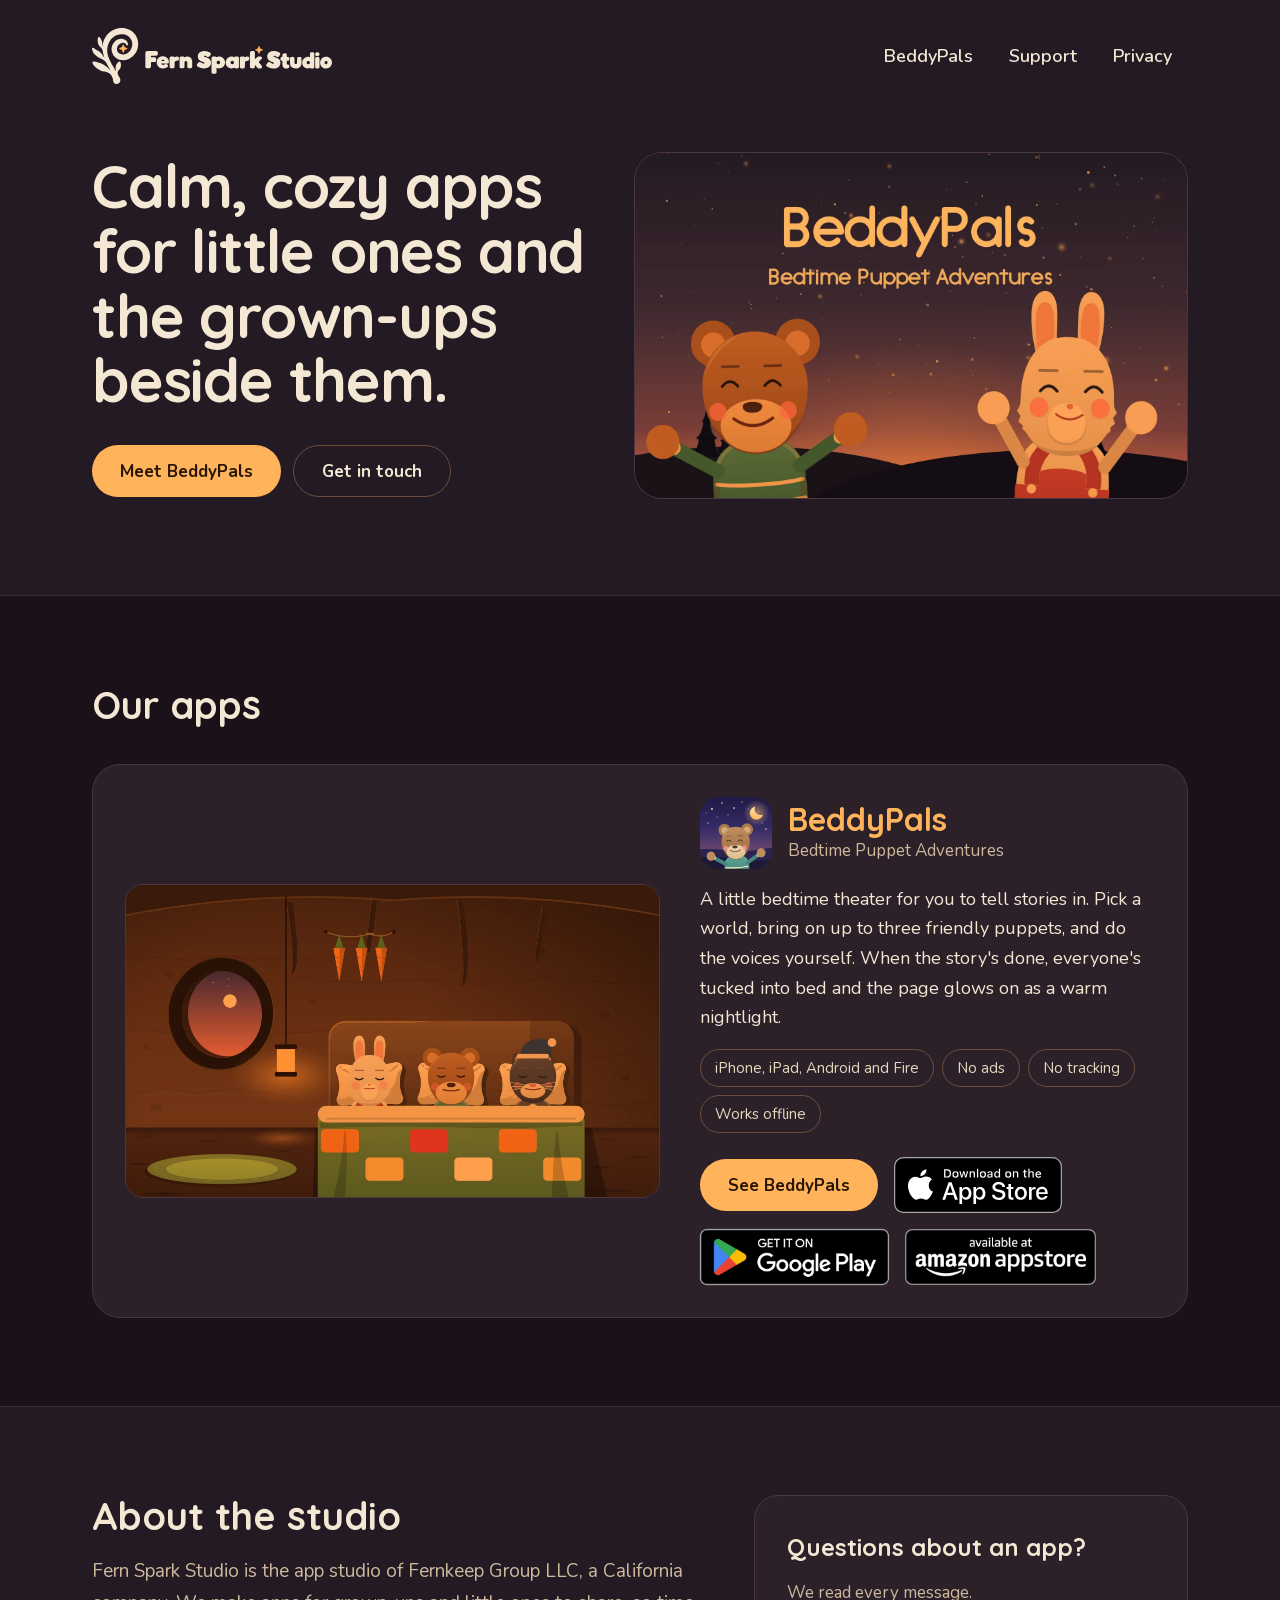
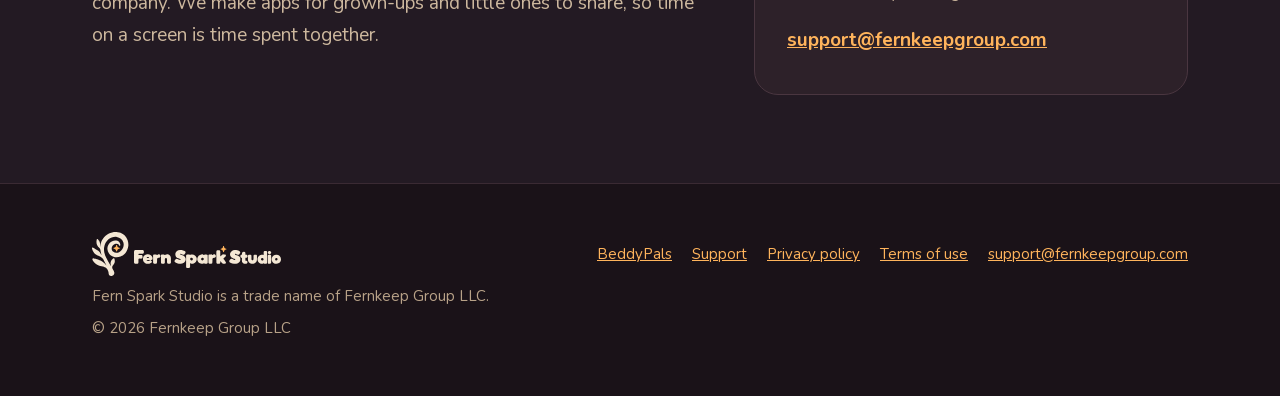
<file: index.html>
<!doctype html>
<html lang="en">
<head>
<meta charset="utf-8">
<meta name="viewport" content="width=device-width, initial-scale=1">
<title>Fern Spark Studio: Home</title>
<meta name="description" content="Fern Spark Studio makes calm, cozy apps for little ones and the grown-ups beside them.">
<meta property="og:type" content="website">
<meta property="og:site_name" content="Fern Spark Studio">
<meta property="og:title" content="Fern Spark Studio: Home">
<meta property="og:description" content="Fern Spark Studio makes calm, cozy apps for little ones and the grown-ups beside them.">
<meta property="og:url" content="https://fernkeepgroup.com/">
<meta property="og:image" content="https://fernkeepgroup.com/images/splash-art-2.png">
<meta property="og:image:width" content="1600">
<meta property="og:image:height" content="1000">
<meta property="og:image:alt" content="BeddyPals: the Sleepy Bear and Little Rabbit cheering under a starry sky">
<meta name="twitter:card" content="summary_large_image">
<meta name="twitter:title" content="Fern Spark Studio: Home">
<meta name="twitter:description" content="Fern Spark Studio makes calm, cozy apps for little ones and the grown-ups beside them.">
<meta name="twitter:image" content="https://fernkeepgroup.com/images/splash-art-2.png">
<link rel="icon" href="images/favicon-32.png" sizes="32x32" type="image/png">
<link rel="icon" href="images/favicon.svg" type="image/svg+xml">
<link rel="apple-touch-icon" href="images/apple-touch-icon.png">
<link rel="stylesheet" href="fonts/fonts.css">
<style>
body{margin:0;background:#231A23}
*,*::before,*::after{box-sizing:border-box}
a{color:#FFB45C}a:hover{color:#FFD39E}
@media (max-width:600px){h1,h2,h3{text-wrap:balance}p,li{text-wrap:pretty}.nw{white-space:nowrap}}
</style>
</head>
<body>
<div style="font-family: 'Nunito', 'Trebuchet MS', sans-serif; color: #F4E7D4; background: #231A23; font-size: 18px; line-height: 1.6">

<header style="max-width: 1160px; margin: 0 auto; padding: 28px 32px; display: flex; flex-wrap: wrap; align-items: center; justify-content: space-between; gap: 16px 32px">
<a href="index.html" style="font-family: 'Quicksand', 'Trebuchet MS', sans-serif; font-weight: 700; font-size: 26px; letter-spacing: -0.01em; color: #F4E7D4; text-decoration: none; min-height: 44px; display: flex; align-items: center"><img src="images/fernspark-dark-horizontal.svg" width="240" height="56" alt="Fern Spark Studio" style="display: block; height: 56px; width: auto"></a>
<nav aria-label="Main" style="display: flex; flex-wrap: wrap; gap: 4px">
<a href="beddypals.html" style="display: flex; align-items: center; min-height: 44px; padding: 0 16px; border-radius: 999px; color: #F4E7D4; text-decoration: none; font-weight: 600">BeddyPals</a>
<a href="support.html" style="display: flex; align-items: center; min-height: 44px; padding: 0 16px; border-radius: 999px; color: #F4E7D4; text-decoration: none; font-weight: 600">Support</a>
<a href="privacy.html" style="display: flex; align-items: center; min-height: 44px; padding: 0 16px; border-radius: 999px; color: #F4E7D4; text-decoration: none; font-weight: 600">Privacy</a>
</nav>
</header>

<section style="max-width: 1160px; margin: 0 auto; padding: 40px 32px 96px; display: flex; flex-wrap: wrap; align-items: center; gap: 48px">
<div style="flex: 1 1 420px; min-width: 0; display: flex; flex-direction: column; gap: 24px">
<h1 style="margin: 0; font-family: 'Quicksand', 'Trebuchet MS', sans-serif; font-weight: 700; font-size: clamp(34px, min(9.6vw, 40px) + max(0px, 5vw - 40px), 60px); line-height: 1.08; letter-spacing: -0.02em; color: #F4E7D4">Calm, cozy apps for little ones and the <span class="nw">grown-ups</span> beside them.</h1>
<div style="display: flex; flex-wrap: wrap; gap: 12px; padding-top: 8px">
<a href="beddypals.html" style="display: inline-flex; align-items: center; min-height: 52px; padding: 0 28px; border-radius: 999px; background: #FFB45C; color: #2A1606; font-weight: 700; font-size: 17px; text-decoration: none">Meet BeddyPals</a>
<a href="support.html" style="display: inline-flex; align-items: center; min-height: 52px; padding: 0 28px; border-radius: 999px; border: 1.5px solid #6B4E3A; color: #F4E7D4; font-weight: 700; font-size: 17px; text-decoration: none">Get in touch</a>
</div>
</div>
<div style="flex: 1 1 480px; min-width: 0">
<img src="images/splash-art.webp" width="1600" height="1000" alt="BeddyPals: the Sleepy Bear and Little Rabbit cheering under a starry sky" style="display: block; width: 100%; height: auto; border-radius: 28px; border: 1px solid #4A3640">
</div>
</section>

<section id="apps" style="background: #1A1218; border-top: 1px solid #3A2A33; border-bottom: 1px solid #3A2A33">
<div style="max-width: 1160px; margin: 0 auto; padding: 88px 32px; display: flex; flex-direction: column; gap: 36px">
<h2 style="margin: 0; font-family: 'Quicksand', 'Trebuchet MS', sans-serif; font-weight: 700; font-size: min(38px, max(30px, 8.6vw)); line-height: 1.15; color: #F4E7D4">Our apps</h2>
<article style="display: flex; flex-wrap: wrap; align-items: center; gap: 40px; padding: 32px; background: #2D2129; border: 1px solid #4A3640; border-radius: 28px">
<div style="flex: 1 1 440px; min-width: 0">
<img src="images/06-goodnight.webp" width="1024" height="600" alt="BeddyPals goodnight scene: the Little Rabbit, Little Kitten and Sleepy Bear tucked into bed under a patchwork blanket" style="display: block; width: 100%; height: auto; border-radius: 18px; border: 1px solid #4A3640">
</div>
<div style="flex: 1 1 360px; min-width: 0; display: flex; flex-direction: column; gap: 16px">
<div style="display: flex; align-items: center; gap: 16px">
<img src="images/beddypals-icon.webp" width="512" height="512" alt="BeddyPals app icon" style="display: block; width: 72px; height: 72px; border-radius: 18px">
<div style="display: flex; flex-direction: column">
<h3 style="margin: 0; font-family: 'Quicksand', 'Trebuchet MS', sans-serif; font-weight: 700; font-size: 32px; line-height: 1.15; color: #FFB45C">BeddyPals</h3>
<p style="margin: 0; font-size: 17px; color: #CDB89E">Bedtime Puppet Adventures</p>
</div>
</div>
<p style="margin: 0; font-size: 18px; line-height: 1.65; color: #F4E7D4">A little bedtime theater for you to tell stories in. Pick a world, bring on up to three friendly puppets, and do the voices yourself. When the story's done, everyone's tucked into bed and the page glows on as a warm nightlight.</p>
<div style="display: flex; flex-wrap: wrap; gap: 8px">
<span style="padding: 6px 14px; border-radius: 999px; border: 1px solid #6B4E3A; font-size: 15px; color: #E8D6BD">iPhone, iPad, Android and Fire</span>
<span style="padding: 6px 14px; border-radius: 999px; border: 1px solid #6B4E3A; font-size: 15px; color: #E8D6BD">No ads</span>
<span style="padding: 6px 14px; border-radius: 999px; border: 1px solid #6B4E3A; font-size: 15px; color: #E8D6BD">No tracking</span>
<span style="padding: 6px 14px; border-radius: 999px; border: 1px solid #6B4E3A; font-size: 15px; color: #E8D6BD">Works offline</span>
</div>
<div style="display: flex; flex-wrap: wrap; align-items: center; gap: 16px; padding-top: 8px">
<a href="beddypals.html" style="display: inline-flex; align-items: center; min-height: 52px; padding: 0 28px; border-radius: 999px; background: #FFB45C; color: #2A1606; font-weight: 700; font-size: 17px; text-decoration: none">See BeddyPals</a>
<!-- studio:stores-badges -->
<a href="https://apps.apple.com/us/app/beddypals/id6822966808" style="display: inline-flex; border-radius: 10px"><img src="images/app-store-badge.svg" width="168" height="56" alt="Download on the App Store" style="display: block; height: 56px; width: auto"></a>
<a href="https://play.google.com/store/apps/details?id=com.fernkeep.beddypals" style="display: inline-flex; border-radius: 10px"><img src="images/google-play-badge.png" width="216" height="84" alt="Get it on Google Play" style="display: block; height: 84px; width: auto; margin: -14px"></a>
<a href="https://www.amazon.com/dp/B0HN4PJKD9" style="display: inline-flex; border-radius: 10px"><img src="images/amazon-appstore-badge.png" width="191" height="56" alt="Available at Amazon Appstore" style="display: block; height: 56px; width: auto"></a>
<!-- /studio:stores-badges -->
</div>
</div>
</article>
</div>
</section>

<section style="max-width: 1160px; margin: 0 auto; padding: 88px 32px; display: flex; flex-wrap: wrap; gap: 48px; align-items: flex-start">
<div style="flex: 1 1 520px; min-width: 0; display: flex; flex-direction: column; gap: 16px">
<h2 style="margin: 0; font-family: 'Quicksand', 'Trebuchet MS', sans-serif; font-weight: 700; font-size: min(38px, max(30px, 8.6vw)); line-height: 1.15; color: #F4E7D4">About the studio</h2>
<p style="margin: 0; font-size: 19px; line-height: 1.7; color: #CDB89E">Fern Spark Studio is the app studio of Fernkeep Group LLC, a California company. We make apps for <span class="nw">grown-ups</span> and little ones to share, so time on a screen is time spent together.</p>
</div>
<div style="flex: 1 1 340px; min-width: 0; padding: 32px; background: #2D2129; border: 1px solid #4A3640; border-radius: 24px; display: flex; flex-direction: column; gap: 12px">
<h3 style="margin: 0; font-family: 'Quicksand', 'Trebuchet MS', sans-serif; font-weight: 700; font-size: 24px; color: #F4E7D4">Questions about an app?</h3>
<p style="margin: 0; font-size: 17px; color: #CDB89E">We read every message.</p>
<a href="mailto:support@fernkeepgroup.com" style="font-weight: 700; font-size: 19px; min-height: 44px; display: flex; align-items: center">support@fernkeepgroup.com</a>
</div>
</section>

<footer style="background: #1A1218; border-top: 1px solid #3A2A33">
<div style="max-width: 1160px; margin: 0 auto; padding: 48px 32px 56px; display: flex; flex-wrap: wrap; justify-content: space-between; gap: 32px">
<div style="display: flex; flex-direction: column; gap: 8px; max-width: 460px">
<img src="images/fernspark-dark-horizontal.svg" width="189" height="44" alt="Fern Spark Studio" style="display: block; height: 44px; width: auto; align-self: flex-start">
<p style="margin: 0; font-size: 15px; color: #B8A288">Fern Spark Studio is a trade name of Fernkeep Group LLC.</p>
<p style="margin: 0; font-size: 15px; color: #B8A288">© 2026 Fernkeep Group LLC</p>
</div>
<nav aria-label="Footer" style="display: flex; flex-wrap: wrap; gap: 4px 20px; align-items: flex-start">
<a href="beddypals.html" style="font-size: 15px; min-height: 44px; display: flex; align-items: center">BeddyPals</a>
<a href="support.html" style="font-size: 15px; min-height: 44px; display: flex; align-items: center">Support</a>
<a href="privacy.html" style="font-size: 15px; min-height: 44px; display: flex; align-items: center">Privacy policy</a>
<a href="terms.html" style="font-size: 15px; min-height: 44px; display: flex; align-items: center">Terms of use</a>
<a href="mailto:support@fernkeepgroup.com" style="font-size: 15px; min-height: 44px; display: flex; align-items: center">support@fernkeepgroup.com</a>
</nav>
</div>
</footer>

</div>
</body>
</html>
</file>
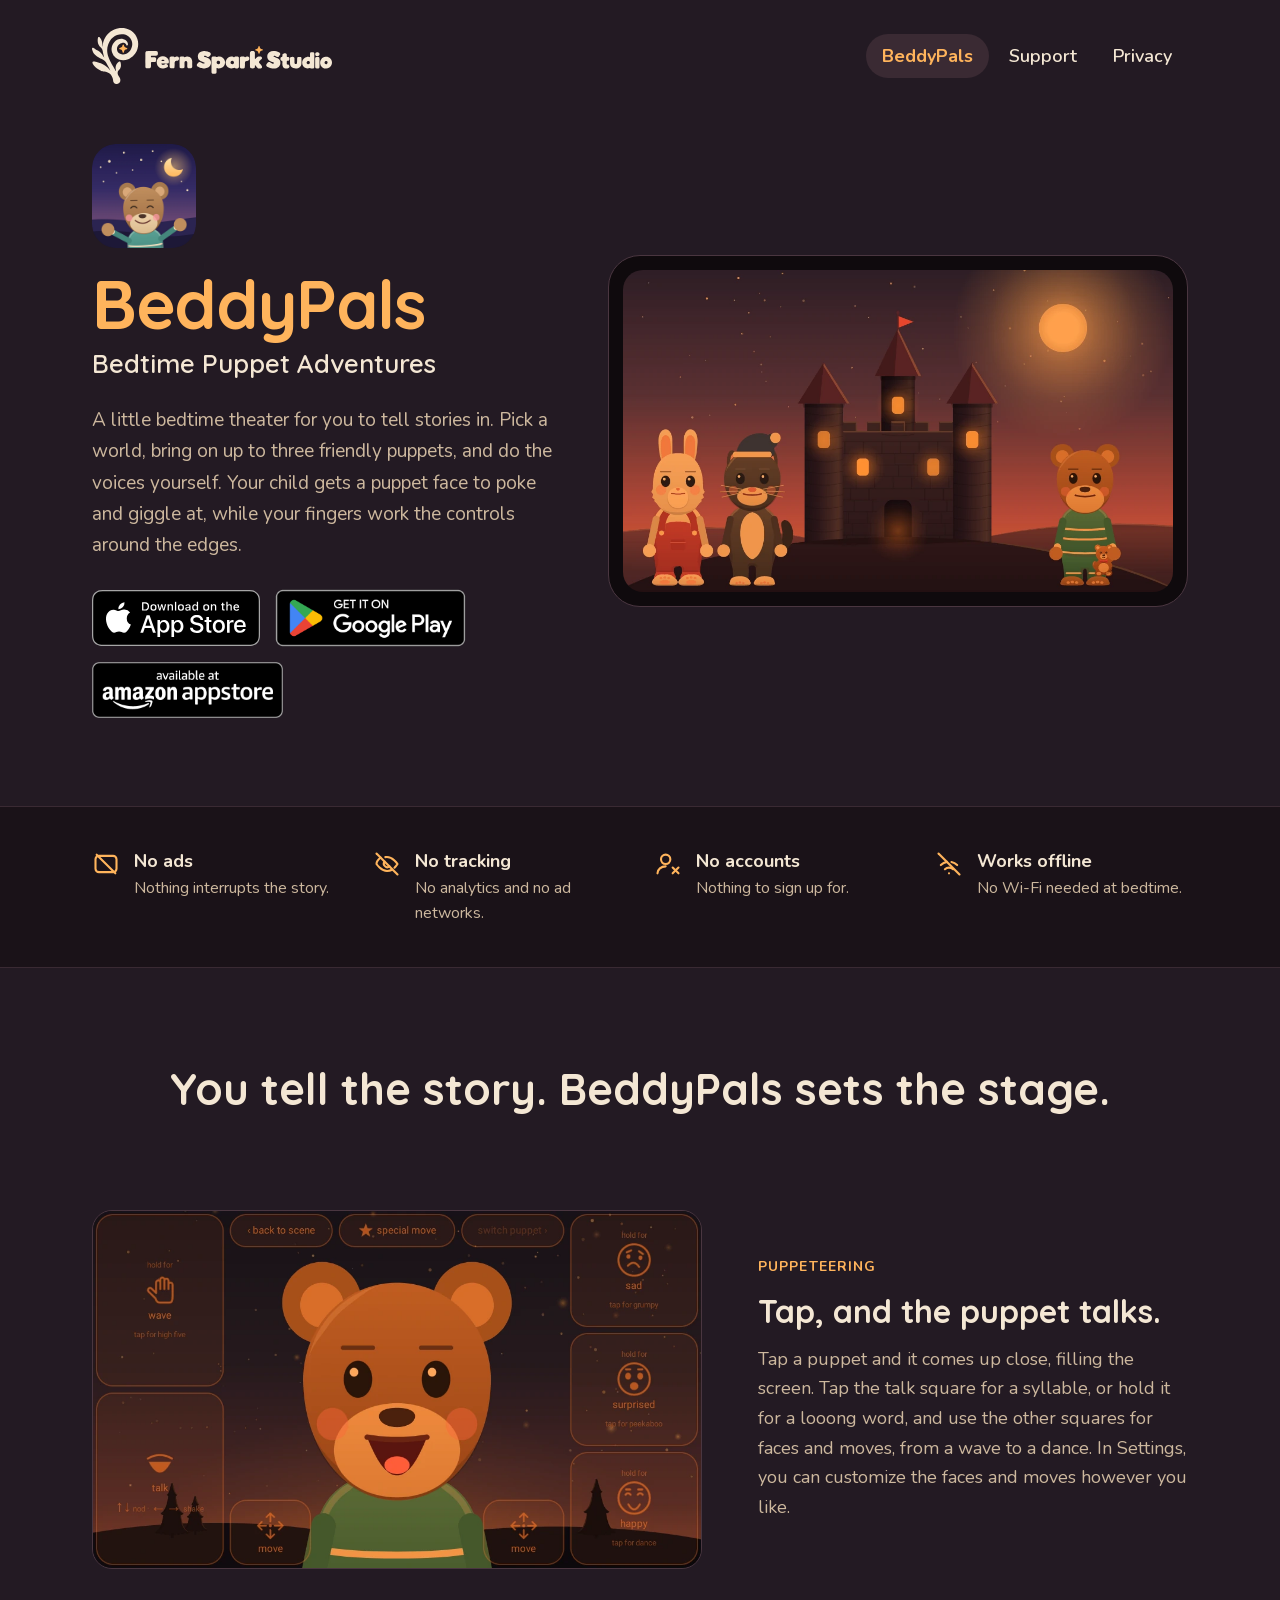
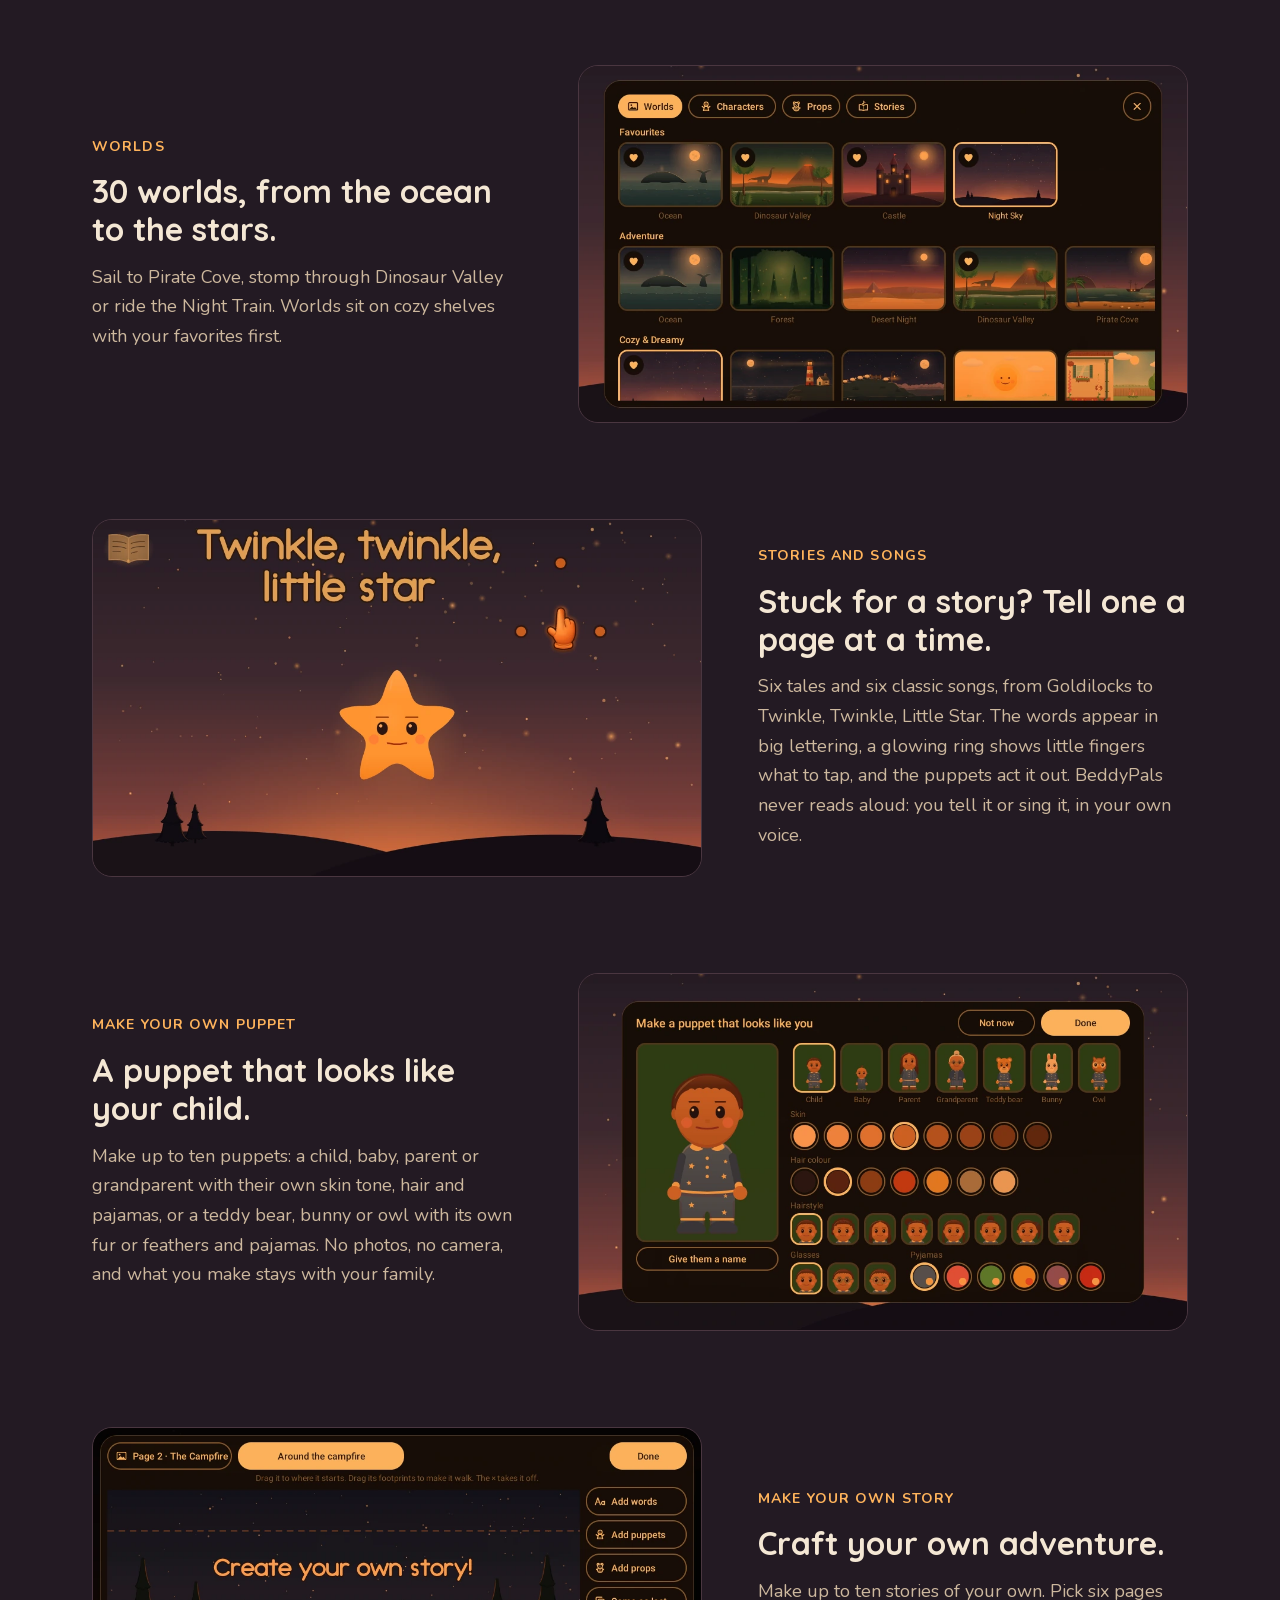
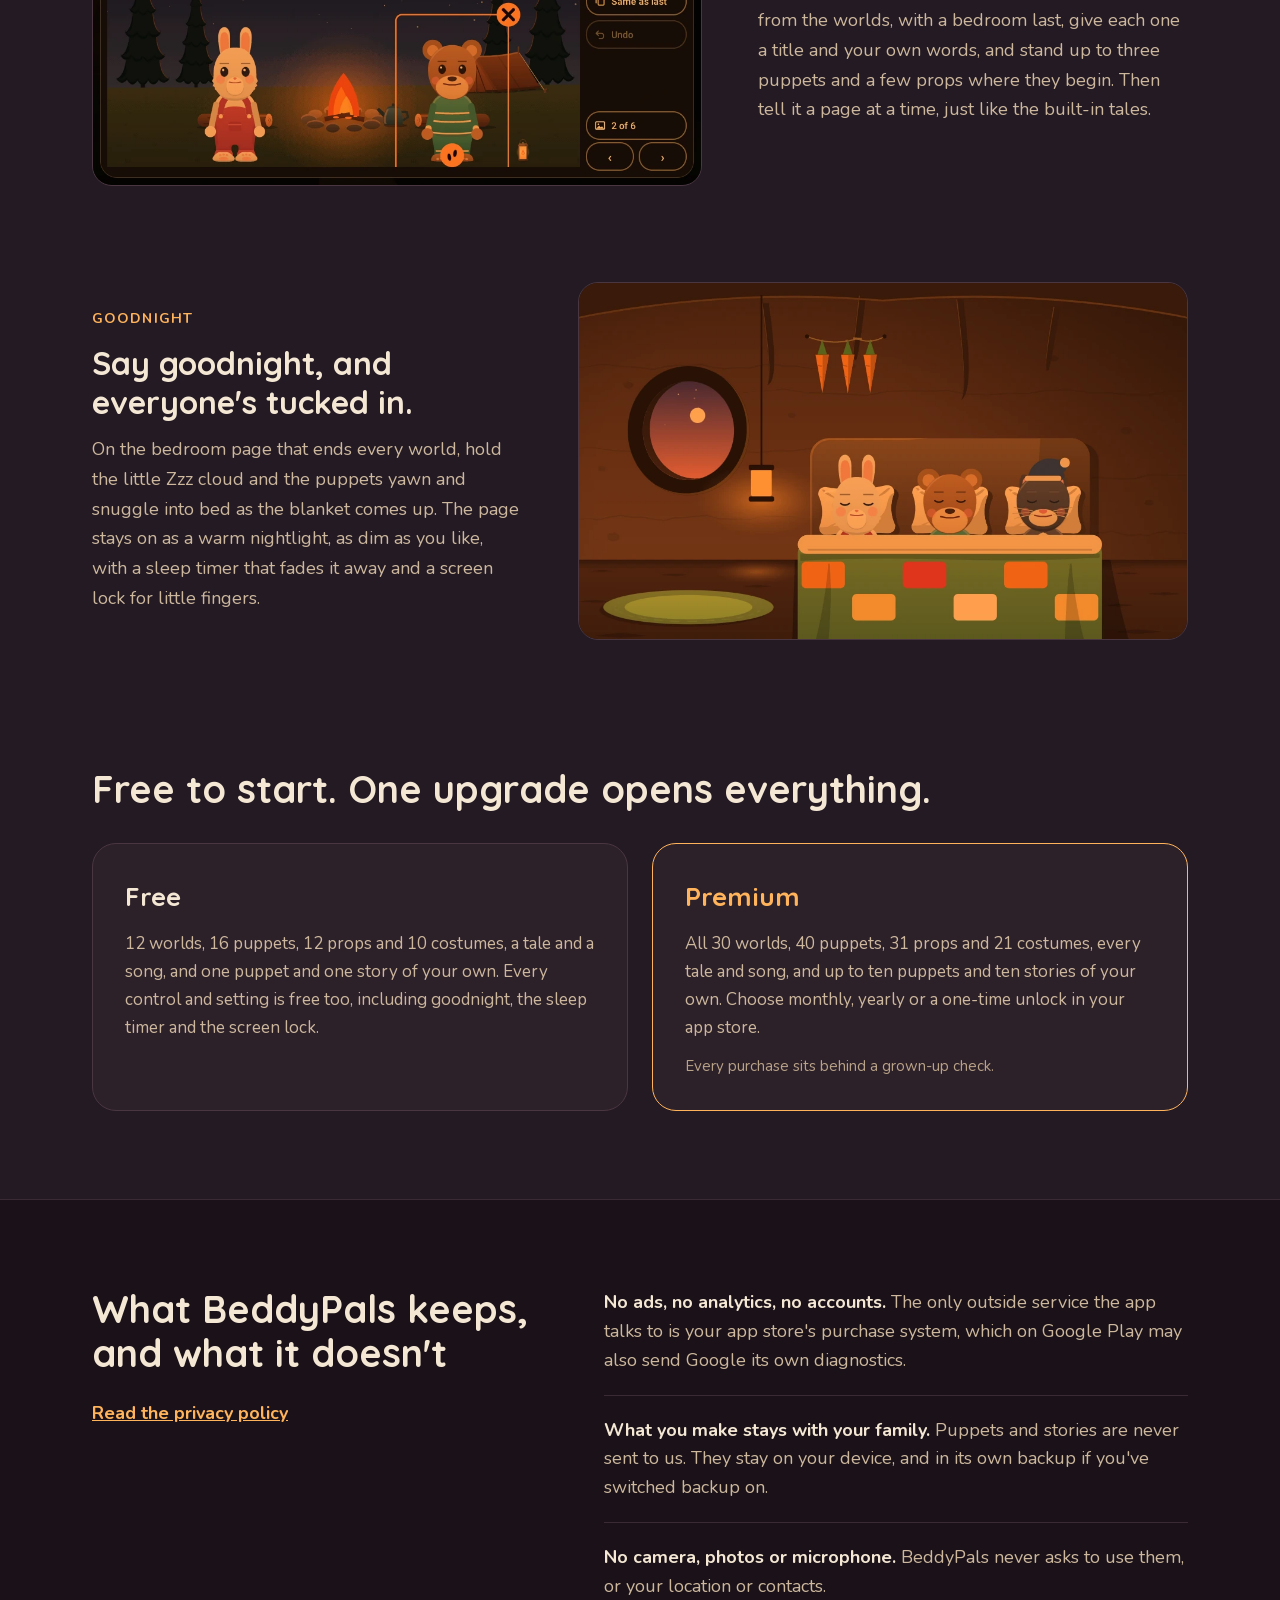
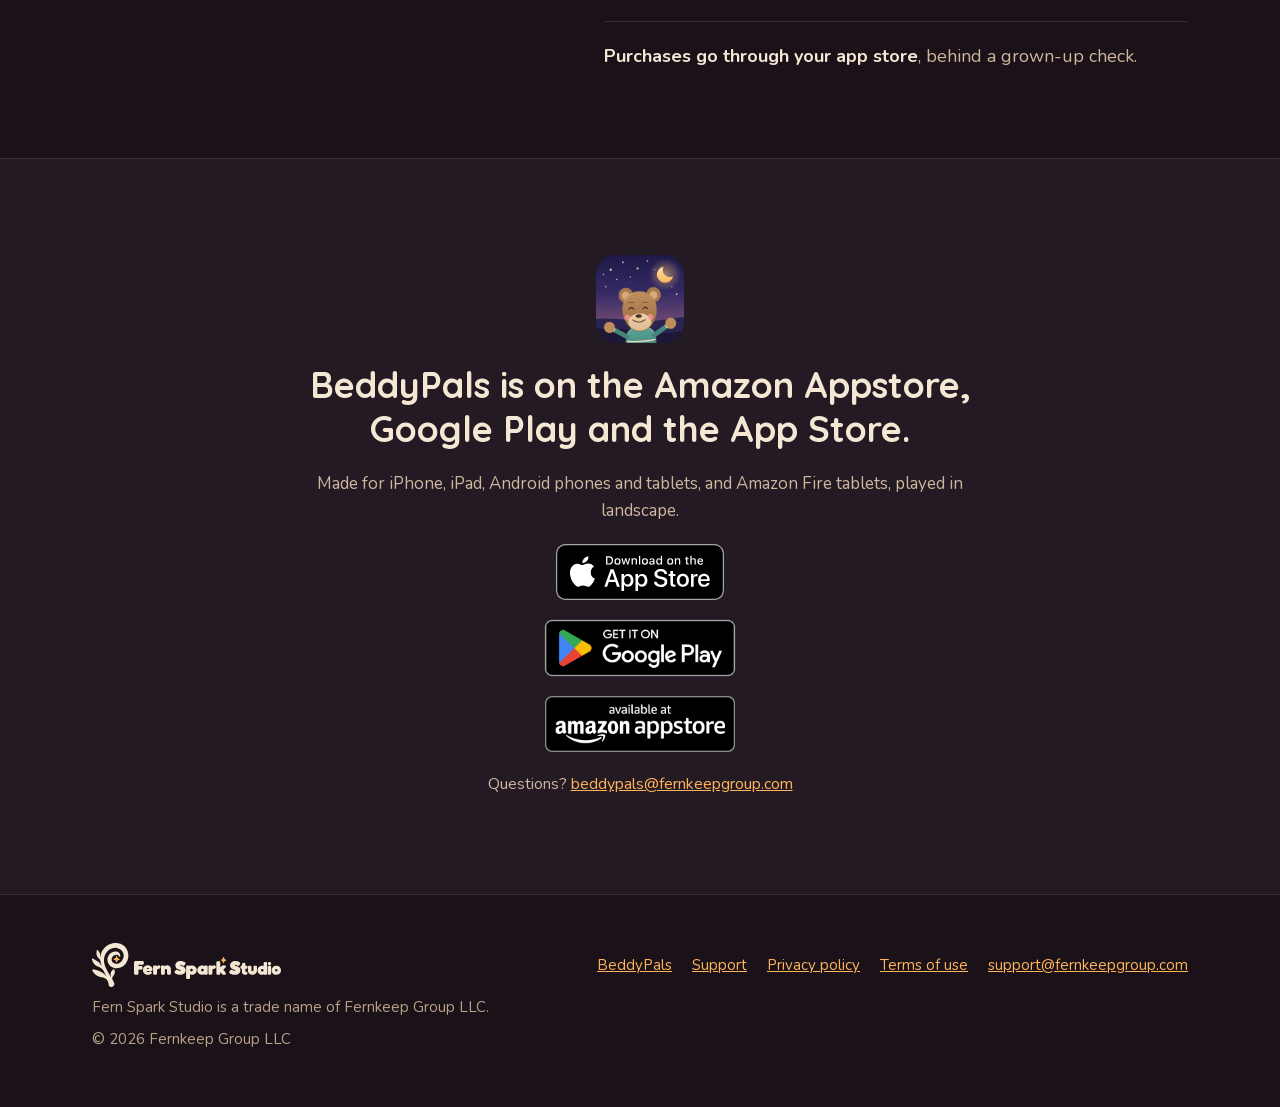
<file: beddypals/index.html>
<!doctype html>
<html lang="en">
<head>
<meta charset="utf-8">
<meta name="viewport" content="width=device-width, initial-scale=1">
<title>BeddyPals</title>
<!-- This address is used by the BeddyPals apps and store listings; the page itself lives at /beddypals.html. -->
<meta http-equiv="refresh" content="0; url=/beddypals.html">
<link rel="canonical" href="https://fernkeepgroup.com/beddypals.html">
<meta name="robots" content="noindex">
<style>body{margin:0;background:#231A23;color:#F4E7D4;font-family:'Nunito','Trebuchet MS',sans-serif}a{color:#FFB45C}</style>
</head>
<body>
<p style="padding: 32px; font-size: 18px">Taking you to <a href="/beddypals.html">BeddyPals</a>.</p>
<script>location.replace("/beddypals.html" + location.hash);</script>
</body>
</html>
</file>
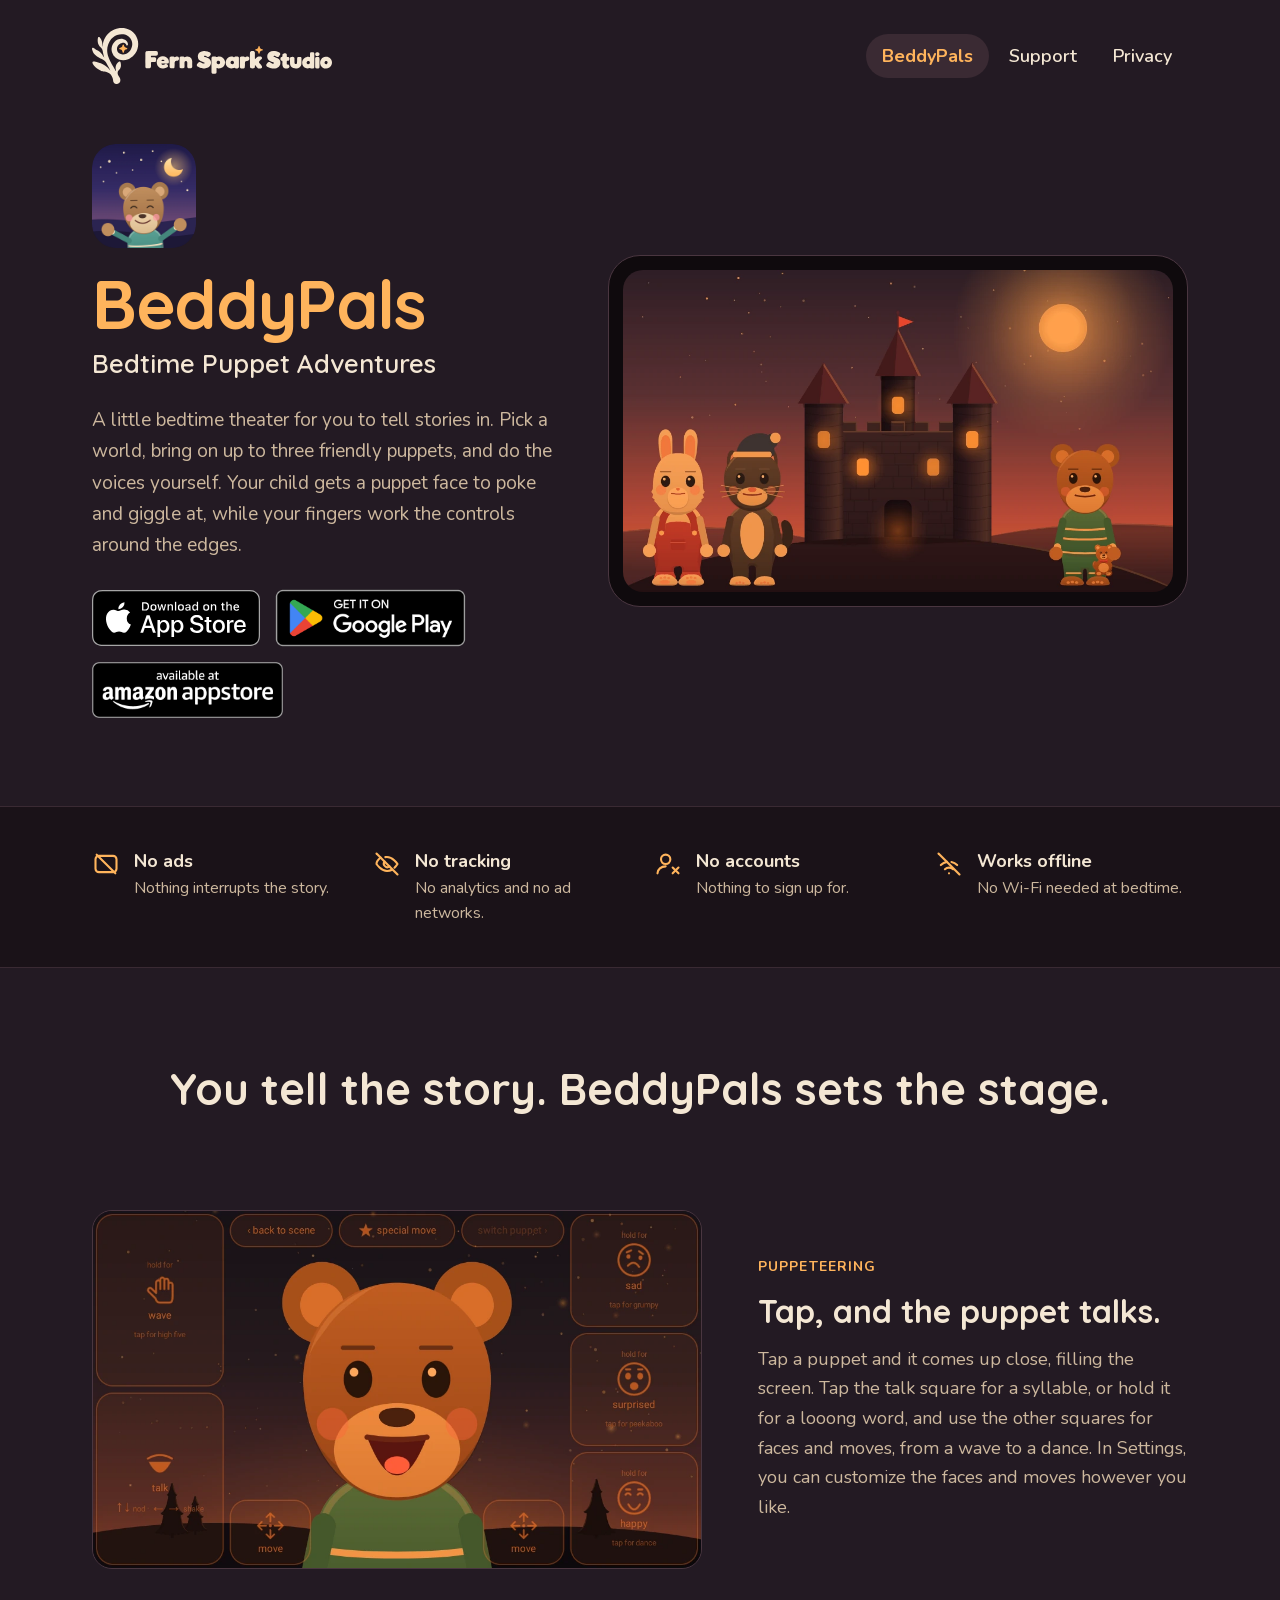
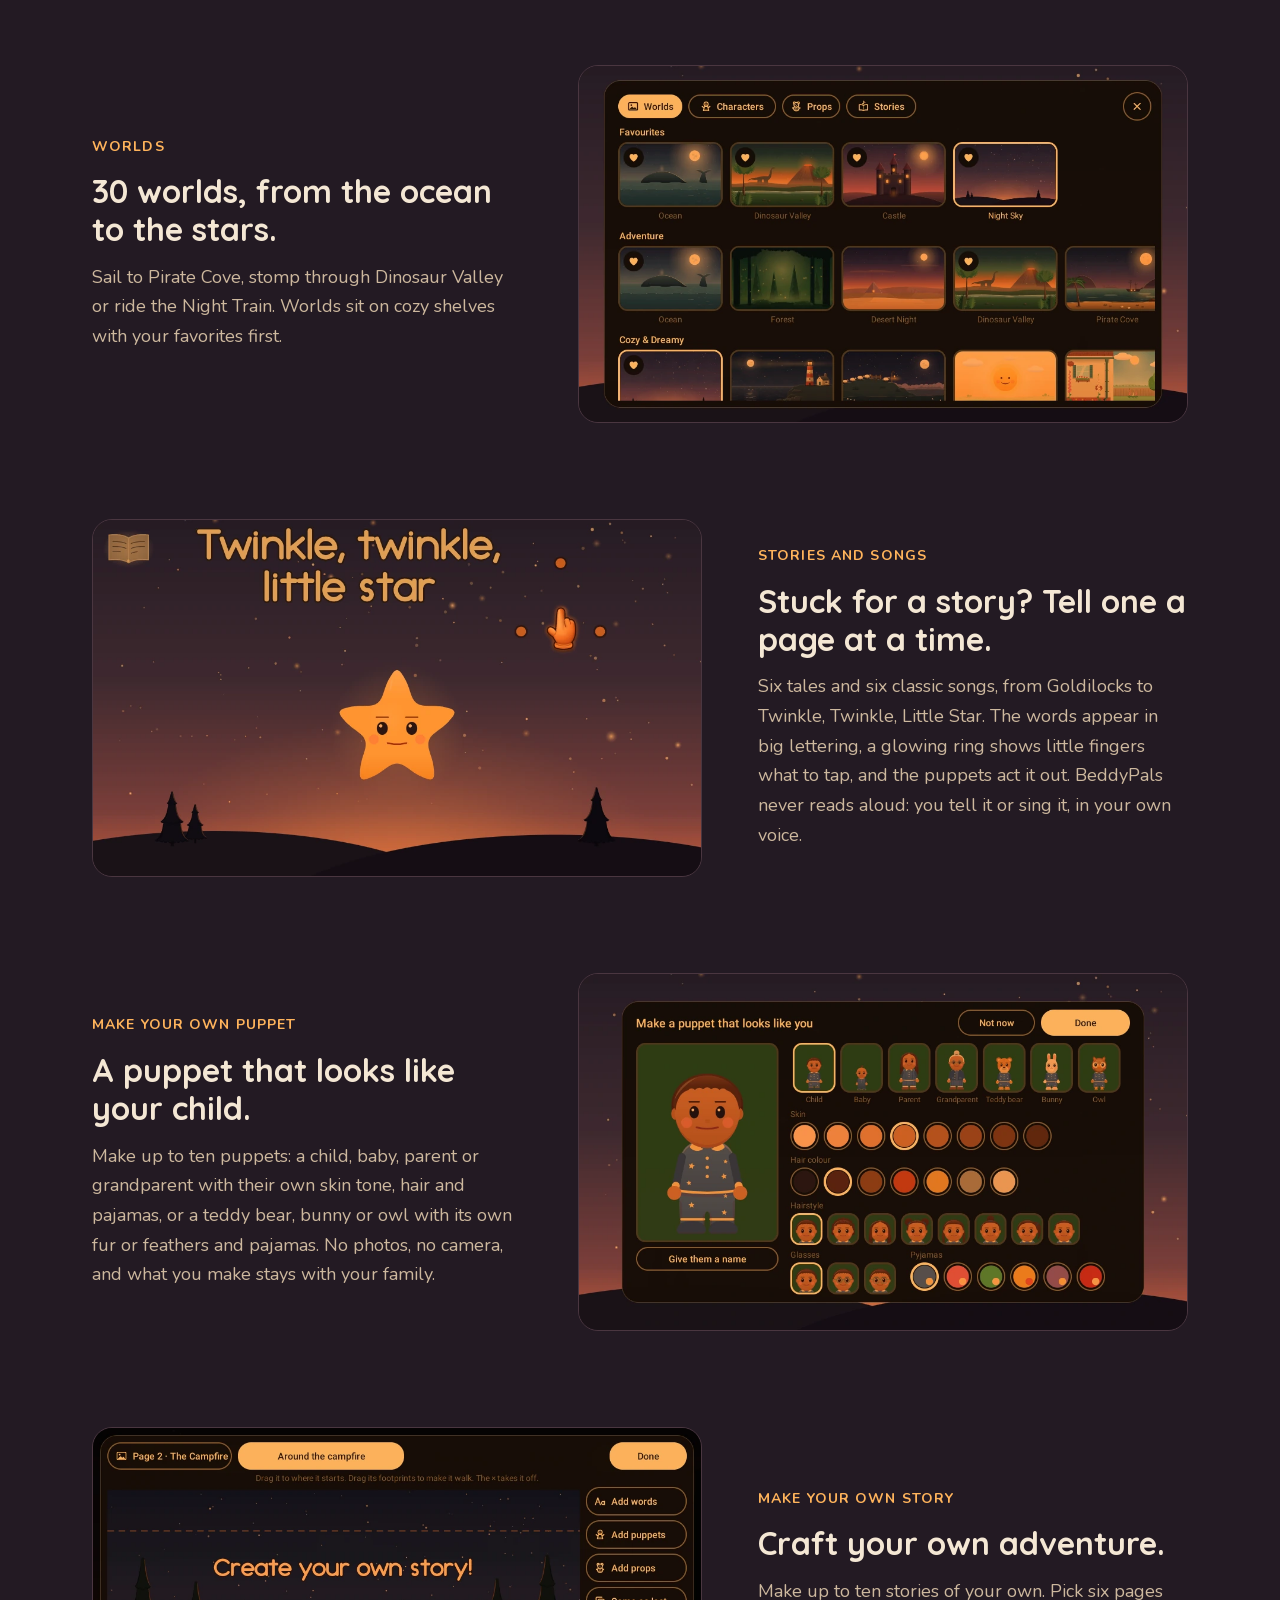
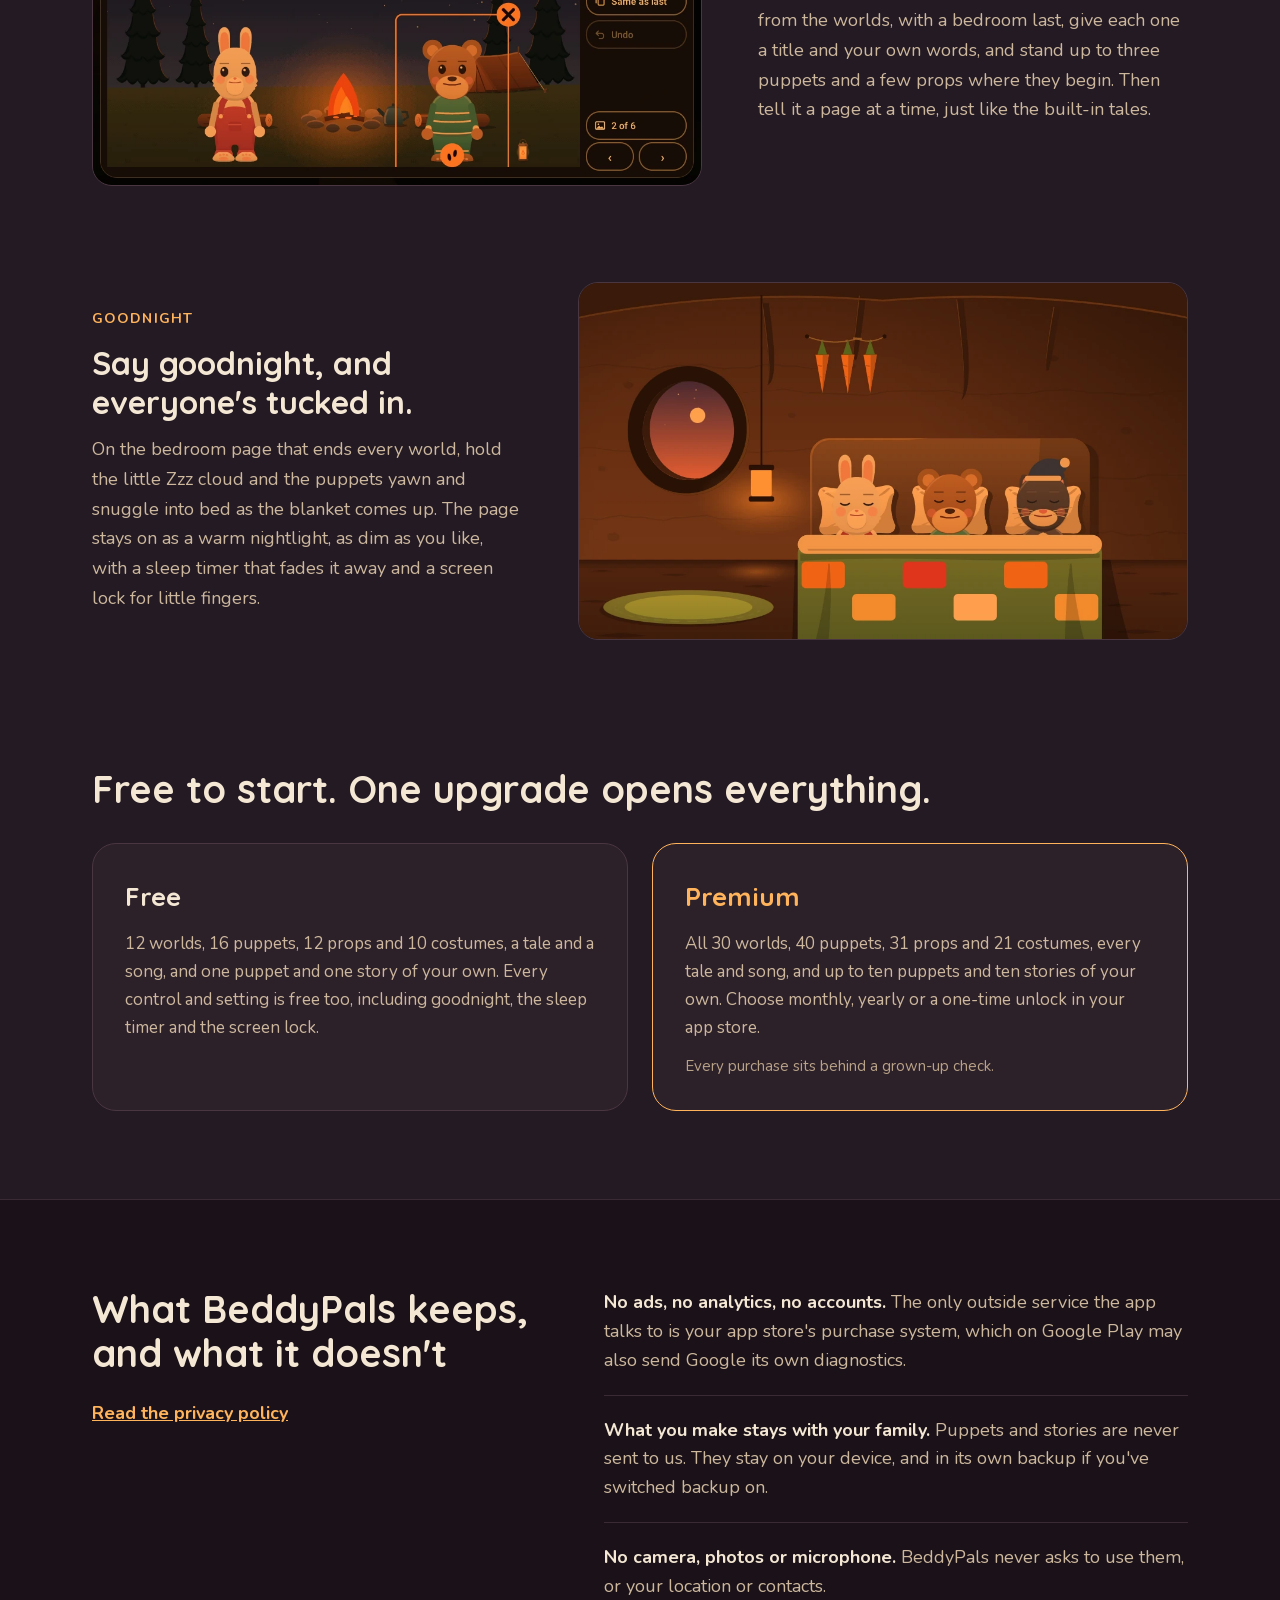
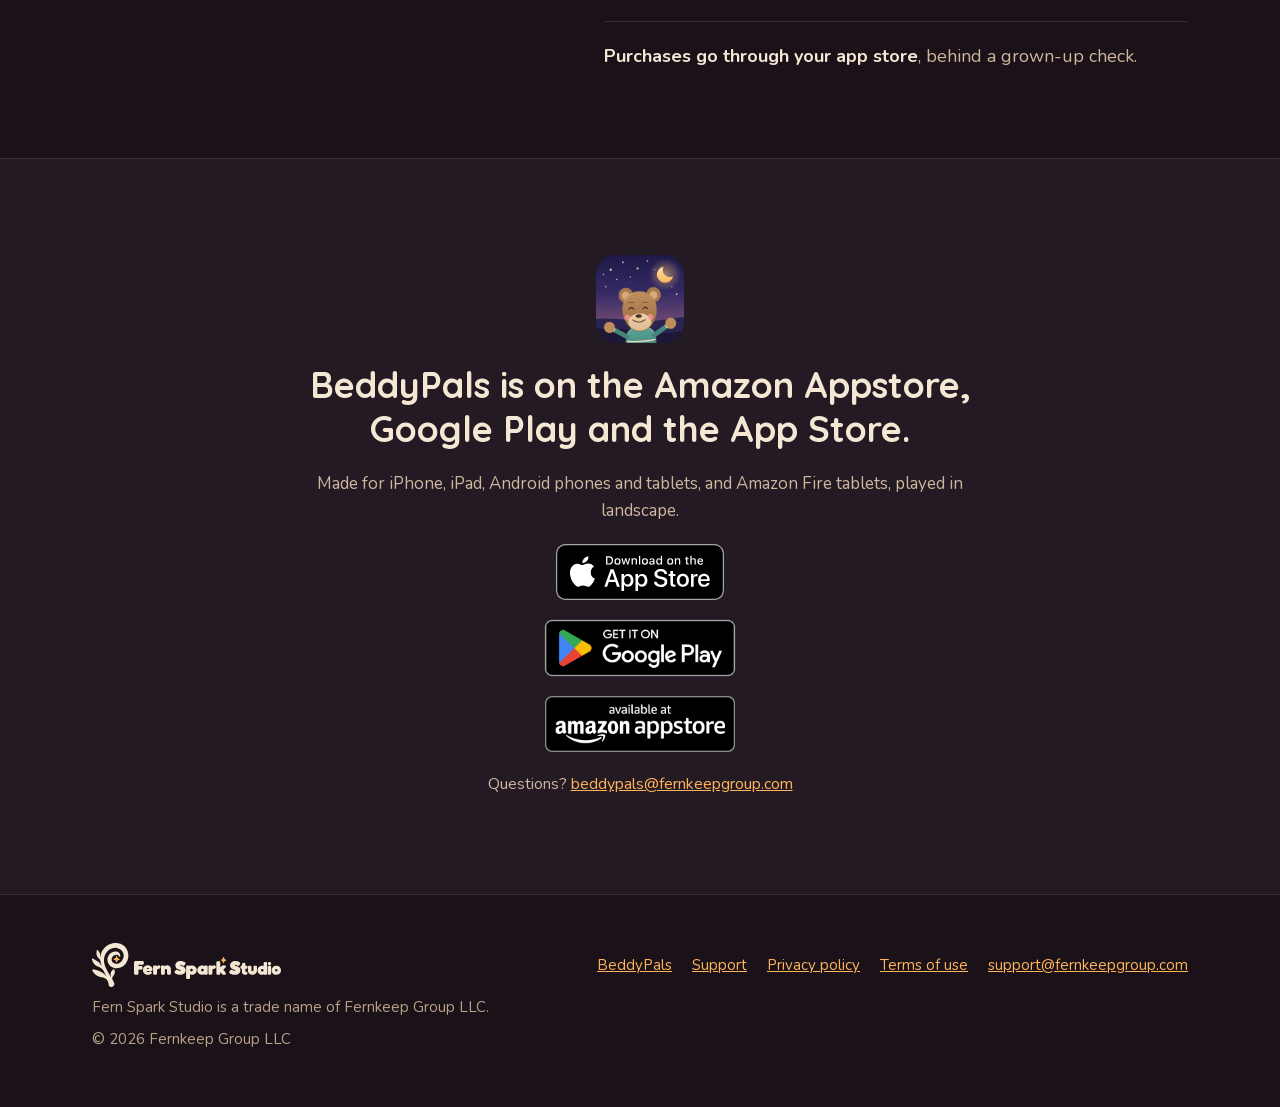
<file: beddypals.html>
<!doctype html>
<html lang="en">
<head>
<meta charset="utf-8">
<meta name="viewport" content="width=device-width, initial-scale=1">
<title>BeddyPals: Bedtime Puppet Adventures</title>
<meta name="description" content="A little bedtime theater for you to tell stories in. Pick a world, bring on up to three friendly puppets, and do the voices yourself.">
<meta property="og:type" content="website">
<meta property="og:site_name" content="Fern Spark Studio">
<meta property="og:title" content="BeddyPals: Bedtime Puppet Adventures">
<meta property="og:description" content="A little bedtime theater for you to tell stories in. Pick a world, bring on up to three friendly puppets, and do the voices yourself.">
<meta property="og:url" content="https://fernkeepgroup.com/beddypals.html">
<meta property="og:image" content="https://fernkeepgroup.com/images/splash-art-2.png">
<meta property="og:image:width" content="1600">
<meta property="og:image:height" content="1000">
<meta property="og:image:alt" content="BeddyPals: the Sleepy Bear and Little Rabbit cheering under a starry sky">
<meta name="twitter:card" content="summary_large_image">
<meta name="twitter:title" content="BeddyPals: Bedtime Puppet Adventures">
<meta name="twitter:description" content="A little bedtime theater for you to tell stories in. Pick a world, bring on up to three friendly puppets, and do the voices yourself.">
<meta name="twitter:image" content="https://fernkeepgroup.com/images/splash-art-2.png">
<link rel="icon" href="images/favicon-32.png" sizes="32x32" type="image/png">
<link rel="icon" href="images/favicon.svg" type="image/svg+xml">
<link rel="apple-touch-icon" href="images/apple-touch-icon.png">
<link rel="stylesheet" href="fonts/fonts.css">
<style>
body{margin:0;background:#231A23}
*,*::before,*::after{box-sizing:border-box}
a{color:#FFB45C}a:hover{color:#FFD39E}
@media (max-width:600px){h1,h2,h3{text-wrap:balance}p,li{text-wrap:pretty}.nw{white-space:nowrap}.s{display:inline-block}.badges{justify-content:center}}
</style>
</head>
<body>
<div style="font-family: 'Nunito', 'Trebuchet MS', sans-serif; color: #F4E7D4; background: #231A23; font-size: 18px; line-height: 1.6">

<header style="max-width: 1160px; margin: 0 auto; padding: 28px 32px; display: flex; flex-wrap: wrap; align-items: center; justify-content: space-between; gap: 16px 32px">
<a href="index.html" style="font-family: 'Quicksand', 'Trebuchet MS', sans-serif; font-weight: 700; font-size: 26px; letter-spacing: -0.01em; color: #F4E7D4; text-decoration: none; min-height: 44px; display: flex; align-items: center"><img src="images/fernspark-dark-horizontal.svg" width="240" height="56" alt="Fern Spark Studio" style="display: block; height: 56px; width: auto"></a>
<nav aria-label="Main" style="display: flex; flex-wrap: wrap; gap: 4px">
<a href="beddypals.html" aria-current="page" style="display: flex; align-items: center; min-height: 44px; padding: 0 16px; border-radius: 999px; background: #3A2A33; color: #FFB45C; text-decoration: none; font-weight: 700">BeddyPals</a>
<a href="support.html" style="display: flex; align-items: center; min-height: 44px; padding: 0 16px; border-radius: 999px; color: #F4E7D4; text-decoration: none; font-weight: 600">Support</a>
<a href="privacy.html" style="display: flex; align-items: center; min-height: 44px; padding: 0 16px; border-radius: 999px; color: #F4E7D4; text-decoration: none; font-weight: 600">Privacy</a>
</nav>
</header>

<section style="max-width: 1160px; margin: 0 auto; padding: 32px 32px 88px; display: flex; flex-wrap: wrap; align-items: center; gap: 56px">
<div style="flex: 1 1 400px; min-width: 0; display: flex; flex-direction: column; gap: 20px">
<img src="images/beddypals-icon.webp" width="512" height="512" alt="BeddyPals app icon: the Sleepy Bear under a crescent moon" style="display: block; width: 104px; height: 104px; border-radius: 24px">
<div style="display: flex; flex-direction: column; gap: 4px">
<h1 style="margin: 0; font-family: 'Quicksand', 'Trebuchet MS', sans-serif; font-weight: 700; font-size: clamp(48px, 6vw, 68px); line-height: 1.05; letter-spacing: -0.02em; color: #FFB45C">BeddyPals</h1>
<p style="margin: 0; font-family: 'Quicksand', 'Trebuchet MS', sans-serif; font-weight: 600; font-size: 26px; color: #F4E7D4">Bedtime Puppet Adventures</p>
</div>
<p style="margin: 0; font-size: 19px; line-height: 1.65; color: #CDB89E; max-width: 520px">A little bedtime theater for you to tell stories in. Pick a world, bring on up to three friendly puppets, and do the voices yourself. Your child gets a puppet face to poke and giggle at, while your fingers work the controls around the edges.</p>
<div class="badges" style="display: flex; flex-wrap: wrap; align-items: center; gap: 16px; padding-top: 8px">
<!-- studio:stores-badges -->
<a href="https://apps.apple.com/us/app/beddypals/id6822966808" style="display: inline-flex; border-radius: 10px"><img src="images/app-store-badge.svg" width="168" height="56" alt="Download on the App Store" style="display: block; height: 56px; width: auto"></a>
<a href="https://play.google.com/store/apps/details?id=com.fernkeep.beddypals" style="display: inline-flex; border-radius: 10px"><img src="images/google-play-badge.png" width="216" height="84" alt="Get it on Google Play" style="display: block; height: 84px; width: auto; margin: -14px"></a>
<a href="https://www.amazon.com/dp/B0HN4PJKD9" style="display: inline-flex; border-radius: 10px"><img src="images/amazon-appstore-badge.png" width="191" height="56" alt="Available at Amazon Appstore" style="display: block; height: 56px; width: auto"></a>
<!-- /studio:stores-badges -->
</div>
</div>
<div style="flex: 1 1 520px; min-width: 0">
<div style="padding: 14px; background: #0F0A0D; border: 1px solid #4A3640; border-radius: 32px">
<img src="images/01-home.webp" width="1024" height="600" alt="BeddyPals on a tablet: the Little Rabbit, the Little Kitten in a nightcap and the Sleepy Bear with a teddy in front of the Castle at dusk" style="display: block; width: 100%; height: auto; border-radius: 20px">
</div>
</div>
</section>

<section aria-label="At a glance" style="background: #1A1218; border-top: 1px solid #3A2A33; border-bottom: 1px solid #3A2A33">
<div style="max-width: 1160px; margin: 0 auto; padding: 40px 32px; display: grid; grid-template-columns: repeat(auto-fit, minmax(220px, 1fr)); gap: 28px">
<div style="display: flex; gap: 14px; align-items: flex-start">
<svg width="28" height="28" viewBox="0 0 24 24" fill="none" stroke="#FFB45C" stroke-width="1.8" stroke-linecap="round" stroke-linejoin="round" aria-hidden="true" style="flex: none; margin-top: 3px"><rect x="3" y="5" width="18" height="14" rx="3"></rect><path d="M4 4l16 16"></path></svg>
<div><p style="margin: 0; font-weight: 700; font-size: 18px; color: #F4E7D4">No ads</p><p style="margin: 0; font-size: 16px; color: #CDB89E">Nothing interrupts the story.</p></div>
</div>
<div style="display: flex; gap: 14px; align-items: flex-start">
<svg width="28" height="28" viewBox="0 0 24 24" fill="none" stroke="#FFB45C" stroke-width="1.8" stroke-linecap="round" stroke-linejoin="round" aria-hidden="true" style="flex: none; margin-top: 3px"><path d="M3 3l18 18"></path><path d="M10.6 6.1A9.6 9.6 0 0 1 12 6c5 0 9 6 9 6a16 16 0 0 1-2.6 3.2"></path><path d="M6.6 6.6C4.4 8.1 3 10.5 3 12c0 0 4 6 9 6a9 9 0 0 0 4.4-1.1"></path><path d="M9.9 9.9a3 3 0 0 0 4.2 4.2"></path></svg>
<div><p style="margin: 0; font-weight: 700; font-size: 18px; color: #F4E7D4">No tracking</p><p style="margin: 0; font-size: 16px; color: #CDB89E">No analytics and no ad networks.</p></div>
</div>
<div style="display: flex; gap: 14px; align-items: flex-start">
<svg width="28" height="28" viewBox="0 0 24 24" fill="none" stroke="#FFB45C" stroke-width="1.8" stroke-linecap="round" stroke-linejoin="round" aria-hidden="true" style="flex: none; margin-top: 3px"><circle cx="10" cy="8" r="4"></circle><path d="M3 20c0-3.3 3.1-6 7-6"></path><path d="M16 15l5 5"></path><path d="M21 15l-5 5"></path></svg>
<div><p style="margin: 0; font-weight: 700; font-size: 18px; color: #F4E7D4">No accounts</p><p style="margin: 0; font-size: 16px; color: #CDB89E">Nothing to sign up for.</p></div>
</div>
<div style="display: flex; gap: 14px; align-items: flex-start">
<svg width="28" height="28" viewBox="0 0 24 24" fill="none" stroke="#FFB45C" stroke-width="1.8" stroke-linecap="round" stroke-linejoin="round" aria-hidden="true" style="flex: none; margin-top: 3px"><path d="M3 3l18 18"></path><path d="M8.5 16.5a5 5 0 0 1 7 0"></path><path d="M5 12.9a10 10 0 0 1 5.2-2.7"></path><path d="M14.1 10.3A10 10 0 0 1 19 12.9"></path><path d="M12 20h.01"></path></svg>
<div><p style="margin: 0; font-weight: 700; font-size: 18px; color: #F4E7D4">Works offline</p><p style="margin: 0; font-size: 16px; color: #CDB89E">No Wi-Fi needed at bedtime.</p></div>
</div>
</div>
</section>

<section style="max-width: 1160px; margin: 0 auto; padding: 96px 32px 40px; display: flex; flex-direction: column; gap: 96px">
<h2 style="margin: 0; font-family: 'Quicksand', 'Trebuchet MS', sans-serif; font-weight: 700; font-size: clamp(32px, 4vw, 44px); line-height: 1.15; color: #F4E7D4; text-align: center"><span class="s">You tell the story.</span> <span class="s">BeddyPals sets the stage.</span></h2>

<div style="display: flex; flex-wrap: wrap; align-items: center; gap: 40px 56px">
<figure style="margin: 0; flex: 1 1 520px; min-width: 0"><img src="images/02-closeup.webp" width="1024" height="600" alt="Close-up of the Sleepy Bear puppet mid-word under a starry sky, with helper squares for the edge controls: wave, talk, sad, surprised and happy" style="display: block; width: 100%; height: auto; border-radius: 20px; border: 1px solid #4A3640"></figure>
<div style="flex: 1 1 340px; min-width: 0; display: flex; flex-direction: column; gap: 14px">
<p style="margin: 0; font-size: 14px; font-weight: 700; letter-spacing: 0.08em; text-transform: uppercase; color: #FFB45C">Puppeteering</p>
<h3 style="margin: 0; font-family: 'Quicksand', 'Trebuchet MS', sans-serif; font-weight: 700; font-size: 32px; line-height: 1.2; color: #F4E7D4">Tap, and the puppet talks.</h3>
<p style="margin: 0; font-size: 18px; line-height: 1.65; color: #CDB89E">Tap a puppet and it comes up close, filling the screen. Tap the talk square for a syllable, or hold it for a looong word, and use the other squares for faces and moves, from a wave to a dance. In Settings, you can customize the faces and moves however you like.</p>
</div>
</div>

<div style="display: flex; flex-direction: row-reverse; flex-wrap: wrap; align-items: center; gap: 40px 56px">
<figure style="margin: 0; flex: 1 1 520px; min-width: 0"><img src="images/03-worlds.webp" width="1024" height="600" alt="The worlds library: Ocean, Dinosaur Valley, Castle and Night Sky on the favorites shelf, with more adventure worlds below" style="display: block; width: 100%; height: auto; border-radius: 20px; border: 1px solid #4A3640"></figure>
<div style="flex: 1 1 340px; min-width: 0; display: flex; flex-direction: column; gap: 14px">
<p style="margin: 0; font-size: 14px; font-weight: 700; letter-spacing: 0.08em; text-transform: uppercase; color: #FFB45C">Worlds</p>
<h3 style="margin: 0; font-family: 'Quicksand', 'Trebuchet MS', sans-serif; font-weight: 700; font-size: 32px; line-height: 1.2; color: #F4E7D4">30 worlds, from the ocean to the stars.</h3>
<p style="margin: 0; font-size: 18px; line-height: 1.65; color: #CDB89E">Sail to Pirate Cove, stomp through Dinosaur Valley or ride the Night Train. Worlds sit on cozy shelves with your favorites first.</p>
</div>
</div>

<div style="display: flex; flex-wrap: wrap; align-items: center; gap: 40px 56px">
<figure style="margin: 0; flex: 1 1 520px; min-width: 0"><img src="images/05-story.webp" width="1024" height="600" alt="A song page: Twinkle, twinkle, little star in big lettering above a smiling star, with a hand showing what to tap" style="display: block; width: 100%; height: auto; border-radius: 20px; border: 1px solid #4A3640"></figure>
<div style="flex: 1 1 340px; min-width: 0; display: flex; flex-direction: column; gap: 14px">
<p style="margin: 0; font-size: 14px; font-weight: 700; letter-spacing: 0.08em; text-transform: uppercase; color: #FFB45C">Stories and songs</p>
<h3 style="margin: 0; font-family: 'Quicksand', 'Trebuchet MS', sans-serif; font-weight: 700; font-size: 32px; line-height: 1.2; color: #F4E7D4"><span class="s">Stuck for a story?</span> <span class="s">Tell one a page at a time.</span></h3>
<p style="margin: 0; font-size: 18px; line-height: 1.65; color: #CDB89E">Six tales and six classic songs, from Goldilocks to Twinkle, Twinkle, Little Star. The words appear in big lettering, a glowing ring shows little fingers what to tap, and the puppets act it out. BeddyPals never reads aloud: you tell it or sing it, in your own voice.</p>
</div>
</div>

<div style="display: flex; flex-direction: row-reverse; flex-wrap: wrap; align-items: center; gap: 40px 56px">
<figure style="margin: 0; flex: 1 1 520px; min-width: 0"><img src="images/04-make-a-puppet.webp" width="1024" height="600" alt="The puppet maker: choose a child, baby, parent, grandparent, teddy bear, bunny or owl, then skin tone, hair, glasses and pajamas" style="display: block; width: 100%; height: auto; border-radius: 20px; border: 1px solid #4A3640"></figure>
<div style="flex: 1 1 340px; min-width: 0; display: flex; flex-direction: column; gap: 14px">
<p style="margin: 0; font-size: 14px; font-weight: 700; letter-spacing: 0.08em; text-transform: uppercase; color: #FFB45C">Make your own puppet</p>
<h3 style="margin: 0; font-family: 'Quicksand', 'Trebuchet MS', sans-serif; font-weight: 700; font-size: 32px; line-height: 1.2; color: #F4E7D4">A puppet that looks like your child.</h3>
<p style="margin: 0; font-size: 18px; line-height: 1.65; color: #CDB89E">Make up to ten puppets: a child, baby, parent or grandparent with their own skin tone, hair and pajamas, or a teddy bear, bunny or owl with its own fur or feathers and pajamas. No photos, no camera, and what you make stays with your family.</p>
</div>
</div>

<div style="display: flex; flex-wrap: wrap; align-items: center; gap: 40px 56px">
<figure style="margin: 0; flex: 1 1 520px; min-width: 0"><img src="images/07-make-a-story.webp" width="1024" height="600" alt="The story maker on page 2 of 6, around the campfire: “Create your own story!” in big lettering above the Little Rabbit and Sleepy Bear, with buttons to add words, puppets and props" style="display: block; width: 100%; height: auto; border-radius: 20px; border: 1px solid #4A3640"></figure>
<div style="flex: 1 1 340px; min-width: 0; display: flex; flex-direction: column; gap: 14px">
<p style="margin: 0; font-size: 14px; font-weight: 700; letter-spacing: 0.08em; text-transform: uppercase; color: #FFB45C">Make your own story</p>
<h3 style="margin: 0; font-family: 'Quicksand', 'Trebuchet MS', sans-serif; font-weight: 700; font-size: 32px; line-height: 1.2; color: #F4E7D4">Craft your own adventure.</h3>
<p style="margin: 0; font-size: 18px; line-height: 1.65; color: #CDB89E">Make up to ten stories of your own. Pick six pages from the worlds, with a bedroom last, give each one a title and your own words, and stand up to three puppets and a few props where they begin. Then tell it a page at a time, just like the built-in tales.</p>
</div>
</div>

<div style="display: flex; flex-direction: row-reverse; flex-wrap: wrap; align-items: center; gap: 40px 56px">
<figure style="margin: 0; flex: 1 1 520px; min-width: 0"><img src="images/06-goodnight.webp" width="1024" height="600" alt="Goodnight: the Little Rabbit, Little Kitten and Sleepy Bear tucked into bed in a cozy burrow by lantern light" style="display: block; width: 100%; height: auto; border-radius: 20px; border: 1px solid #4A3640"></figure>
<div style="flex: 1 1 340px; min-width: 0; display: flex; flex-direction: column; gap: 14px">
<p style="margin: 0; font-size: 14px; font-weight: 700; letter-spacing: 0.08em; text-transform: uppercase; color: #FFB45C">Goodnight</p>
<h3 style="margin: 0; font-family: 'Quicksand', 'Trebuchet MS', sans-serif; font-weight: 700; font-size: 32px; line-height: 1.2; color: #F4E7D4">Say goodnight, and everyone's tucked in.</h3>
<p style="margin: 0; font-size: 18px; line-height: 1.65; color: #CDB89E">On the bedroom page that ends every world, hold the little Zzz cloud and the puppets yawn and snuggle into bed as the blanket comes up. The page stays on as a warm nightlight, as dim as you like, with a sleep timer that fades it away and a screen lock for little fingers.</p>
</div>
</div>
</section>

<section style="max-width: 1160px; margin: 0 auto; padding: 88px 32px; display: flex; flex-direction: column; gap: 32px">
<h2 style="margin: 0; font-family: 'Quicksand', 'Trebuchet MS', sans-serif; font-weight: 700; font-size: min(38px, max(30px, 8.6vw)); line-height: 1.15; color: #F4E7D4">Free to start. One upgrade opens everything.</h2>
<div style="display: grid; grid-template-columns: repeat(auto-fit, minmax(300px, 1fr)); gap: 24px">
<div style="padding: 32px; background: #2D2129; border: 1px solid #4A3640; border-radius: 24px; display: flex; flex-direction: column; gap: 12px">
<h3 style="margin: 0; font-family: 'Quicksand', 'Trebuchet MS', sans-serif; font-weight: 700; font-size: 26px; color: #F4E7D4">Free</h3>
<p style="margin: 0; font-size: 17px; line-height: 1.65; color: #CDB89E">12 worlds, 16 puppets, 12 props and 10 costumes, a tale and a song, and one puppet and one story of your own. Every control and setting is free too, including goodnight, the sleep timer and the screen lock.</p>
</div>
<div style="padding: 32px; background: #2D2129; border: 1.5px solid #FFB45C; border-radius: 24px; display: flex; flex-direction: column; gap: 12px">
<h3 style="margin: 0; font-family: 'Quicksand', 'Trebuchet MS', sans-serif; font-weight: 700; font-size: 26px; color: #FFB45C">Premium</h3>
<p style="margin: 0; font-size: 17px; line-height: 1.65; color: #CDB89E">All 30 worlds, 40 puppets, 31 props and 21 costumes, every tale and song, and up to ten puppets and ten stories of your own. Choose monthly, yearly or a one-time unlock in your app store.</p>
<p style="margin: 0; font-size: 15px; color: #B8A288">Every purchase sits behind a <span class="nw">grown-up</span> check.</p>
</div>
</div>
</section>

<section style="background: #1A1218; border-top: 1px solid #3A2A33; border-bottom: 1px solid #3A2A33">
<div style="max-width: 1160px; margin: 0 auto; padding: 88px 32px; display: flex; flex-wrap: wrap; gap: 48px">
<div style="flex: 1 1 360px; min-width: 0; display: flex; flex-direction: column; gap: 16px">
<h2 style="margin: 0; font-family: 'Quicksand', 'Trebuchet MS', sans-serif; font-weight: 700; font-size: min(38px, max(30px, 8.6vw)); line-height: 1.15; color: #F4E7D4">What BeddyPals keeps, and what it doesn't</h2>
<a href="privacy.html" style="font-weight: 700; font-size: 18px; min-height: 44px; display: flex; align-items: center">Read the privacy policy</a>
</div>
<ul style="flex: 1 1 480px; min-width: 0; margin: 0; padding: 0; list-style: none; display: flex; flex-direction: column; gap: 20px">
<li style="padding-bottom: 20px; border-bottom: 1px solid #3A2A33; font-size: 18px; line-height: 1.6; color: #CDB89E"><strong style="color: #F4E7D4">No ads, no analytics, no accounts.</strong> The only outside service the app talks to is your app store's purchase system, which on Google Play may also send Google its own diagnostics.</li>
<li style="padding-bottom: 20px; border-bottom: 1px solid #3A2A33; font-size: 18px; line-height: 1.6; color: #CDB89E"><strong style="color: #F4E7D4">What you make stays with your family.</strong> Puppets and stories are never sent to us. They stay on your device, and in its own backup if you've switched backup on.</li>
<li style="padding-bottom: 20px; border-bottom: 1px solid #3A2A33; font-size: 18px; line-height: 1.6; color: #CDB89E"><strong style="color: #F4E7D4">No camera, photos or microphone.</strong> BeddyPals never asks to use them, or your location or contacts.</li>
<li style="font-size: 18px; line-height: 1.6; color: #CDB89E"><strong style="color: #F4E7D4">Purchases go through your app store</strong>, behind a <span class="nw">grown-up</span> check.</li>
</ul>
</div>
</section>

<section id="get" style="max-width: 760px; margin: 0 auto; padding: 96px 32px; display: flex; flex-direction: column; align-items: center; gap: 20px; text-align: center">
<img src="images/beddypals-icon.webp" width="512" height="512" alt="BeddyPals app icon" style="display: block; width: 88px; height: 88px; border-radius: 20px">
<!-- studio:stores-heading -->
<h2 style="margin: 0; font-family: 'Quicksand', 'Trebuchet MS', sans-serif; font-weight: 700; font-size: clamp(28px, 7.4vw, 36px); line-height: 1.2; color: #F4E7D4">BeddyPals is on the Amazon&nbsp;Appstore, Google&nbsp;Play and the App&nbsp;Store.</h2>
<!-- /studio:stores-heading -->
<p style="margin: 0; font-size: 17px; color: #CDB89E">Made for iPhone, iPad, Android phones and tablets, and Amazon Fire tablets, played in landscape.</p>
<!-- studio:stores-badges-only -->
<a href="https://apps.apple.com/us/app/beddypals/id6822966808" style="display: inline-flex; border-radius: 10px"><img src="images/app-store-badge.svg" width="168" height="56" alt="Download on the App Store" style="display: block; height: 56px; width: auto"></a>
<a href="https://play.google.com/store/apps/details?id=com.fernkeep.beddypals" style="display: inline-flex; border-radius: 10px"><img src="images/google-play-badge.png" width="216" height="84" alt="Get it on Google Play" style="display: block; height: 84px; width: auto; margin: -14px"></a>
<a href="https://www.amazon.com/dp/B0HN4PJKD9" style="display: inline-flex; border-radius: 10px"><img src="images/amazon-appstore-badge.png" width="191" height="56" alt="Available at Amazon Appstore" style="display: block; height: 56px; width: auto"></a>
<!-- /studio:stores-badges-only -->
<p style="margin: 0; font-size: 16px; color: #CDB89E">Questions? <a href="mailto:beddypals@fernkeepgroup.com">beddypals@fernkeepgroup.com</a></p>
</section>

<footer style="background: #1A1218; border-top: 1px solid #3A2A33">
<div style="max-width: 1160px; margin: 0 auto; padding: 48px 32px 56px; display: flex; flex-wrap: wrap; justify-content: space-between; gap: 32px">
<div style="display: flex; flex-direction: column; gap: 8px; max-width: 460px">
<img src="images/fernspark-dark-horizontal.svg" width="189" height="44" alt="Fern Spark Studio" style="display: block; height: 44px; width: auto; align-self: flex-start">
<p style="margin: 0; font-size: 15px; color: #B8A288">Fern Spark Studio is a trade name of Fernkeep Group LLC.</p>
<p style="margin: 0; font-size: 15px; color: #B8A288">© 2026 Fernkeep Group LLC</p>
</div>
<nav aria-label="Footer" style="display: flex; flex-wrap: wrap; gap: 4px 20px; align-items: flex-start">
<a href="beddypals.html" style="font-size: 15px; min-height: 44px; display: flex; align-items: center">BeddyPals</a>
<a href="support.html" style="font-size: 15px; min-height: 44px; display: flex; align-items: center">Support</a>
<a href="privacy.html" style="font-size: 15px; min-height: 44px; display: flex; align-items: center">Privacy policy</a>
<a href="terms.html" style="font-size: 15px; min-height: 44px; display: flex; align-items: center">Terms of use</a>
<a href="mailto:support@fernkeepgroup.com" style="font-size: 15px; min-height: 44px; display: flex; align-items: center">support@fernkeepgroup.com</a>
</nav>
</div>
</footer>

</div>
</body>
</html>
</file>
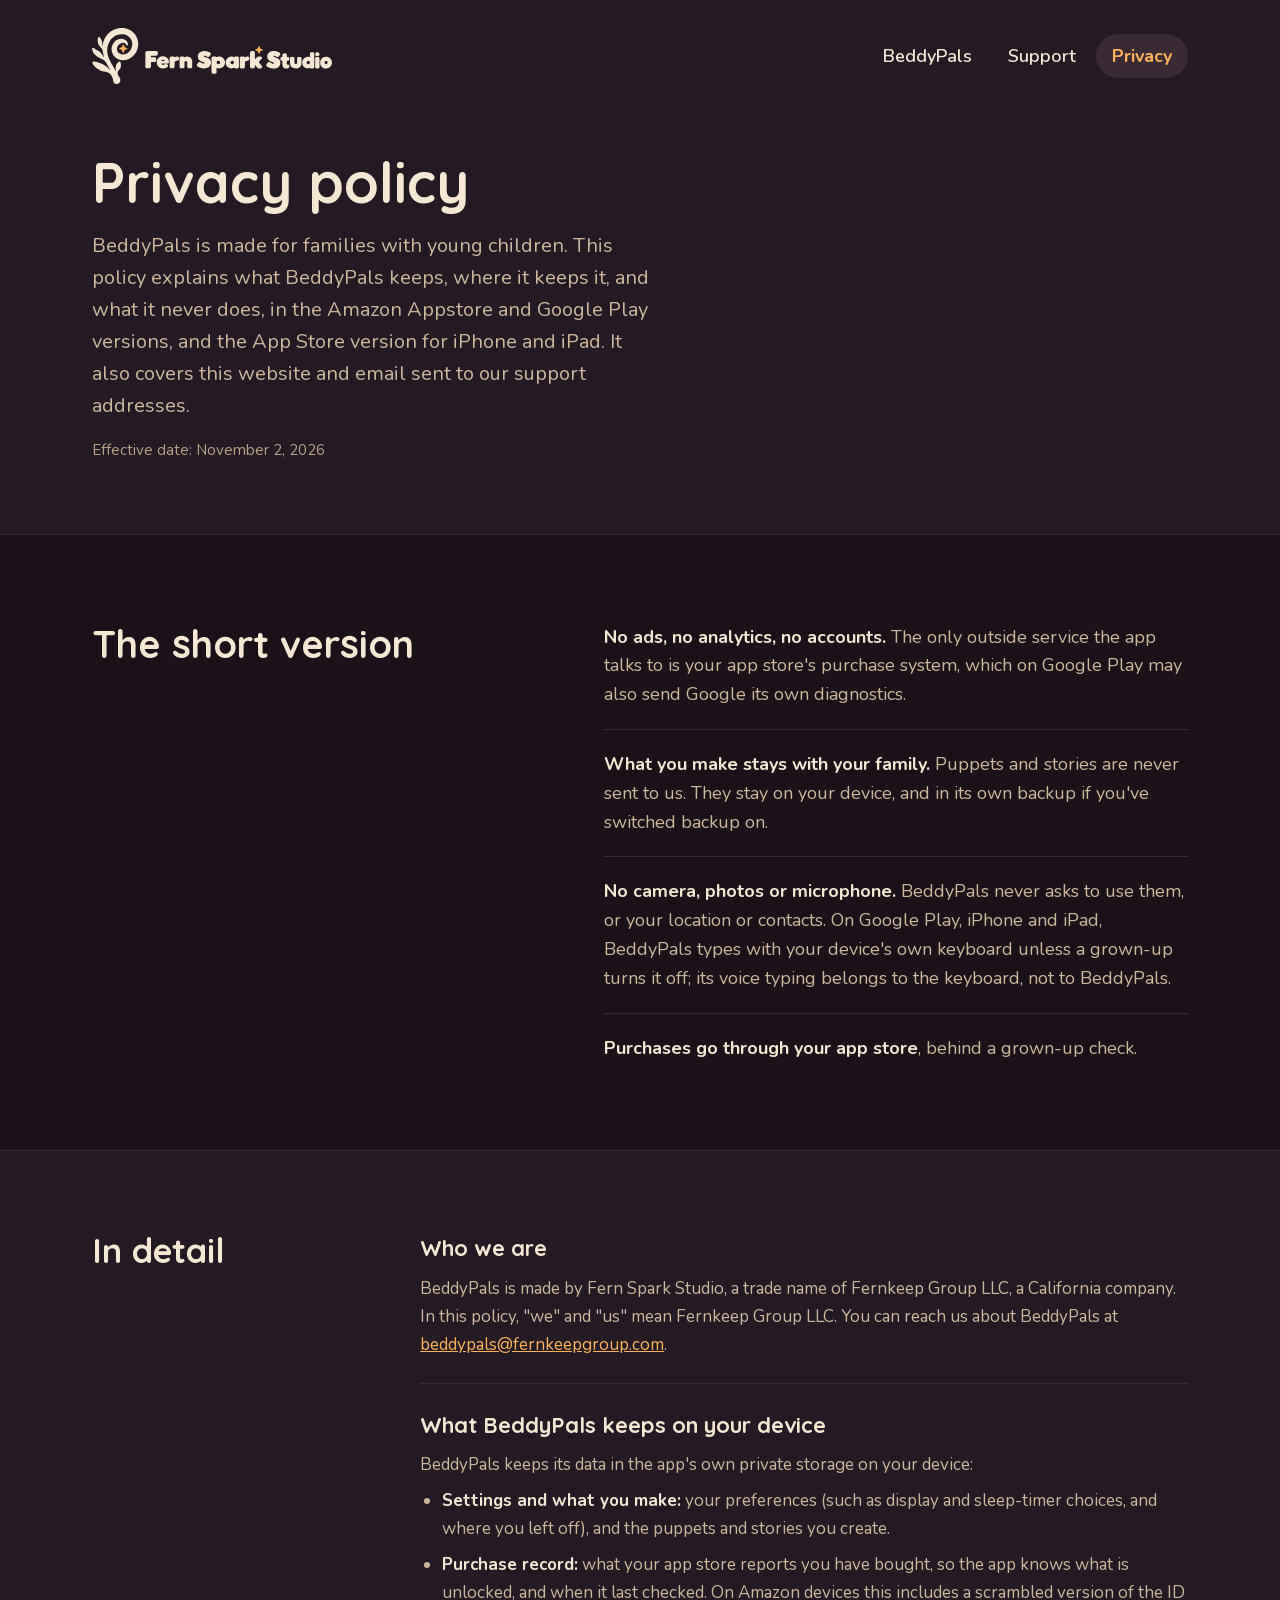
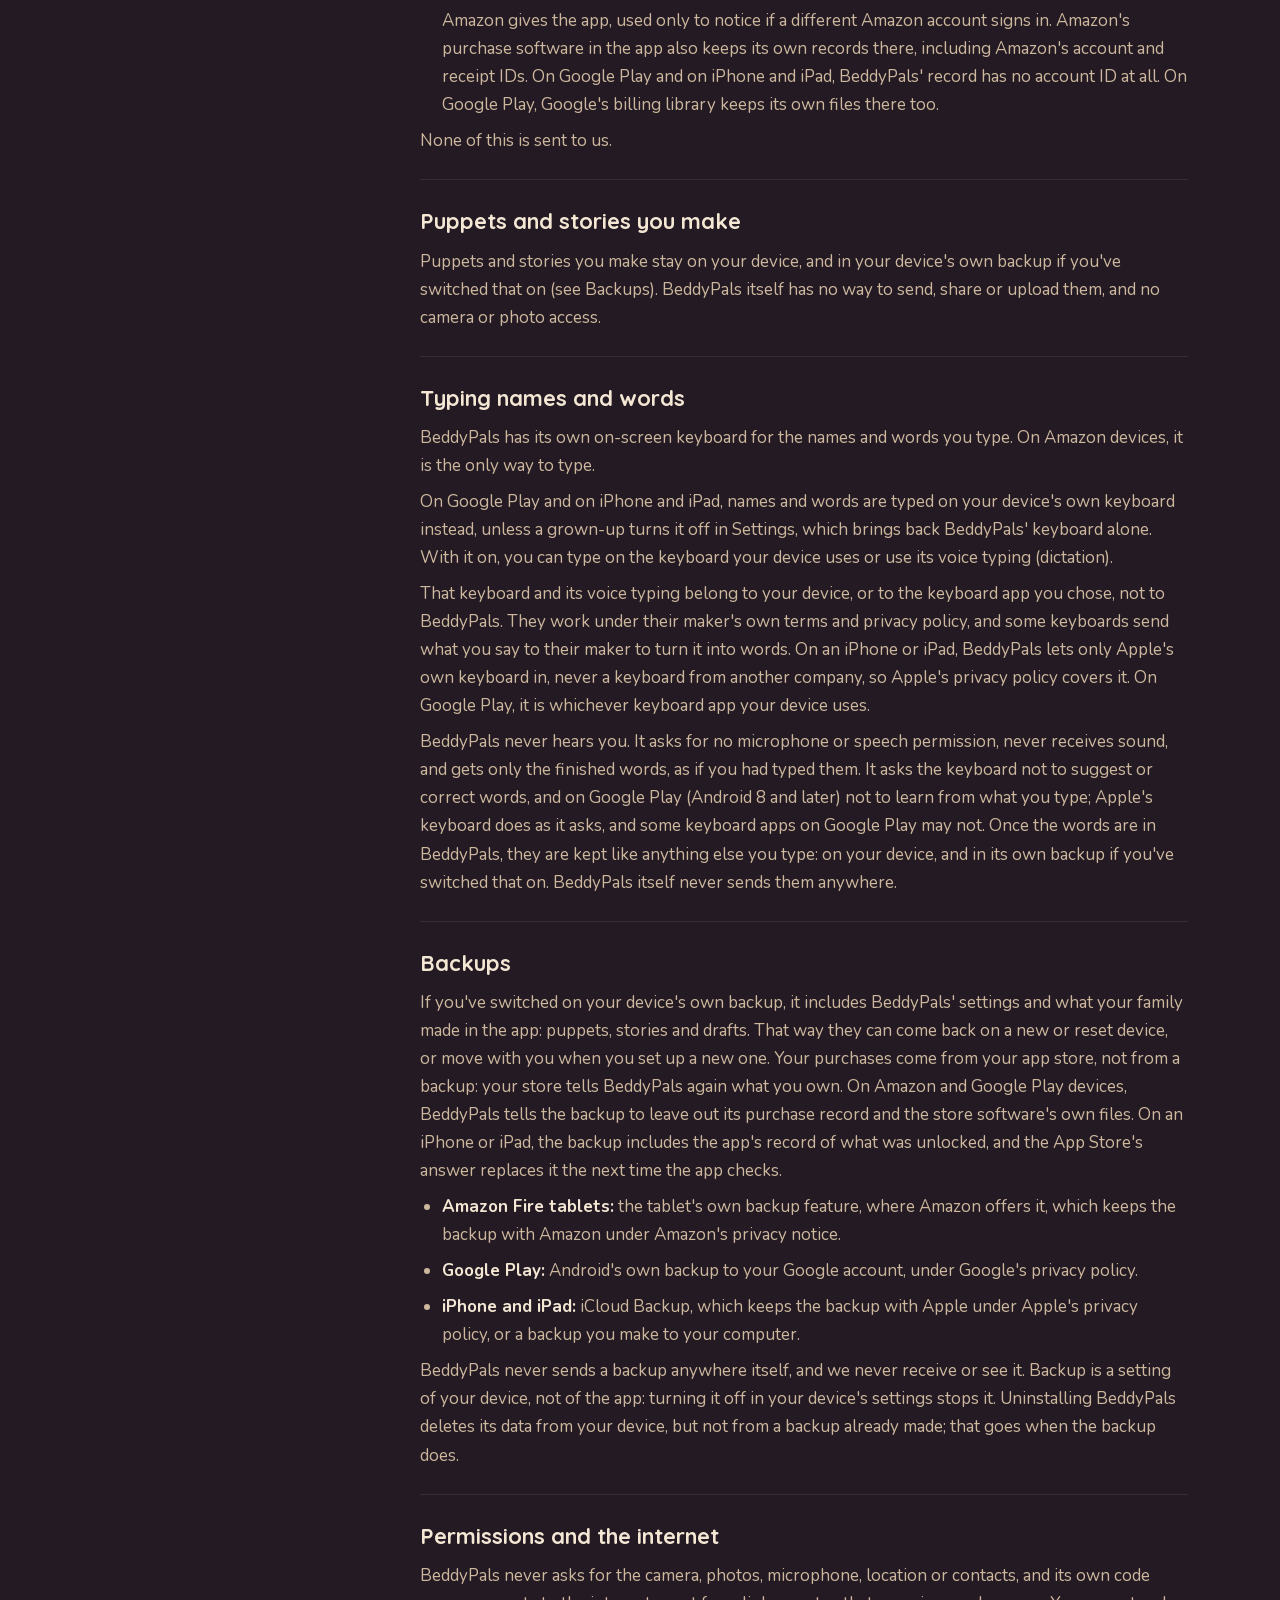
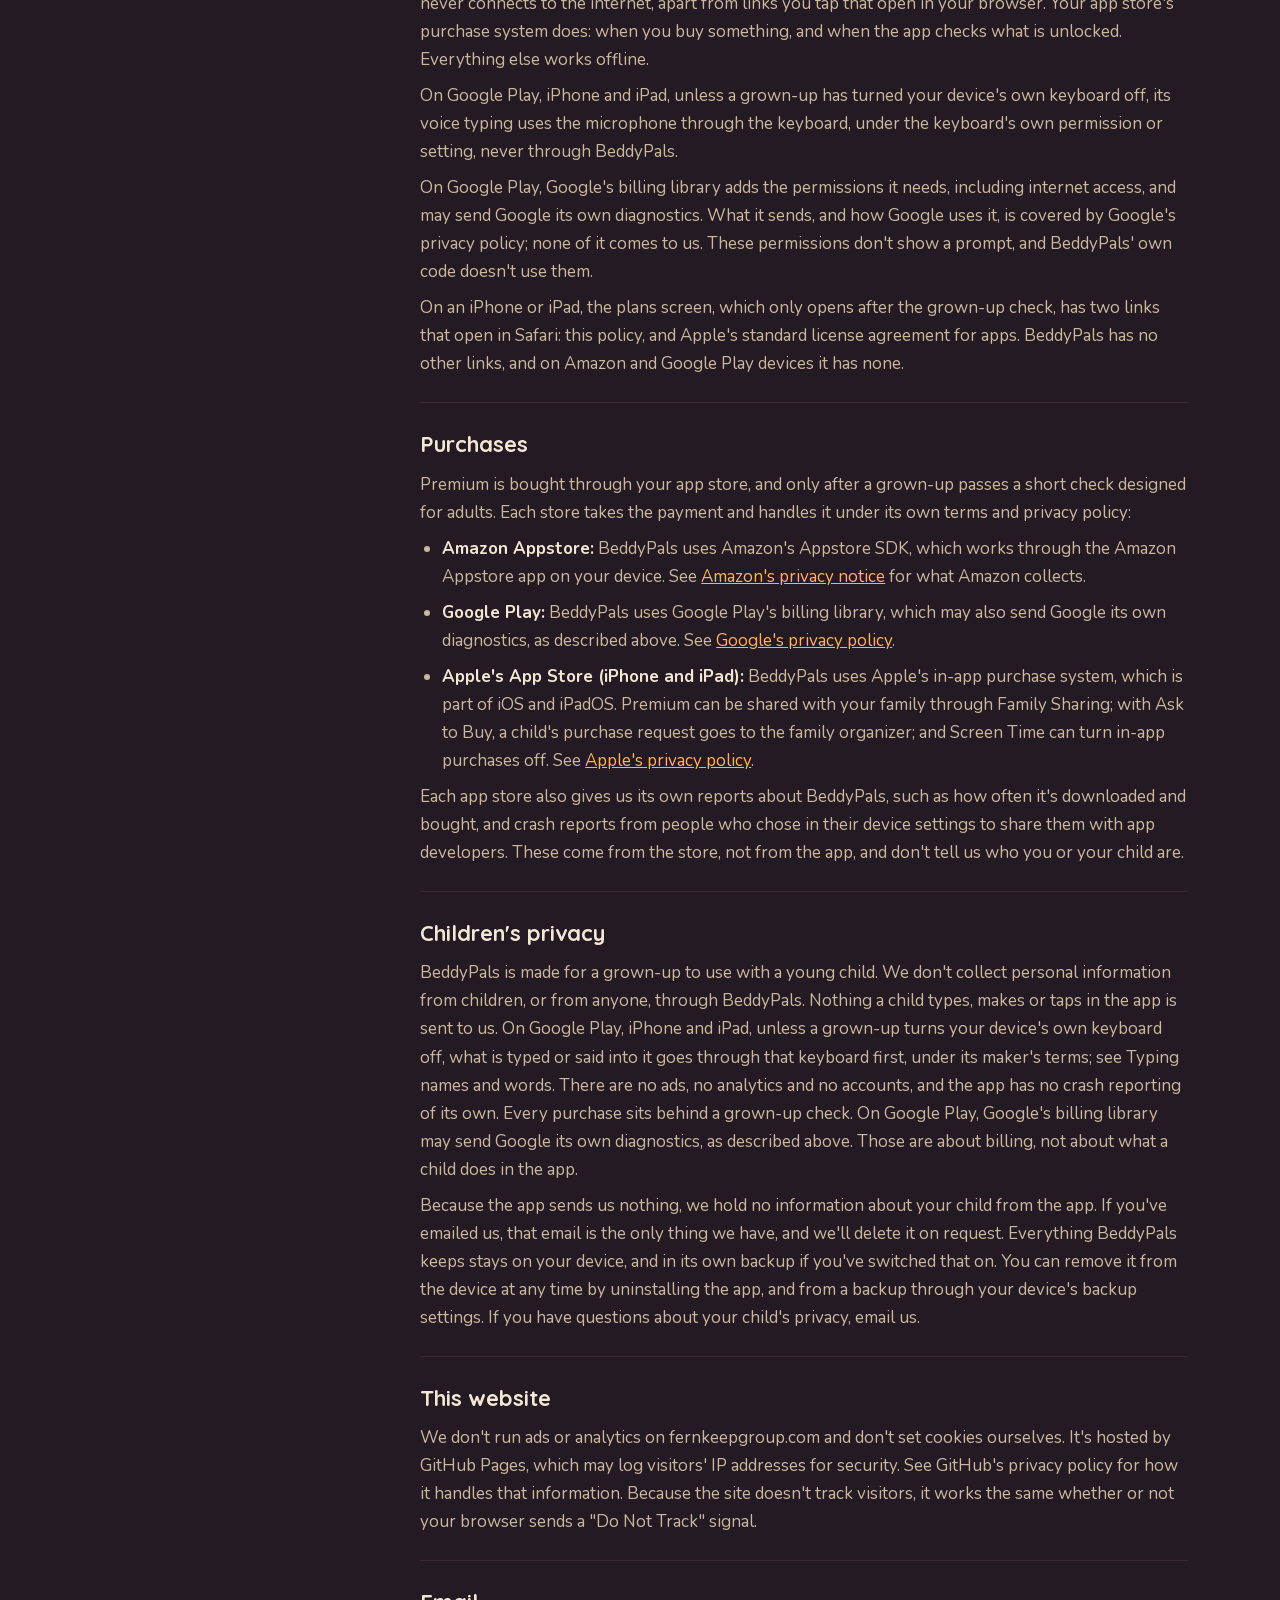
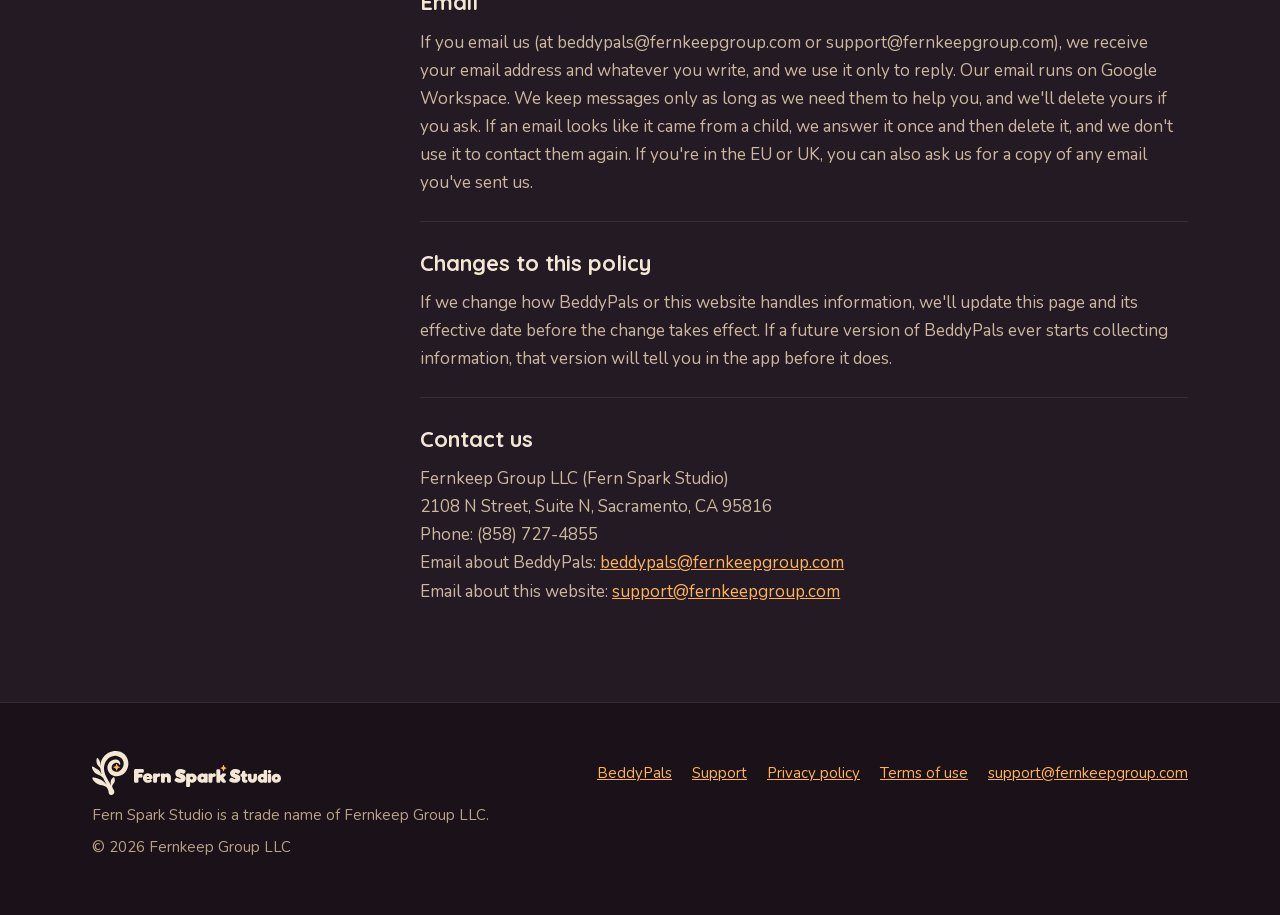
<file: privacy.html>
<!doctype html>
<html lang="en">
<head>
<meta charset="utf-8">
<meta name="viewport" content="width=device-width, initial-scale=1">
<title>Fern Spark Studio: Privacy policy</title>
<meta name="description" content="BeddyPals has no ads, no analytics and no accounts, never asks for the camera, microphone or location, and keeps what you make on your device.">
<meta property="og:type" content="website">
<meta property="og:site_name" content="Fern Spark Studio">
<meta property="og:title" content="Fern Spark Studio: Privacy policy">
<meta property="og:description" content="BeddyPals has no ads, no analytics and no accounts, never asks for the camera, microphone or location, and keeps what you make on your device.">
<meta property="og:url" content="https://fernkeepgroup.com/privacy.html">
<meta property="og:image" content="https://fernkeepgroup.com/images/splash-art-2.png">
<meta property="og:image:width" content="1600">
<meta property="og:image:height" content="1000">
<meta property="og:image:alt" content="BeddyPals: the Sleepy Bear and Little Rabbit cheering under a starry sky">
<meta name="twitter:card" content="summary_large_image">
<meta name="twitter:title" content="Fern Spark Studio: Privacy policy">
<meta name="twitter:description" content="BeddyPals has no ads, no analytics and no accounts, never asks for the camera, microphone or location, and keeps what you make on your device.">
<meta name="twitter:image" content="https://fernkeepgroup.com/images/splash-art-2.png">
<link rel="icon" href="images/favicon-32.png" sizes="32x32" type="image/png">
<link rel="icon" href="images/favicon.svg" type="image/svg+xml">
<link rel="apple-touch-icon" href="images/apple-touch-icon.png">
<link rel="stylesheet" href="fonts/fonts.css">
<style>
body{margin:0;background:#231A23}
*,*::before,*::after{box-sizing:border-box}
a{color:#FFB45C}a:hover{color:#FFD39E}
@media (max-width:600px){h1,h2,h3{text-wrap:balance}p,li{text-wrap:pretty}.nw{white-space:nowrap}}
</style>
</head>
<body>
<div style="font-family: 'Nunito', 'Trebuchet MS', sans-serif; color: #F4E7D4; background: #231A23; font-size: 18px; line-height: 1.6">

<header style="max-width: 1160px; margin: 0 auto; padding: 28px 32px; display: flex; flex-wrap: wrap; align-items: center; justify-content: space-between; gap: 16px 32px">
<a href="index.html" style="font-family: 'Quicksand', 'Trebuchet MS', sans-serif; font-weight: 700; font-size: 26px; letter-spacing: -0.01em; color: #F4E7D4; text-decoration: none; min-height: 44px; display: flex; align-items: center"><img src="images/fernspark-dark-horizontal.svg" width="240" height="56" alt="Fern Spark Studio" style="display: block; height: 56px; width: auto"></a>
<nav aria-label="Main" style="display: flex; flex-wrap: wrap; gap: 4px">
<a href="beddypals.html" style="display: flex; align-items: center; min-height: 44px; padding: 0 16px; border-radius: 999px; color: #F4E7D4; text-decoration: none; font-weight: 600">BeddyPals</a>
<a href="support.html" style="display: flex; align-items: center; min-height: 44px; padding: 0 16px; border-radius: 999px; color: #F4E7D4; text-decoration: none; font-weight: 600">Support</a>
<a href="privacy.html" aria-current="page" style="display: flex; align-items: center; min-height: 44px; padding: 0 16px; border-radius: 999px; background: #3A2A33; color: #FFB45C; text-decoration: none; font-weight: 700">Privacy</a>
</nav>
</header>

<section style="max-width: 1160px; margin: 0 auto; padding: 40px 32px 72px; display: flex; flex-direction: column; gap: 16px">
<h1 style="margin: 0; font-family: 'Quicksand', 'Trebuchet MS', sans-serif; font-weight: 700; font-size: clamp(40px, 5vw, 56px); line-height: 1.1; color: #F4E7D4">Privacy policy</h1>
<p style="margin: 0; font-size: 20px; line-height: 1.6; color: #CDB89E; max-width: 560px">BeddyPals is made for families with young children. This policy explains what BeddyPals keeps, where it keeps it, and what it never does, in the Amazon&nbsp;Appstore and Google&nbsp;Play versions, and the App&nbsp;Store version for iPhone and iPad. It also covers this website and email sent to our support addresses.</p>
<p style="margin: 0; font-size: 15px; color: #B8A288">Effective date: November 2, 2026</p>
</section>

<section style="background: #1A1218; border-top: 1px solid #3A2A33; border-bottom: 1px solid #3A2A33">
<div style="max-width: 1160px; margin: 0 auto; padding: 88px 32px; display: flex; flex-wrap: wrap; gap: 48px">
<div style="flex: 1 1 360px; min-width: 0; display: flex; flex-direction: column; gap: 16px">
<h2 style="margin: 0; font-family: 'Quicksand', 'Trebuchet MS', sans-serif; font-weight: 700; font-size: min(38px, max(30px, 8.6vw)); line-height: 1.15; color: #F4E7D4">The short version</h2>
</div>
<ul style="flex: 1 1 480px; min-width: 0; margin: 0; padding: 0; list-style: none; display: flex; flex-direction: column; gap: 20px">
<li style="padding-bottom: 20px; border-bottom: 1px solid #3A2A33; font-size: 18px; line-height: 1.6; color: #CDB89E"><strong style="color: #F4E7D4">No ads, no analytics, no accounts.</strong> The only outside service the app talks to is your app store's purchase system, which on Google Play may also send Google its own diagnostics.</li>
<li style="padding-bottom: 20px; border-bottom: 1px solid #3A2A33; font-size: 18px; line-height: 1.6; color: #CDB89E"><strong style="color: #F4E7D4">What you make stays with your family.</strong> Puppets and stories are never sent to us. They stay on your device, and in its own backup if you've switched backup on.</li>
<li style="padding-bottom: 20px; border-bottom: 1px solid #3A2A33; font-size: 18px; line-height: 1.6; color: #CDB89E"><strong style="color: #F4E7D4">No camera, photos or microphone.</strong> BeddyPals never asks to use them, or your location or contacts. On Google Play, iPhone and iPad, BeddyPals types with your device's own keyboard unless a <span class="nw">grown-up</span> turns it off; its voice typing belongs to the keyboard, not to BeddyPals.</li>
<li style="font-size: 18px; line-height: 1.6; color: #CDB89E"><strong style="color: #F4E7D4">Purchases go through your app store</strong>, behind a <span class="nw">grown-up</span> check.</li>
</ul>
</div>
</section>

<section style="max-width: 1160px; margin: 0 auto; padding: 80px 32px 96px; display: flex; flex-wrap: wrap; gap: 48px">
<div style="flex: 1 1 280px; min-width: 0">
<h2 style="margin: 0; font-family: 'Quicksand', 'Trebuchet MS', sans-serif; font-weight: 700; font-size: 34px; line-height: 1.2; color: #F4E7D4">In detail</h2>
</div>
<div style="flex: 999 1 560px; min-width: 0; display: flex; flex-direction: column">

<div style="padding: 0 0 24px; border-bottom: 1px solid #3A2A33; display: flex; flex-direction: column; gap: 8px">
<h3 style="margin: 0; font-family: 'Quicksand', 'Trebuchet MS', sans-serif; font-weight: 700; font-size: 22px; color: #F4E7D4">Who we are</h3>
<p style="margin: 0; font-size: 17px; line-height: 1.65; color: #CDB89E">BeddyPals is made by Fern Spark Studio, a trade name of Fernkeep Group LLC, a California company. In this policy, "we" and "us" mean Fernkeep Group LLC. You can reach us about BeddyPals at <a href="mailto:beddypals@fernkeepgroup.com">beddypals@fernkeepgroup.com</a>.</p>
</div>
<div style="padding: 24px 0; border-bottom: 1px solid #3A2A33; display: flex; flex-direction: column; gap: 8px">
<h3 style="margin: 0; font-family: 'Quicksand', 'Trebuchet MS', sans-serif; font-weight: 700; font-size: 22px; color: #F4E7D4">What BeddyPals keeps on your device</h3>
<p style="margin: 0; font-size: 17px; line-height: 1.65; color: #CDB89E">BeddyPals keeps its data in the app's own private storage on your device:</p>
<ul style="margin: 0; padding-left: 22px; display: flex; flex-direction: column; gap: 8px; font-size: 17px; line-height: 1.65; color: #CDB89E">
<li><strong style="color: #F4E7D4">Settings and what you make:</strong> your preferences (such as display and sleep-timer choices, and where you left off), and the puppets and stories you create.</li>
<li><strong style="color: #F4E7D4">Purchase record:</strong> what your app store reports you have bought, so the app knows what is unlocked, and when it last checked. On Amazon devices this includes a scrambled version of the ID Amazon gives the app, used only to notice if a different Amazon account signs in. Amazon's purchase software in the app also keeps its own records there, including Amazon's account and receipt IDs. On Google Play and on iPhone and iPad, BeddyPals' record has no account ID at all. On Google Play, Google's billing library keeps its own files there too.</li>
</ul>
<p style="margin: 0; font-size: 17px; line-height: 1.65; color: #CDB89E">None of this is sent to us.</p>
</div>
<div style="padding: 24px 0; border-bottom: 1px solid #3A2A33; display: flex; flex-direction: column; gap: 8px">
<h3 style="margin: 0; font-family: 'Quicksand', 'Trebuchet MS', sans-serif; font-weight: 700; font-size: 22px; color: #F4E7D4">Puppets and stories you make</h3>
<p style="margin: 0; font-size: 17px; line-height: 1.65; color: #CDB89E">Puppets and stories you make stay on your device, and in your device's own backup if you've switched that on (see Backups). BeddyPals itself has no way to send, share or upload them, and no camera or photo access.</p>
</div>
<div style="padding: 24px 0; border-bottom: 1px solid #3A2A33; display: flex; flex-direction: column; gap: 8px">
<h3 style="margin: 0; font-family: 'Quicksand', 'Trebuchet MS', sans-serif; font-weight: 700; font-size: 22px; color: #F4E7D4">Typing names and words</h3>
<p style="margin: 0; font-size: 17px; line-height: 1.65; color: #CDB89E">BeddyPals has its own on-screen keyboard for the names and words you type. On Amazon devices, it is the only way to type.</p>
<p style="margin: 0; font-size: 17px; line-height: 1.65; color: #CDB89E">On Google Play and on iPhone and iPad, names and words are typed on your device's own keyboard instead, unless a <span class="nw">grown-up</span> turns it off in Settings, which brings back BeddyPals' keyboard alone. With it on, you can type on the keyboard your device uses or use its voice typing (dictation).</p>
<p style="margin: 0; font-size: 17px; line-height: 1.65; color: #CDB89E">That keyboard and its voice typing belong to your device, or to the keyboard app you chose, not to BeddyPals. They work under their maker's own terms and privacy policy, and some keyboards send what you say to their maker to turn it into words. On an iPhone or iPad, BeddyPals lets only Apple's own keyboard in, never a keyboard from another company, so Apple's privacy policy covers it. On Google Play, it is whichever keyboard app your device uses.</p>
<p style="margin: 0; font-size: 17px; line-height: 1.65; color: #CDB89E">BeddyPals never hears you. It asks for no microphone or speech permission, never receives sound, and gets only the finished words, as if you had typed them. It asks the keyboard not to suggest or correct words, and on Google Play (Android 8 and later) not to learn from what you type; Apple's keyboard does as it asks, and some keyboard apps on Google Play may not. Once the words are in BeddyPals, they are kept like anything else you type: on your device, and in its own backup if you've switched that on. BeddyPals itself never sends them anywhere.</p>
</div>
<div style="padding: 24px 0; border-bottom: 1px solid #3A2A33; display: flex; flex-direction: column; gap: 8px">
<h3 style="margin: 0; font-family: 'Quicksand', 'Trebuchet MS', sans-serif; font-weight: 700; font-size: 22px; color: #F4E7D4">Backups</h3>
<p style="margin: 0; font-size: 17px; line-height: 1.65; color: #CDB89E">If you've switched on your device's own backup, it includes BeddyPals' settings and what your family made in the app: puppets, stories and drafts. That way they can come back on a new or reset device, or move with you when you set up a new one. Your purchases come from your app store, not from a backup: your store tells BeddyPals again what you own. On Amazon and Google Play devices, BeddyPals tells the backup to leave out its purchase record and the store software's own files. On an iPhone or iPad, the backup includes the app's record of what was unlocked, and the App&nbsp;Store's answer replaces it the next time the app checks.</p>
<ul style="margin: 0; padding-left: 22px; display: flex; flex-direction: column; gap: 8px; font-size: 17px; line-height: 1.65; color: #CDB89E">
<li><strong style="color: #F4E7D4">Amazon Fire tablets:</strong> the tablet's own backup feature, where Amazon offers it, which keeps the backup with Amazon under Amazon's privacy notice.</li>
<li><strong style="color: #F4E7D4">Google Play:</strong> Android's own backup to your Google account, under Google's privacy policy.</li>
<li><strong style="color: #F4E7D4">iPhone and iPad:</strong> iCloud Backup, which keeps the backup with Apple under Apple's privacy policy, or a backup you make to your computer.</li>
</ul>
<p style="margin: 0; font-size: 17px; line-height: 1.65; color: #CDB89E">BeddyPals never sends a backup anywhere itself, and we never receive or see it. Backup is a setting of your device, not of the app: turning it off in your device's settings stops it. Uninstalling BeddyPals deletes its data from your device, but not from a backup already made; that goes when the backup does.</p>
</div>
<div style="padding: 24px 0; border-bottom: 1px solid #3A2A33; display: flex; flex-direction: column; gap: 8px">
<h3 style="margin: 0; font-family: 'Quicksand', 'Trebuchet MS', sans-serif; font-weight: 700; font-size: 22px; color: #F4E7D4">Permissions and the internet</h3>
<p style="margin: 0; font-size: 17px; line-height: 1.65; color: #CDB89E">BeddyPals never asks for the camera, photos, microphone, location or contacts, and its own code never connects to the internet, apart from links you tap that open in your browser. Your app store's purchase system does: when you buy something, and when the app checks what is unlocked. Everything else works offline.</p>
<p style="margin: 0; font-size: 17px; line-height: 1.65; color: #CDB89E">On Google Play, iPhone and iPad, unless a <span class="nw">grown-up</span> has turned your device's own keyboard off, its voice typing uses the microphone through the keyboard, under the keyboard's own permission or setting, never through BeddyPals.</p>
<p style="margin: 0; font-size: 17px; line-height: 1.65; color: #CDB89E">On Google Play, Google's billing library adds the permissions it needs, including internet access, and may send Google its own diagnostics. What it sends, and how Google uses it, is covered by Google's privacy policy; none of it comes to us. These permissions don't show a prompt, and BeddyPals' own code doesn't use them.</p>
<p style="margin: 0; font-size: 17px; line-height: 1.65; color: #CDB89E">On an iPhone or iPad, the plans screen, which only opens after the <span class="nw">grown-up</span> check, has two links that open in Safari: this policy, and Apple's standard license agreement for apps. BeddyPals has no other links, and on Amazon and Google Play devices it has none.</p>
</div>
<div style="padding: 24px 0; border-bottom: 1px solid #3A2A33; display: flex; flex-direction: column; gap: 8px">
<h3 style="margin: 0; font-family: 'Quicksand', 'Trebuchet MS', sans-serif; font-weight: 700; font-size: 22px; color: #F4E7D4">Purchases</h3>
<p style="margin: 0; font-size: 17px; line-height: 1.65; color: #CDB89E">Premium is bought through your app store, and only after a <span class="nw">grown-up</span> passes a short check designed for adults. Each store takes the payment and handles it under its own terms and privacy policy:</p>
<ul style="margin: 0; padding-left: 22px; display: flex; flex-direction: column; gap: 8px; font-size: 17px; line-height: 1.65; color: #CDB89E">
<li><strong style="color: #F4E7D4">Amazon Appstore:</strong> BeddyPals uses Amazon's Appstore SDK, which works through the Amazon Appstore app on your device. See <a href="https://www.amazon.com/privacy">Amazon's privacy notice</a> for what Amazon collects.</li>
<li><strong style="color: #F4E7D4">Google Play:</strong> BeddyPals uses Google Play's billing library, which may also send Google its own diagnostics, as described above. See <a href="https://policies.google.com/privacy">Google's privacy policy</a>.</li>
<li><strong style="color: #F4E7D4">Apple's App&nbsp;Store (iPhone and iPad):</strong> BeddyPals uses Apple's in-app purchase system, which is part of iOS and iPadOS. Premium can be shared with your family through Family Sharing; with Ask to Buy, a child's purchase request goes to the family organizer; and Screen Time can turn in-app purchases off. See <a href="https://www.apple.com/legal/privacy/">Apple's privacy policy</a>.</li>
</ul>
<p style="margin: 0; font-size: 17px; line-height: 1.65; color: #CDB89E">Each app store also gives us its own reports about BeddyPals, such as how often it's downloaded and bought, and crash reports from people who chose in their device settings to share them with app developers. These come from the store, not from the app, and don't tell us who you or your child are.</p>
</div>
<div style="padding: 24px 0; border-bottom: 1px solid #3A2A33; display: flex; flex-direction: column; gap: 8px">
<h3 style="margin: 0; font-family: 'Quicksand', 'Trebuchet MS', sans-serif; font-weight: 700; font-size: 22px; color: #F4E7D4">Children's privacy</h3>
<p style="margin: 0; font-size: 17px; line-height: 1.65; color: #CDB89E">BeddyPals is made for a <span class="nw">grown-up</span> to use with a young child. We don't collect personal information from children, or from anyone, through BeddyPals. Nothing a child types, makes or taps in the app is sent to us. On Google Play, iPhone and iPad, unless a <span class="nw">grown-up</span> turns your device's own keyboard off, what is typed or said into it goes through that keyboard first, under its maker's terms; see Typing names and words. There are no ads, no analytics and no accounts, and the app has no crash reporting of its own. Every purchase sits behind a <span class="nw">grown-up</span> check. On Google Play, Google's billing library may send Google its own diagnostics, as described above. Those are about billing, not about what a child does in the app.</p>
<p style="margin: 0; font-size: 17px; line-height: 1.65; color: #CDB89E">Because the app sends us nothing, we hold no information about your child from the app. If you've emailed us, that email is the only thing we have, and we'll delete it on request. Everything BeddyPals keeps stays on your device, and in its own backup if you've switched that on. You can remove it from the device at any time by uninstalling the app, and from a backup through your device's backup settings. If you have questions about your child's privacy, email us.</p>
</div>
<div style="padding: 24px 0; border-bottom: 1px solid #3A2A33; display: flex; flex-direction: column; gap: 8px">
<h3 style="margin: 0; font-family: 'Quicksand', 'Trebuchet MS', sans-serif; font-weight: 700; font-size: 22px; color: #F4E7D4">This website</h3>
<p style="margin: 0; font-size: 17px; line-height: 1.65; color: #CDB89E">We don't run ads or analytics on fernkeepgroup.com and don't set cookies ourselves. It's hosted by GitHub Pages, which may log visitors' IP addresses for security. See GitHub's privacy policy for how it handles that information. Because the site doesn't track visitors, it works the same whether or not your browser sends a "Do Not Track" signal.</p>
</div>
<div style="padding: 24px 0; border-bottom: 1px solid #3A2A33; display: flex; flex-direction: column; gap: 8px">
<h3 style="margin: 0; font-family: 'Quicksand', 'Trebuchet MS', sans-serif; font-weight: 700; font-size: 22px; color: #F4E7D4">Email</h3>
<p style="margin: 0; font-size: 17px; line-height: 1.65; color: #CDB89E">If you email us (at beddypals@fernkeepgroup.com or support@fernkeepgroup.com), we receive your email address and whatever you write, and we use it only to reply. Our email runs on Google Workspace. We keep messages only as long as we need them to help you, and we'll delete yours if you ask. If an email looks like it came from a child, we answer it once and then delete it, and we don't use it to contact them again. If you're in the EU or UK, you can also ask us for a copy of any email you've sent us.</p>
</div>
<div style="padding: 24px 0; border-bottom: 1px solid #3A2A33; display: flex; flex-direction: column; gap: 8px">
<h3 style="margin: 0; font-family: 'Quicksand', 'Trebuchet MS', sans-serif; font-weight: 700; font-size: 22px; color: #F4E7D4">Changes to this policy</h3>
<p style="margin: 0; font-size: 17px; line-height: 1.65; color: #CDB89E">If we change how BeddyPals or this website handles information, we'll update this page and its effective date before the change takes effect. If a future version of BeddyPals ever starts collecting information, that version will tell you in the app before it does.</p>
</div>
<div style="padding: 24px 0 0; display: flex; flex-direction: column; gap: 8px">
<h3 style="margin: 0; font-family: 'Quicksand', 'Trebuchet MS', sans-serif; font-weight: 700; font-size: 22px; color: #F4E7D4">Contact us</h3>
<p style="margin: 0; font-size: 17px; line-height: 1.65; color: #CDB89E">Fernkeep Group LLC (Fern Spark Studio)<br>2108 N Street, Suite N, Sacramento, CA 95816<br>Phone: (858) 727-4855<br>Email about BeddyPals: <a href="mailto:beddypals@fernkeepgroup.com">beddypals@fernkeepgroup.com</a><br>Email about this website: <a href="mailto:support@fernkeepgroup.com">support@fernkeepgroup.com</a></p>
</div>

</div>
</section>

<footer style="background: #1A1218; border-top: 1px solid #3A2A33">
<div style="max-width: 1160px; margin: 0 auto; padding: 48px 32px 56px; display: flex; flex-wrap: wrap; justify-content: space-between; gap: 32px">
<div style="display: flex; flex-direction: column; gap: 8px; max-width: 460px">
<img src="images/fernspark-dark-horizontal.svg" width="189" height="44" alt="Fern Spark Studio" style="display: block; height: 44px; width: auto; align-self: flex-start">
<p style="margin: 0; font-size: 15px; color: #B8A288">Fern Spark Studio is a trade name of Fernkeep Group LLC.</p>
<p style="margin: 0; font-size: 15px; color: #B8A288">© 2026 Fernkeep Group LLC</p>
</div>
<nav aria-label="Footer" style="display: flex; flex-wrap: wrap; gap: 4px 20px; align-items: flex-start">
<a href="beddypals.html" style="font-size: 15px; min-height: 44px; display: flex; align-items: center">BeddyPals</a>
<a href="support.html" style="font-size: 15px; min-height: 44px; display: flex; align-items: center">Support</a>
<a href="privacy.html" style="font-size: 15px; min-height: 44px; display: flex; align-items: center">Privacy policy</a>
<a href="terms.html" style="font-size: 15px; min-height: 44px; display: flex; align-items: center">Terms of use</a>
<a href="mailto:support@fernkeepgroup.com" style="font-size: 15px; min-height: 44px; display: flex; align-items: center">support@fernkeepgroup.com</a>
</nav>
</div>
</footer>

</div>
</body>
</html>
</file>
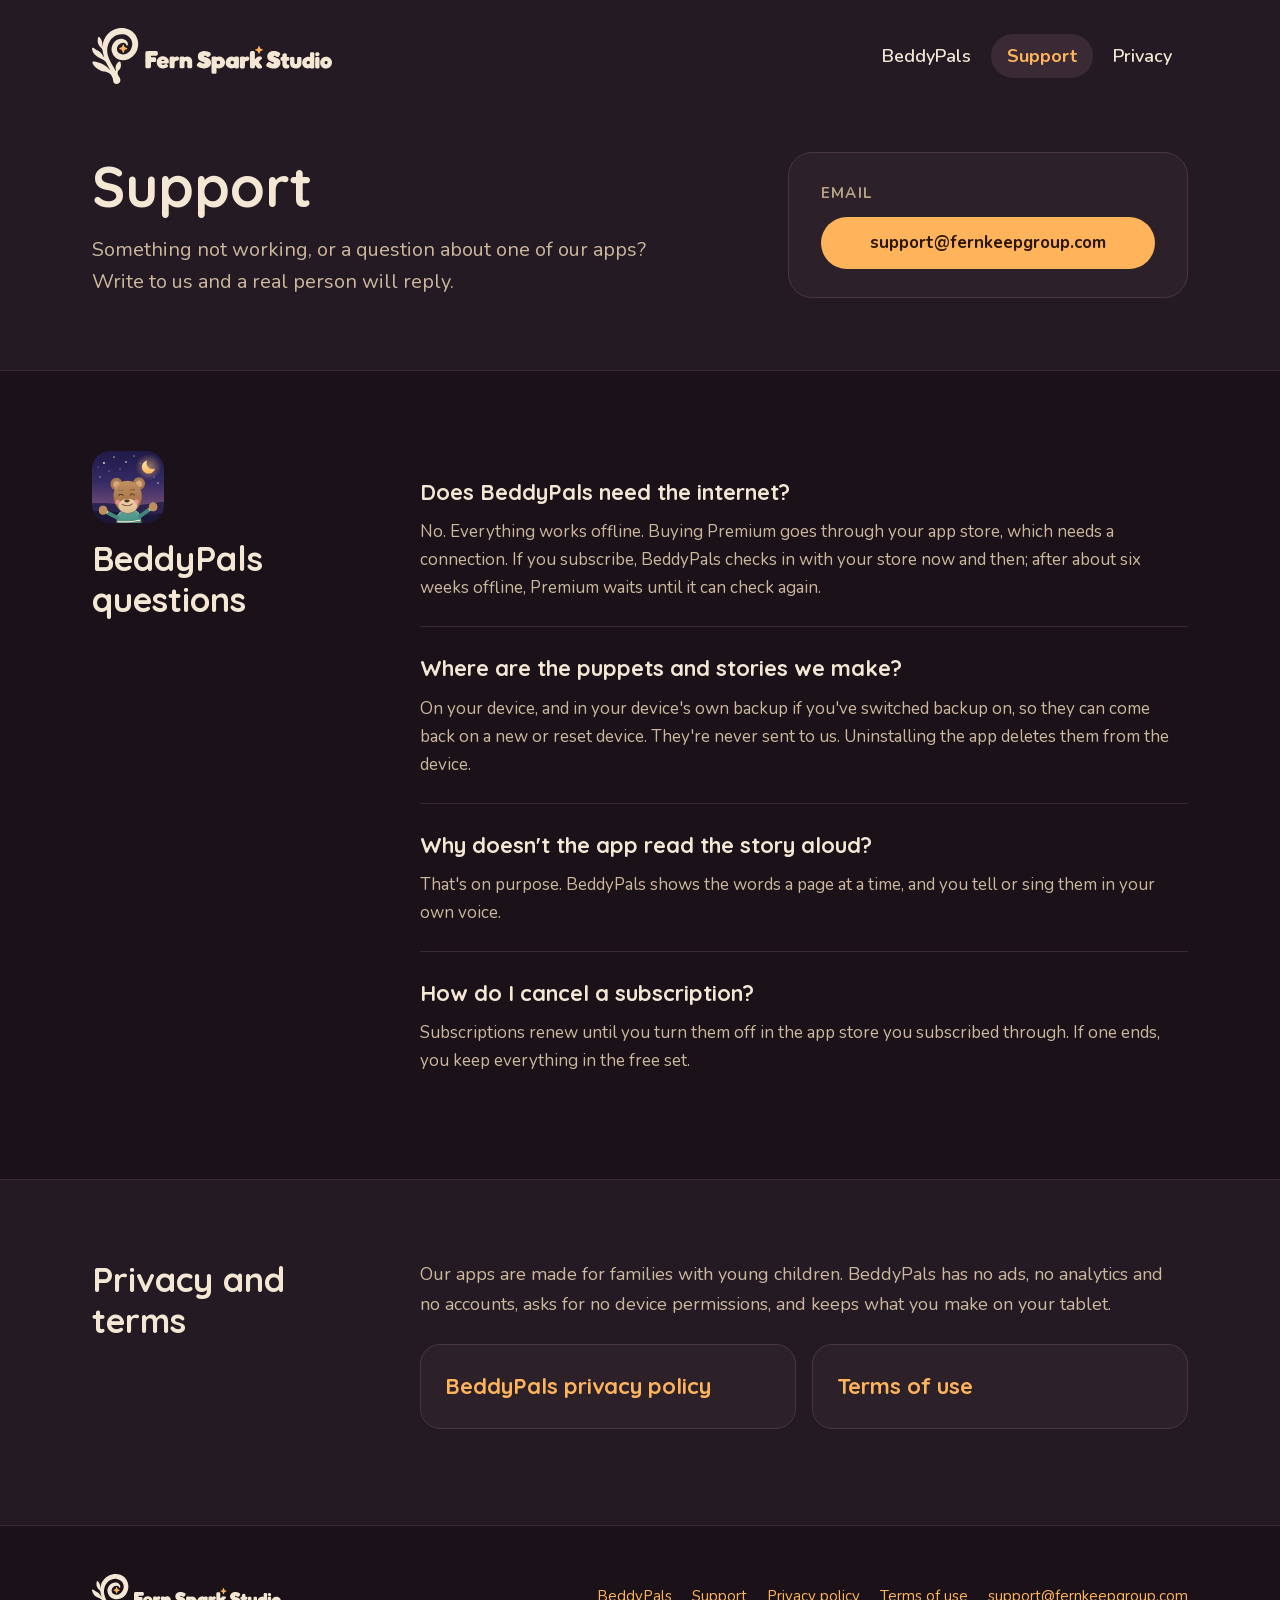
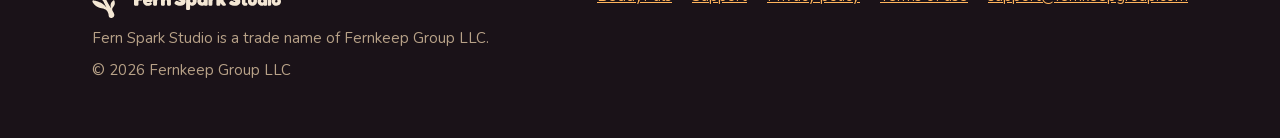
<file: support.html>
<!doctype html>
<html lang="en">
<head>
<meta charset="utf-8">
<meta name="viewport" content="width=device-width, initial-scale=1">
<title>Fern Spark Studio: Support</title>
<meta name="description" content="Something not working, or a question about one of our apps? Write to us and a real person will reply.">
<meta property="og:type" content="website">
<meta property="og:site_name" content="Fern Spark Studio">
<meta property="og:title" content="Fern Spark Studio: Support">
<meta property="og:description" content="Something not working, or a question about one of our apps? Write to us and a real person will reply.">
<meta property="og:url" content="https://fernkeepgroup.com/support.html">
<meta property="og:image" content="https://fernkeepgroup.com/images/splash-art-2.png">
<meta property="og:image:width" content="1600">
<meta property="og:image:height" content="1000">
<meta property="og:image:alt" content="BeddyPals: the Sleepy Bear and Little Rabbit cheering under a starry sky">
<meta name="twitter:card" content="summary_large_image">
<meta name="twitter:title" content="Fern Spark Studio: Support">
<meta name="twitter:description" content="Something not working, or a question about one of our apps? Write to us and a real person will reply.">
<meta name="twitter:image" content="https://fernkeepgroup.com/images/splash-art-2.png">
<link rel="icon" href="images/favicon-32.png" sizes="32x32" type="image/png">
<link rel="icon" href="images/favicon.svg" type="image/svg+xml">
<link rel="apple-touch-icon" href="images/apple-touch-icon.png">
<link rel="stylesheet" href="fonts/fonts.css">
<style>
body{margin:0;background:#231A23}
*,*::before,*::after{box-sizing:border-box}
a{color:#FFB45C}a:hover{color:#FFD39E}
@media (max-width:600px){h1,h2,h3{text-wrap:balance}p,li{text-wrap:pretty}.nw{white-space:nowrap}}
</style>
</head>
<body>
<div style="font-family: 'Nunito', 'Trebuchet MS', sans-serif; color: #F4E7D4; background: #231A23; font-size: 18px; line-height: 1.6">

<header style="max-width: 1160px; margin: 0 auto; padding: 28px 32px; display: flex; flex-wrap: wrap; align-items: center; justify-content: space-between; gap: 16px 32px">
<a href="index.html" style="font-family: 'Quicksand', 'Trebuchet MS', sans-serif; font-weight: 700; font-size: 26px; letter-spacing: -0.01em; color: #F4E7D4; text-decoration: none; min-height: 44px; display: flex; align-items: center"><img src="images/fernspark-dark-horizontal.svg" width="240" height="56" alt="Fern Spark Studio" style="display: block; height: 56px; width: auto"></a>
<nav aria-label="Main" style="display: flex; flex-wrap: wrap; gap: 4px">
<a href="beddypals.html" style="display: flex; align-items: center; min-height: 44px; padding: 0 16px; border-radius: 999px; color: #F4E7D4; text-decoration: none; font-weight: 600">BeddyPals</a>
<a href="support.html" aria-current="page" style="display: flex; align-items: center; min-height: 44px; padding: 0 16px; border-radius: 999px; background: #3A2A33; color: #FFB45C; text-decoration: none; font-weight: 700">Support</a>
<a href="privacy.html" style="display: flex; align-items: center; min-height: 44px; padding: 0 16px; border-radius: 999px; color: #F4E7D4; text-decoration: none; font-weight: 600">Privacy</a>
</nav>
</header>

<section style="max-width: 1160px; margin: 0 auto; padding: 40px 32px 72px; display: flex; flex-wrap: wrap; align-items: flex-end; justify-content: space-between; gap: 32px">
<div style="flex: 1 1 480px; min-width: 0; display: flex; flex-direction: column; gap: 16px">
<h1 style="margin: 0; font-family: 'Quicksand', 'Trebuchet MS', sans-serif; font-weight: 700; font-size: clamp(40px, 5vw, 56px); line-height: 1.1; color: #F4E7D4">Support</h1>
<p style="margin: 0; font-size: 20px; line-height: 1.6; color: #CDB89E; max-width: 560px">Something not working, or a question about one of our apps? Write to us and a real person will reply.</p>
</div>
<div style="flex: 0 1 400px; min-width: 0; padding: 28px 32px; background: #2D2129; border: 1px solid #4A3640; border-radius: 24px; display: flex; flex-direction: column; gap: 12px">
<p style="margin: 0; font-size: 15px; font-weight: 700; letter-spacing: 0.08em; text-transform: uppercase; color: #B8A288">Email</p>
<a href="mailto:support@fernkeepgroup.com" style="display: inline-flex; align-items: center; justify-content: center; min-height: 52px; padding: 0 24px; border-radius: 999px; background: #FFB45C; color: #2A1606; font-weight: 700; font-size: 17px; text-decoration: none">support@fernkeepgroup.com</a>
</div>
</section>

<section style="background: #1A1218; border-top: 1px solid #3A2A33; border-bottom: 1px solid #3A2A33">
<div style="max-width: 1160px; margin: 0 auto; padding: 80px 32px; display: flex; flex-wrap: wrap; gap: 48px">
<div style="flex: 1 1 280px; min-width: 0; display: flex; flex-direction: column; gap: 16px">
<img src="images/beddypals-icon.webp" width="512" height="512" alt="BeddyPals app icon" style="display: block; width: 72px; height: 72px; border-radius: 18px">
<h2 style="margin: 0; font-family: 'Quicksand', 'Trebuchet MS', sans-serif; font-weight: 700; font-size: 34px; line-height: 1.2; color: #F4E7D4">BeddyPals questions</h2>
</div>
<div style="flex: 999 1 560px; min-width: 0; display: flex; flex-direction: column">
<div style="padding: 24px 0; border-bottom: 1px solid #3A2A33; display: flex; flex-direction: column; gap: 8px">
<h3 style="margin: 0; font-family: 'Quicksand', 'Trebuchet MS', sans-serif; font-weight: 700; font-size: 22px; color: #F4E7D4">Does BeddyPals need the internet?</h3>
<p style="margin: 0; font-size: 17px; line-height: 1.65; color: #CDB89E">No. Everything works offline. Buying Premium goes through your app store, which needs a connection. If you subscribe, BeddyPals checks in with your store now and then; after about six weeks offline, Premium waits until it can check again.</p>
</div>
<div style="padding: 24px 0; border-bottom: 1px solid #3A2A33; display: flex; flex-direction: column; gap: 8px">
<h3 style="margin: 0; font-family: 'Quicksand', 'Trebuchet MS', sans-serif; font-weight: 700; font-size: 22px; color: #F4E7D4">Where are the puppets and stories we make?</h3>
<p style="margin: 0; font-size: 17px; line-height: 1.65; color: #CDB89E">On your device, and in your device's own backup if you've switched backup on, so they can come back on a new or reset device. They're never sent to us. Uninstalling the app deletes them from the device.</p>
</div>
<div style="padding: 24px 0; border-bottom: 1px solid #3A2A33; display: flex; flex-direction: column; gap: 8px">
<h3 style="margin: 0; font-family: 'Quicksand', 'Trebuchet MS', sans-serif; font-weight: 700; font-size: 22px; color: #F4E7D4">Why doesn't the app read the story aloud?</h3>
<p style="margin: 0; font-size: 17px; line-height: 1.65; color: #CDB89E">That's on purpose. BeddyPals shows the words a page at a time, and you tell or sing them in your own voice.</p>
</div>
<div style="padding: 24px 0; display: flex; flex-direction: column; gap: 8px">
<h3 style="margin: 0; font-family: 'Quicksand', 'Trebuchet MS', sans-serif; font-weight: 700; font-size: 22px; color: #F4E7D4">How do I cancel a subscription?</h3>
<p style="margin: 0; font-size: 17px; line-height: 1.65; color: #CDB89E">Subscriptions renew until you turn them off in the app store you subscribed through. If one ends, you keep everything in the free set.</p>
</div>
</div>
</div>
</section>

<section id="privacy" style="max-width: 1160px; margin: 0 auto; padding: 80px 32px 96px; display: flex; flex-wrap: wrap; gap: 48px">
<div style="flex: 1 1 280px; min-width: 0">
<h2 style="margin: 0; font-family: 'Quicksand', 'Trebuchet MS', sans-serif; font-weight: 700; font-size: 34px; line-height: 1.2; color: #F4E7D4">Privacy and terms</h2>
</div>
<div style="flex: 999 1 560px; min-width: 0; display: flex; flex-direction: column; gap: 24px">
<p style="margin: 0; font-size: 18px; line-height: 1.65; color: #CDB89E">Our apps are made for families with young children. BeddyPals has no ads, no analytics and no accounts, asks for no device permissions, and keeps what you make on your tablet.</p>
<div style="display: grid; grid-template-columns: repeat(auto-fit, minmax(240px, 1fr)); gap: 16px">
<a href="privacy.html" style="display: flex; flex-direction: column; gap: 4px; padding: 24px; background: #2D2129; border: 1px solid #4A3640; border-radius: 20px; text-decoration: none">
<span style="font-family: 'Quicksand', 'Trebuchet MS', sans-serif; font-weight: 700; font-size: 22px; color: #FFB45C">BeddyPals privacy policy</span>
</a>
<a href="terms.html" style="display: flex; flex-direction: column; gap: 4px; padding: 24px; background: #2D2129; border: 1px solid #4A3640; border-radius: 20px; text-decoration: none">
<span style="font-family: 'Quicksand', 'Trebuchet MS', sans-serif; font-weight: 700; font-size: 22px; color: #FFB45C">Terms of use</span>
</a>
</div>
</div>
</section>

<footer style="background: #1A1218; border-top: 1px solid #3A2A33">
<div style="max-width: 1160px; margin: 0 auto; padding: 48px 32px 56px; display: flex; flex-wrap: wrap; justify-content: space-between; gap: 32px">
<div style="display: flex; flex-direction: column; gap: 8px; max-width: 460px">
<img src="images/fernspark-dark-horizontal.svg" width="189" height="44" alt="Fern Spark Studio" style="display: block; height: 44px; width: auto; align-self: flex-start">
<p style="margin: 0; font-size: 15px; color: #B8A288">Fern Spark Studio is a trade name of Fernkeep Group LLC.</p>
<p style="margin: 0; font-size: 15px; color: #B8A288">© 2026 Fernkeep Group LLC</p>
</div>
<nav aria-label="Footer" style="display: flex; flex-wrap: wrap; gap: 4px 20px; align-items: flex-start">
<a href="beddypals.html" style="font-size: 15px; min-height: 44px; display: flex; align-items: center">BeddyPals</a>
<a href="support.html" style="font-size: 15px; min-height: 44px; display: flex; align-items: center">Support</a>
<a href="privacy.html" style="font-size: 15px; min-height: 44px; display: flex; align-items: center">Privacy policy</a>
<a href="terms.html" style="font-size: 15px; min-height: 44px; display: flex; align-items: center">Terms of use</a>
<a href="mailto:support@fernkeepgroup.com" style="font-size: 15px; min-height: 44px; display: flex; align-items: center">support@fernkeepgroup.com</a>
</nav>
</div>
</footer>

</div>
</body>
</html>
</file>
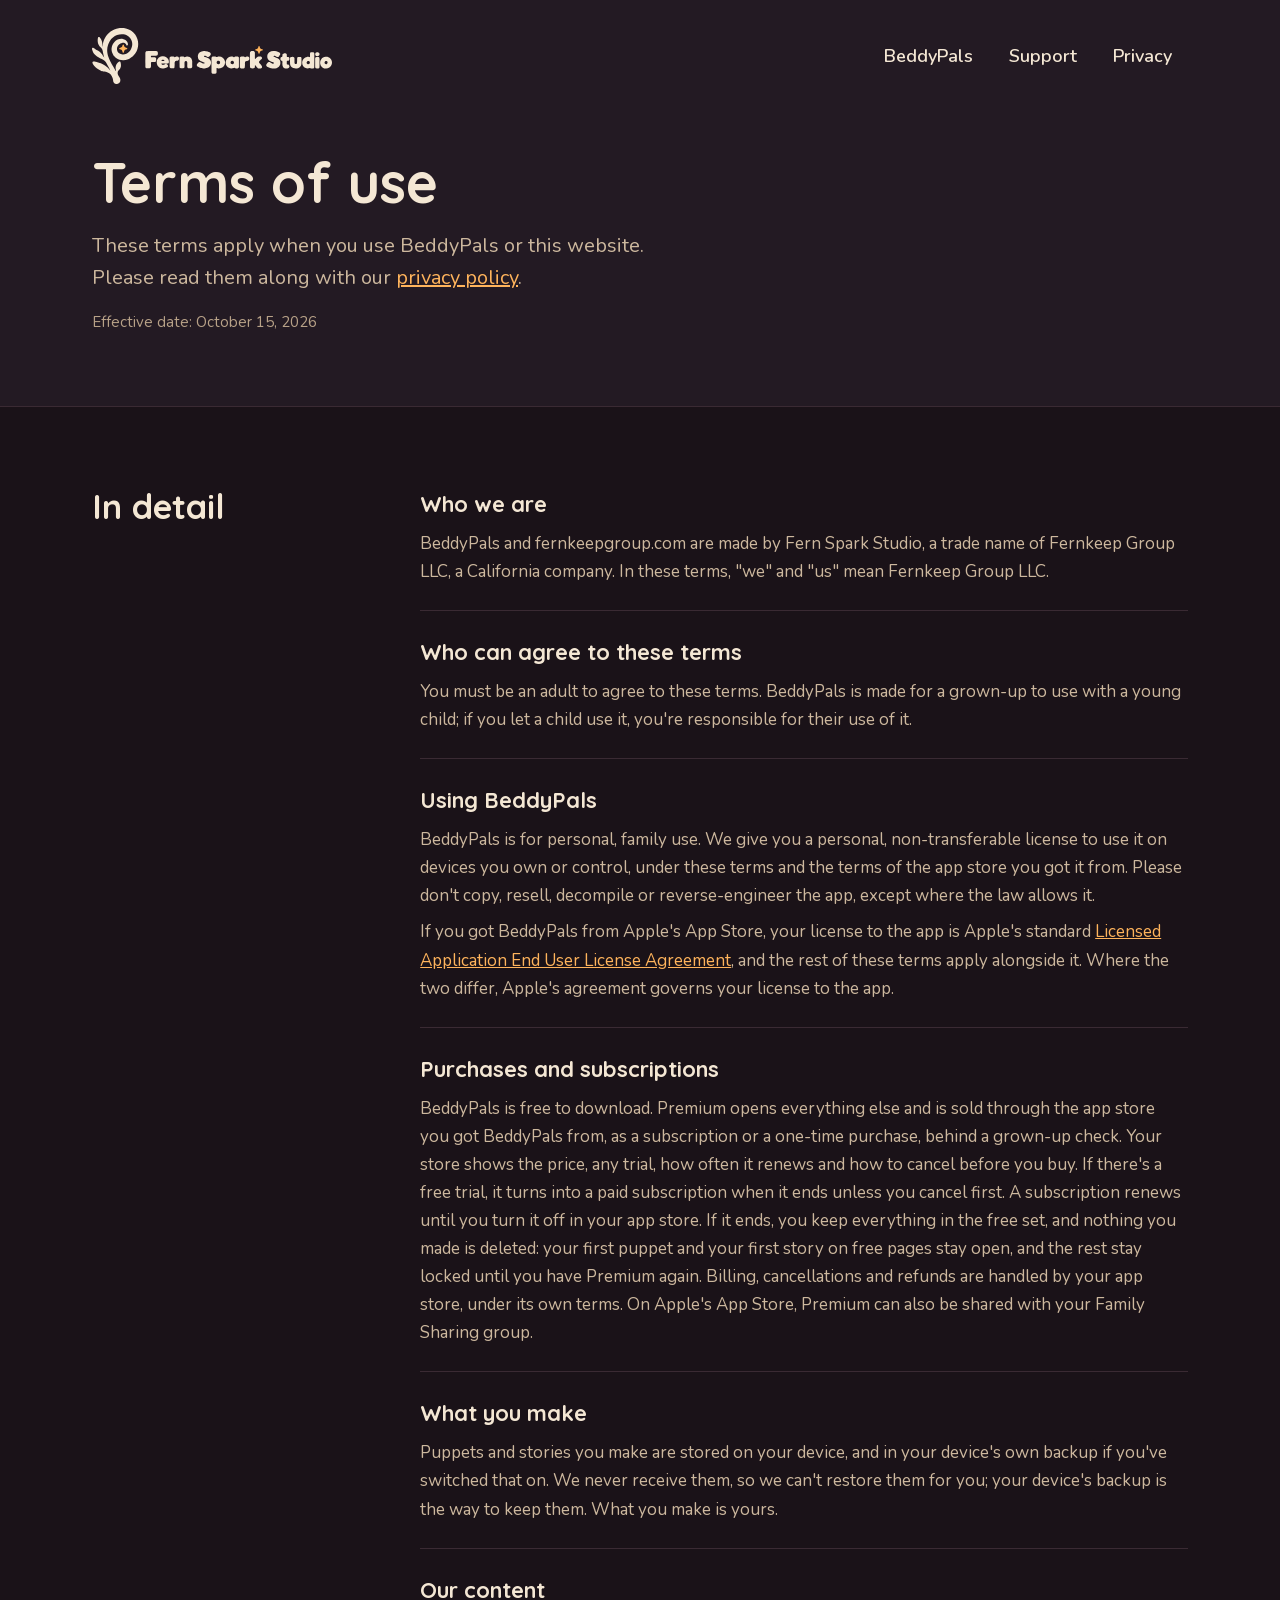
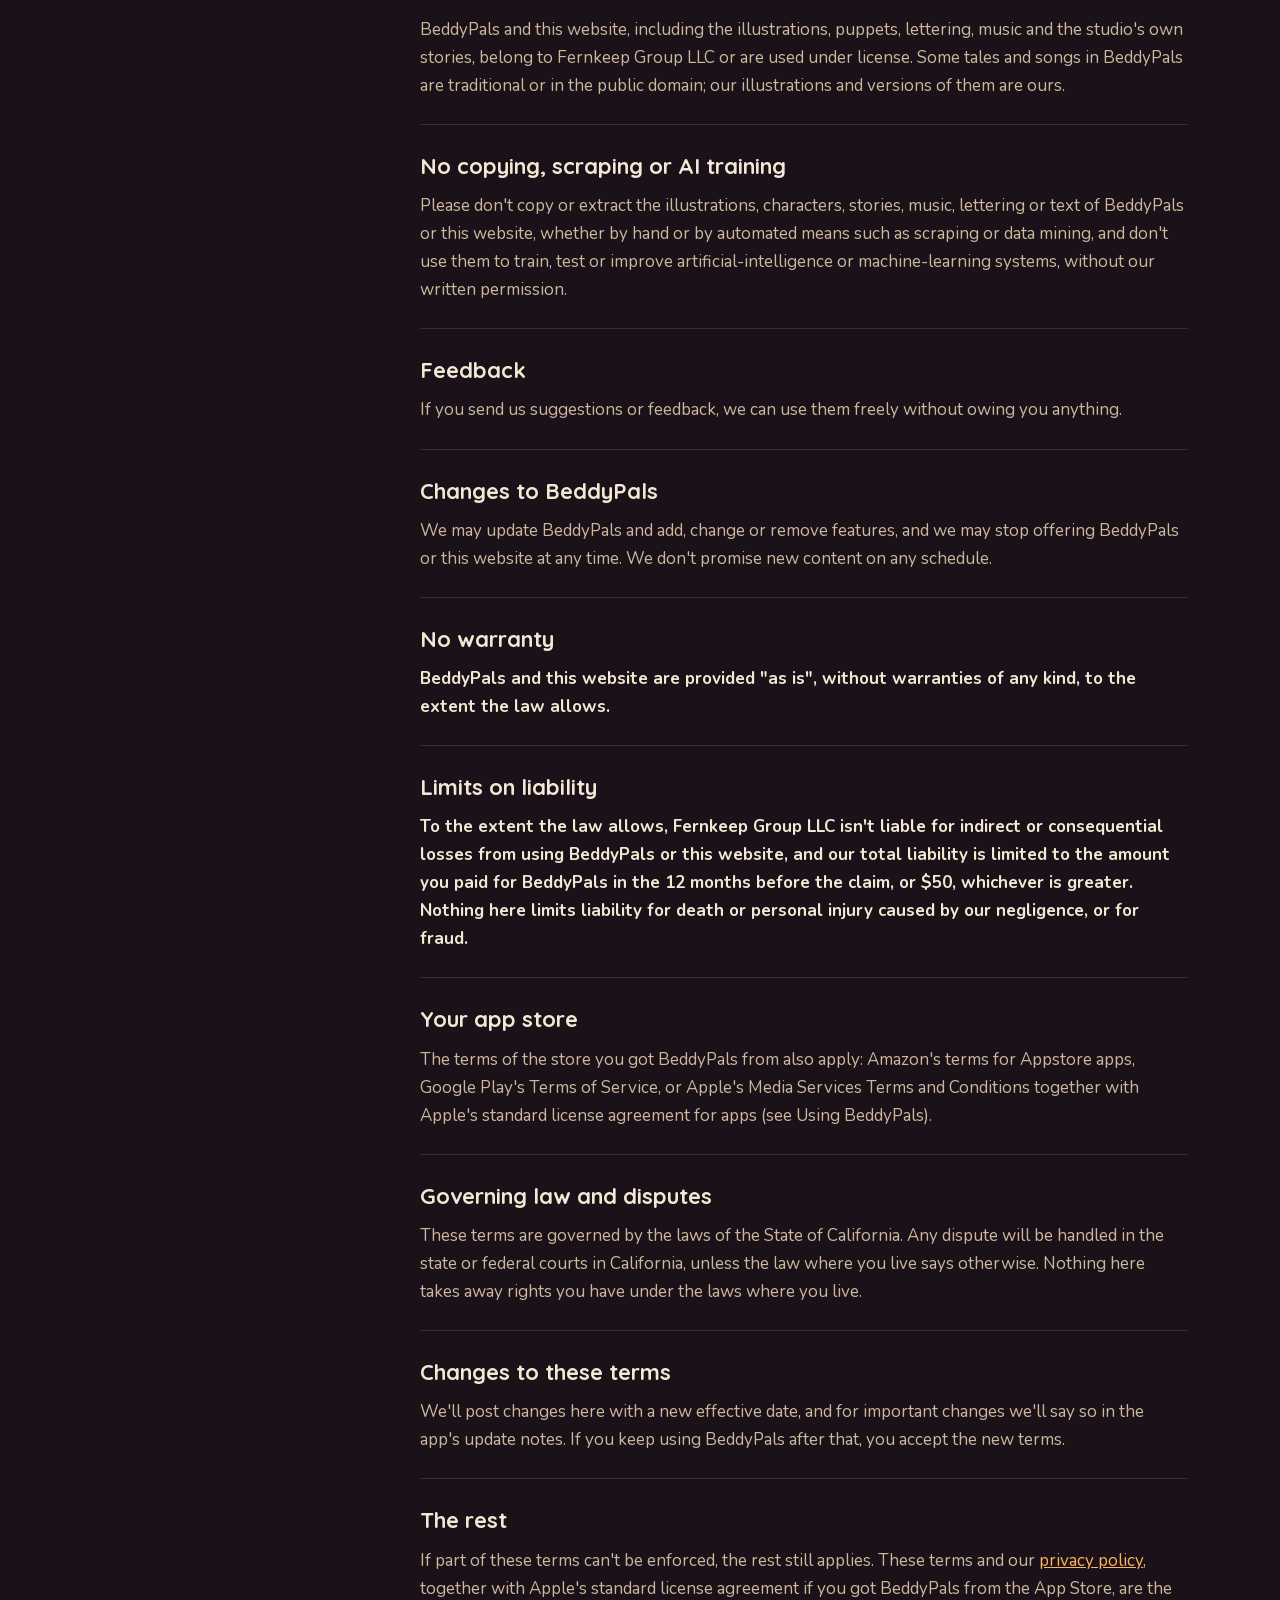
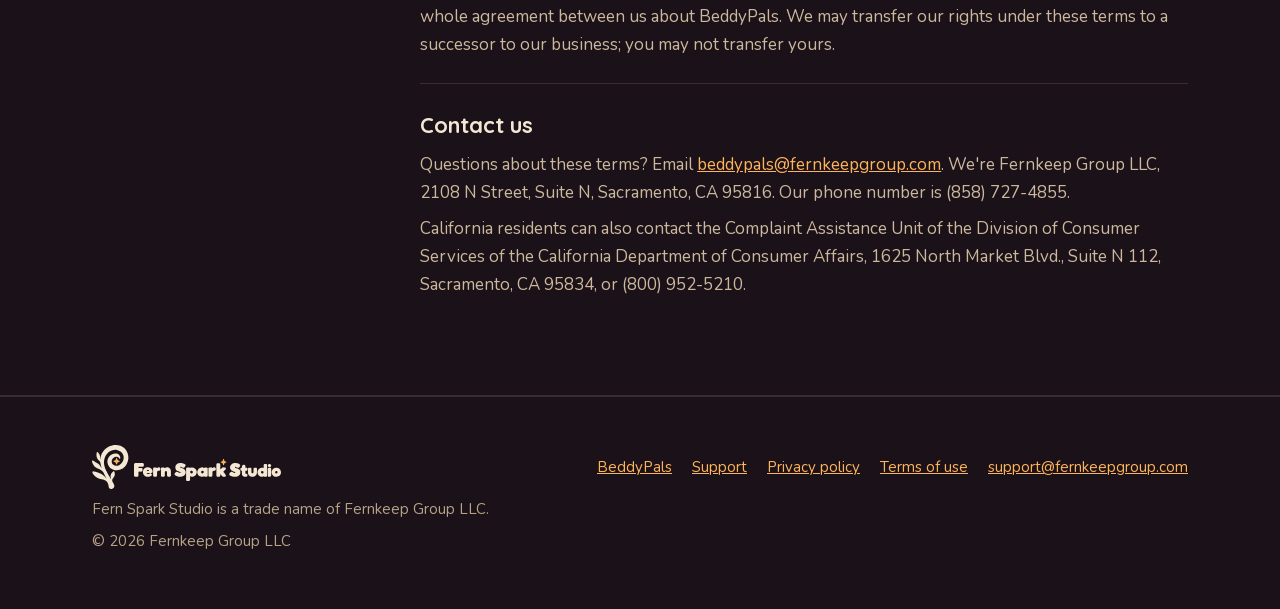
<file: terms.html>
<!doctype html>
<html lang="en">
<head>
<meta charset="utf-8">
<meta name="viewport" content="width=device-width, initial-scale=1">
<title>Fern Spark Studio: Terms of use</title>
<meta name="description" content="The terms for using BeddyPals and the Fern Spark Studio website.">
<meta property="og:type" content="website">
<meta property="og:site_name" content="Fern Spark Studio">
<meta property="og:title" content="Fern Spark Studio: Terms of use">
<meta property="og:description" content="The terms for using BeddyPals and the Fern Spark Studio website.">
<meta property="og:url" content="https://fernkeepgroup.com/terms.html">
<meta property="og:image" content="https://fernkeepgroup.com/images/splash-art-2.png">
<meta property="og:image:width" content="1600">
<meta property="og:image:height" content="1000">
<meta property="og:image:alt" content="BeddyPals: the Sleepy Bear and Little Rabbit cheering under a starry sky">
<meta name="twitter:card" content="summary_large_image">
<meta name="twitter:title" content="Fern Spark Studio: Terms of use">
<meta name="twitter:description" content="The terms for using BeddyPals and the Fern Spark Studio website.">
<meta name="twitter:image" content="https://fernkeepgroup.com/images/splash-art-2.png">
<link rel="icon" href="images/favicon-32.png" sizes="32x32" type="image/png">
<link rel="icon" href="images/favicon.svg" type="image/svg+xml">
<link rel="apple-touch-icon" href="images/apple-touch-icon.png">
<link rel="stylesheet" href="fonts/fonts.css">
<style>
body{margin:0;background:#231A23}
*,*::before,*::after{box-sizing:border-box}
a{color:#FFB45C}a:hover{color:#FFD39E}
@media (max-width:600px){h1,h2,h3{text-wrap:balance}p,li{text-wrap:pretty}.nw{white-space:nowrap}}
</style>
</head>
<body>
<div style="font-family: 'Nunito', 'Trebuchet MS', sans-serif; color: #F4E7D4; background: #231A23; font-size: 18px; line-height: 1.6">

<header style="max-width: 1160px; margin: 0 auto; padding: 28px 32px; display: flex; flex-wrap: wrap; align-items: center; justify-content: space-between; gap: 16px 32px">
<a href="index.html" style="font-family: 'Quicksand', 'Trebuchet MS', sans-serif; font-weight: 700; font-size: 26px; letter-spacing: -0.01em; color: #F4E7D4; text-decoration: none; min-height: 44px; display: flex; align-items: center"><img src="images/fernspark-dark-horizontal.svg" width="240" height="56" alt="Fern Spark Studio" style="display: block; height: 56px; width: auto"></a>
<nav aria-label="Main" style="display: flex; flex-wrap: wrap; gap: 4px">
<a href="beddypals.html" style="display: flex; align-items: center; min-height: 44px; padding: 0 16px; border-radius: 999px; color: #F4E7D4; text-decoration: none; font-weight: 600">BeddyPals</a>
<a href="support.html" style="display: flex; align-items: center; min-height: 44px; padding: 0 16px; border-radius: 999px; color: #F4E7D4; text-decoration: none; font-weight: 600">Support</a>
<a href="privacy.html" style="display: flex; align-items: center; min-height: 44px; padding: 0 16px; border-radius: 999px; color: #F4E7D4; text-decoration: none; font-weight: 600">Privacy</a>
</nav>
</header>

<section style="max-width: 1160px; margin: 0 auto; padding: 40px 32px 72px; display: flex; flex-direction: column; gap: 16px">
<h1 style="margin: 0; font-family: 'Quicksand', 'Trebuchet MS', sans-serif; font-weight: 700; font-size: clamp(40px, 5vw, 56px); line-height: 1.1; color: #F4E7D4">Terms of use</h1>
<p style="margin: 0; font-size: 20px; line-height: 1.6; color: #CDB89E; max-width: 560px">These terms apply when you use BeddyPals or this website. Please read them along with our <a href="privacy.html">privacy policy</a>.</p>
<p style="margin: 0; font-size: 15px; color: #B8A288">Effective date: October 15, 2026</p>
</section>

<section style="background: #1A1218; border-top: 1px solid #3A2A33; border-bottom: 1px solid #3A2A33">
<div style="max-width: 1160px; margin: 0 auto; padding: 80px 32px 96px; display: flex; flex-wrap: wrap; gap: 48px">
<div style="flex: 1 1 280px; min-width: 0">
<h2 style="margin: 0; font-family: 'Quicksand', 'Trebuchet MS', sans-serif; font-weight: 700; font-size: 34px; line-height: 1.2; color: #F4E7D4">In detail</h2>
</div>
<div style="flex: 999 1 560px; min-width: 0; display: flex; flex-direction: column">

<div style="padding: 0 0 24px; border-bottom: 1px solid #3A2A33; display: flex; flex-direction: column; gap: 8px">
<h3 style="margin: 0; font-family: 'Quicksand', 'Trebuchet MS', sans-serif; font-weight: 700; font-size: 22px; color: #F4E7D4">Who we are</h3>
<p style="margin: 0; font-size: 17px; line-height: 1.65; color: #CDB89E">BeddyPals and fernkeepgroup.com are made by Fern Spark Studio, a trade name of Fernkeep Group LLC, a California company. In these terms, "we" and "us" mean Fernkeep Group LLC.</p>
</div>
<div style="padding: 24px 0; border-bottom: 1px solid #3A2A33; display: flex; flex-direction: column; gap: 8px">
<h3 style="margin: 0; font-family: 'Quicksand', 'Trebuchet MS', sans-serif; font-weight: 700; font-size: 22px; color: #F4E7D4">Who can agree to these terms</h3>
<p style="margin: 0; font-size: 17px; line-height: 1.65; color: #CDB89E">You must be an adult to agree to these terms. BeddyPals is made for a <span class="nw">grown-up</span> to use with a young child; if you let a child use it, you're responsible for their use of it.</p>
</div>
<div style="padding: 24px 0; border-bottom: 1px solid #3A2A33; display: flex; flex-direction: column; gap: 8px">
<h3 style="margin: 0; font-family: 'Quicksand', 'Trebuchet MS', sans-serif; font-weight: 700; font-size: 22px; color: #F4E7D4">Using BeddyPals</h3>
<p style="margin: 0; font-size: 17px; line-height: 1.65; color: #CDB89E">BeddyPals is for personal, family use. We give you a personal, non-transferable license to use it on devices you own or control, under these terms and the terms of the app store you got it from. Please don't copy, resell, decompile or reverse-engineer the app, except where the law allows it.</p>
<p style="margin: 0; font-size: 17px; line-height: 1.65; color: #CDB89E">If you got BeddyPals from Apple's App&nbsp;Store, your license to the app is Apple's standard <a href="https://www.apple.com/legal/internet-services/itunes/dev/stdeula/">Licensed Application End User License Agreement</a>, and the rest of these terms apply alongside it. Where the two differ, Apple's agreement governs your license to the app.</p>
</div>
<div style="padding: 24px 0; border-bottom: 1px solid #3A2A33; display: flex; flex-direction: column; gap: 8px">
<h3 style="margin: 0; font-family: 'Quicksand', 'Trebuchet MS', sans-serif; font-weight: 700; font-size: 22px; color: #F4E7D4">Purchases and subscriptions</h3>
<p style="margin: 0; font-size: 17px; line-height: 1.65; color: #CDB89E">BeddyPals is free to download. Premium opens everything else and is sold through the app store you got BeddyPals from, as a subscription or a one-time purchase, behind a <span class="nw">grown-up</span> check. Your store shows the price, any trial, how often it renews and how to cancel before you buy. If there's a free trial, it turns into a paid subscription when it ends unless you cancel first. A subscription renews until you turn it off in your app store. If it ends, you keep everything in the free set, and nothing you made is deleted: your first puppet and your first story on free pages stay open, and the rest stay locked until you have Premium again. Billing, cancellations and refunds are handled by your app store, under its own terms. On Apple's App&nbsp;Store, Premium can also be shared with your Family Sharing group.</p>
</div>
<div style="padding: 24px 0; border-bottom: 1px solid #3A2A33; display: flex; flex-direction: column; gap: 8px">
<h3 style="margin: 0; font-family: 'Quicksand', 'Trebuchet MS', sans-serif; font-weight: 700; font-size: 22px; color: #F4E7D4">What you make</h3>
<p style="margin: 0; font-size: 17px; line-height: 1.65; color: #CDB89E">Puppets and stories you make are stored on your device, and in your device's own backup if you've switched that on. We never receive them, so we can't restore them for you; your device's backup is the way to keep them. What you make is yours.</p>
</div>
<div style="padding: 24px 0; border-bottom: 1px solid #3A2A33; display: flex; flex-direction: column; gap: 8px">
<h3 style="margin: 0; font-family: 'Quicksand', 'Trebuchet MS', sans-serif; font-weight: 700; font-size: 22px; color: #F4E7D4">Our content</h3>
<p style="margin: 0; font-size: 17px; line-height: 1.65; color: #CDB89E">BeddyPals and this website, including the illustrations, puppets, lettering, music and the studio's own stories, belong to Fernkeep Group LLC or are used under license. Some tales and songs in BeddyPals are traditional or in the public domain; our illustrations and versions of them are ours.</p>
</div>
<div style="padding: 24px 0; border-bottom: 1px solid #3A2A33; display: flex; flex-direction: column; gap: 8px">
<h3 style="margin: 0; font-family: 'Quicksand', 'Trebuchet MS', sans-serif; font-weight: 700; font-size: 22px; color: #F4E7D4">No copying, scraping or AI training</h3>
<p style="margin: 0; font-size: 17px; line-height: 1.65; color: #CDB89E">Please don't copy or extract the illustrations, characters, stories, music, lettering or text of BeddyPals or this website, whether by hand or by automated means such as scraping or data mining, and don't use them to train, test or improve artificial-intelligence or machine-learning systems, without our written permission.</p>
</div>
<div style="padding: 24px 0; border-bottom: 1px solid #3A2A33; display: flex; flex-direction: column; gap: 8px">
<h3 style="margin: 0; font-family: 'Quicksand', 'Trebuchet MS', sans-serif; font-weight: 700; font-size: 22px; color: #F4E7D4">Feedback</h3>
<p style="margin: 0; font-size: 17px; line-height: 1.65; color: #CDB89E">If you send us suggestions or feedback, we can use them freely without owing you anything.</p>
</div>
<div style="padding: 24px 0; border-bottom: 1px solid #3A2A33; display: flex; flex-direction: column; gap: 8px">
<h3 style="margin: 0; font-family: 'Quicksand', 'Trebuchet MS', sans-serif; font-weight: 700; font-size: 22px; color: #F4E7D4">Changes to BeddyPals</h3>
<p style="margin: 0; font-size: 17px; line-height: 1.65; color: #CDB89E">We may update BeddyPals and add, change or remove features, and we may stop offering BeddyPals or this website at any time. We don't promise new content on any schedule.</p>
</div>
<div style="padding: 24px 0; border-bottom: 1px solid #3A2A33; display: flex; flex-direction: column; gap: 8px">
<h3 style="margin: 0; font-family: 'Quicksand', 'Trebuchet MS', sans-serif; font-weight: 700; font-size: 22px; color: #F4E7D4">No warranty</h3>
<p style="margin: 0; font-size: 17px; line-height: 1.65; color: #CDB89E"><strong style="color: #F4E7D4">BeddyPals and this website are provided "as is", without warranties of any kind, to the extent the law allows.</strong></p>
</div>
<div style="padding: 24px 0; border-bottom: 1px solid #3A2A33; display: flex; flex-direction: column; gap: 8px">
<h3 style="margin: 0; font-family: 'Quicksand', 'Trebuchet MS', sans-serif; font-weight: 700; font-size: 22px; color: #F4E7D4">Limits on liability</h3>
<p style="margin: 0; font-size: 17px; line-height: 1.65; color: #CDB89E"><strong style="color: #F4E7D4">To the extent the law allows, Fernkeep Group LLC isn't liable for indirect or consequential losses from using BeddyPals or this website, and our total liability is limited to the amount you paid for BeddyPals in the 12 months before the claim, or $50, whichever is greater. Nothing here limits liability for death or personal injury caused by our negligence, or for fraud.</strong></p>
</div>
<div style="padding: 24px 0; border-bottom: 1px solid #3A2A33; display: flex; flex-direction: column; gap: 8px">
<h3 style="margin: 0; font-family: 'Quicksand', 'Trebuchet MS', sans-serif; font-weight: 700; font-size: 22px; color: #F4E7D4">Your app store</h3>
<p style="margin: 0; font-size: 17px; line-height: 1.65; color: #CDB89E">The terms of the store you got BeddyPals from also apply: Amazon's terms for Appstore apps, Google Play's Terms of Service, or Apple's Media Services Terms and Conditions together with Apple's standard license agreement for apps (see Using BeddyPals).</p>
</div>
<div style="padding: 24px 0; border-bottom: 1px solid #3A2A33; display: flex; flex-direction: column; gap: 8px">
<h3 style="margin: 0; font-family: 'Quicksand', 'Trebuchet MS', sans-serif; font-weight: 700; font-size: 22px; color: #F4E7D4">Governing law and disputes</h3>
<p style="margin: 0; font-size: 17px; line-height: 1.65; color: #CDB89E">These terms are governed by the laws of the State of California. Any dispute will be handled in the state or federal courts in California, unless the law where you live says otherwise. Nothing here takes away rights you have under the laws where you live.</p>
</div>
<div style="padding: 24px 0; border-bottom: 1px solid #3A2A33; display: flex; flex-direction: column; gap: 8px">
<h3 style="margin: 0; font-family: 'Quicksand', 'Trebuchet MS', sans-serif; font-weight: 700; font-size: 22px; color: #F4E7D4">Changes to these terms</h3>
<p style="margin: 0; font-size: 17px; line-height: 1.65; color: #CDB89E">We'll post changes here with a new effective date, and for important changes we'll say so in the app's update notes. If you keep using BeddyPals after that, you accept the new terms.</p>
</div>
<div style="padding: 24px 0; border-bottom: 1px solid #3A2A33; display: flex; flex-direction: column; gap: 8px">
<h3 style="margin: 0; font-family: 'Quicksand', 'Trebuchet MS', sans-serif; font-weight: 700; font-size: 22px; color: #F4E7D4">The rest</h3>
<p style="margin: 0; font-size: 17px; line-height: 1.65; color: #CDB89E">If part of these terms can't be enforced, the rest still applies. These terms and our <a href="privacy.html">privacy policy</a>, together with Apple's standard license agreement if you got BeddyPals from the App&nbsp;Store, are the whole agreement between us about BeddyPals. We may transfer our rights under these terms to a successor to our business; you may not transfer yours.</p>
</div>
<div style="padding: 24px 0 0; display: flex; flex-direction: column; gap: 8px">
<h3 style="margin: 0; font-family: 'Quicksand', 'Trebuchet MS', sans-serif; font-weight: 700; font-size: 22px; color: #F4E7D4">Contact us</h3>
<p style="margin: 0; font-size: 17px; line-height: 1.65; color: #CDB89E">Questions about these terms? Email <a href="mailto:beddypals@fernkeepgroup.com">beddypals@fernkeepgroup.com</a>. We're Fernkeep Group LLC, 2108 N Street, Suite N, Sacramento, CA 95816. Our phone number is (858) 727-4855.</p>
<p style="margin: 0; font-size: 17px; line-height: 1.65; color: #CDB89E">California residents can also contact the Complaint Assistance Unit of the Division of Consumer Services of the California Department of Consumer Affairs, 1625 North Market Blvd., Suite N 112, Sacramento, CA 95834, or (800) 952-5210.</p>
</div>

</div>
</div>
</section>

<footer style="background: #1A1218; border-top: 1px solid #3A2A33">
<div style="max-width: 1160px; margin: 0 auto; padding: 48px 32px 56px; display: flex; flex-wrap: wrap; justify-content: space-between; gap: 32px">
<div style="display: flex; flex-direction: column; gap: 8px; max-width: 460px">
<img src="images/fernspark-dark-horizontal.svg" width="189" height="44" alt="Fern Spark Studio" style="display: block; height: 44px; width: auto; align-self: flex-start">
<p style="margin: 0; font-size: 15px; color: #B8A288">Fern Spark Studio is a trade name of Fernkeep Group LLC.</p>
<p style="margin: 0; font-size: 15px; color: #B8A288">© 2026 Fernkeep Group LLC</p>
</div>
<nav aria-label="Footer" style="display: flex; flex-wrap: wrap; gap: 4px 20px; align-items: flex-start">
<a href="beddypals.html" style="font-size: 15px; min-height: 44px; display: flex; align-items: center">BeddyPals</a>
<a href="support.html" style="font-size: 15px; min-height: 44px; display: flex; align-items: center">Support</a>
<a href="privacy.html" style="font-size: 15px; min-height: 44px; display: flex; align-items: center">Privacy policy</a>
<a href="terms.html" aria-current="page" style="font-size: 15px; min-height: 44px; display: flex; align-items: center">Terms of use</a>
<a href="mailto:support@fernkeepgroup.com" style="font-size: 15px; min-height: 44px; display: flex; align-items: center">support@fernkeepgroup.com</a>
</nav>
</div>
</footer>

</div>
</body>
</html>
</file>
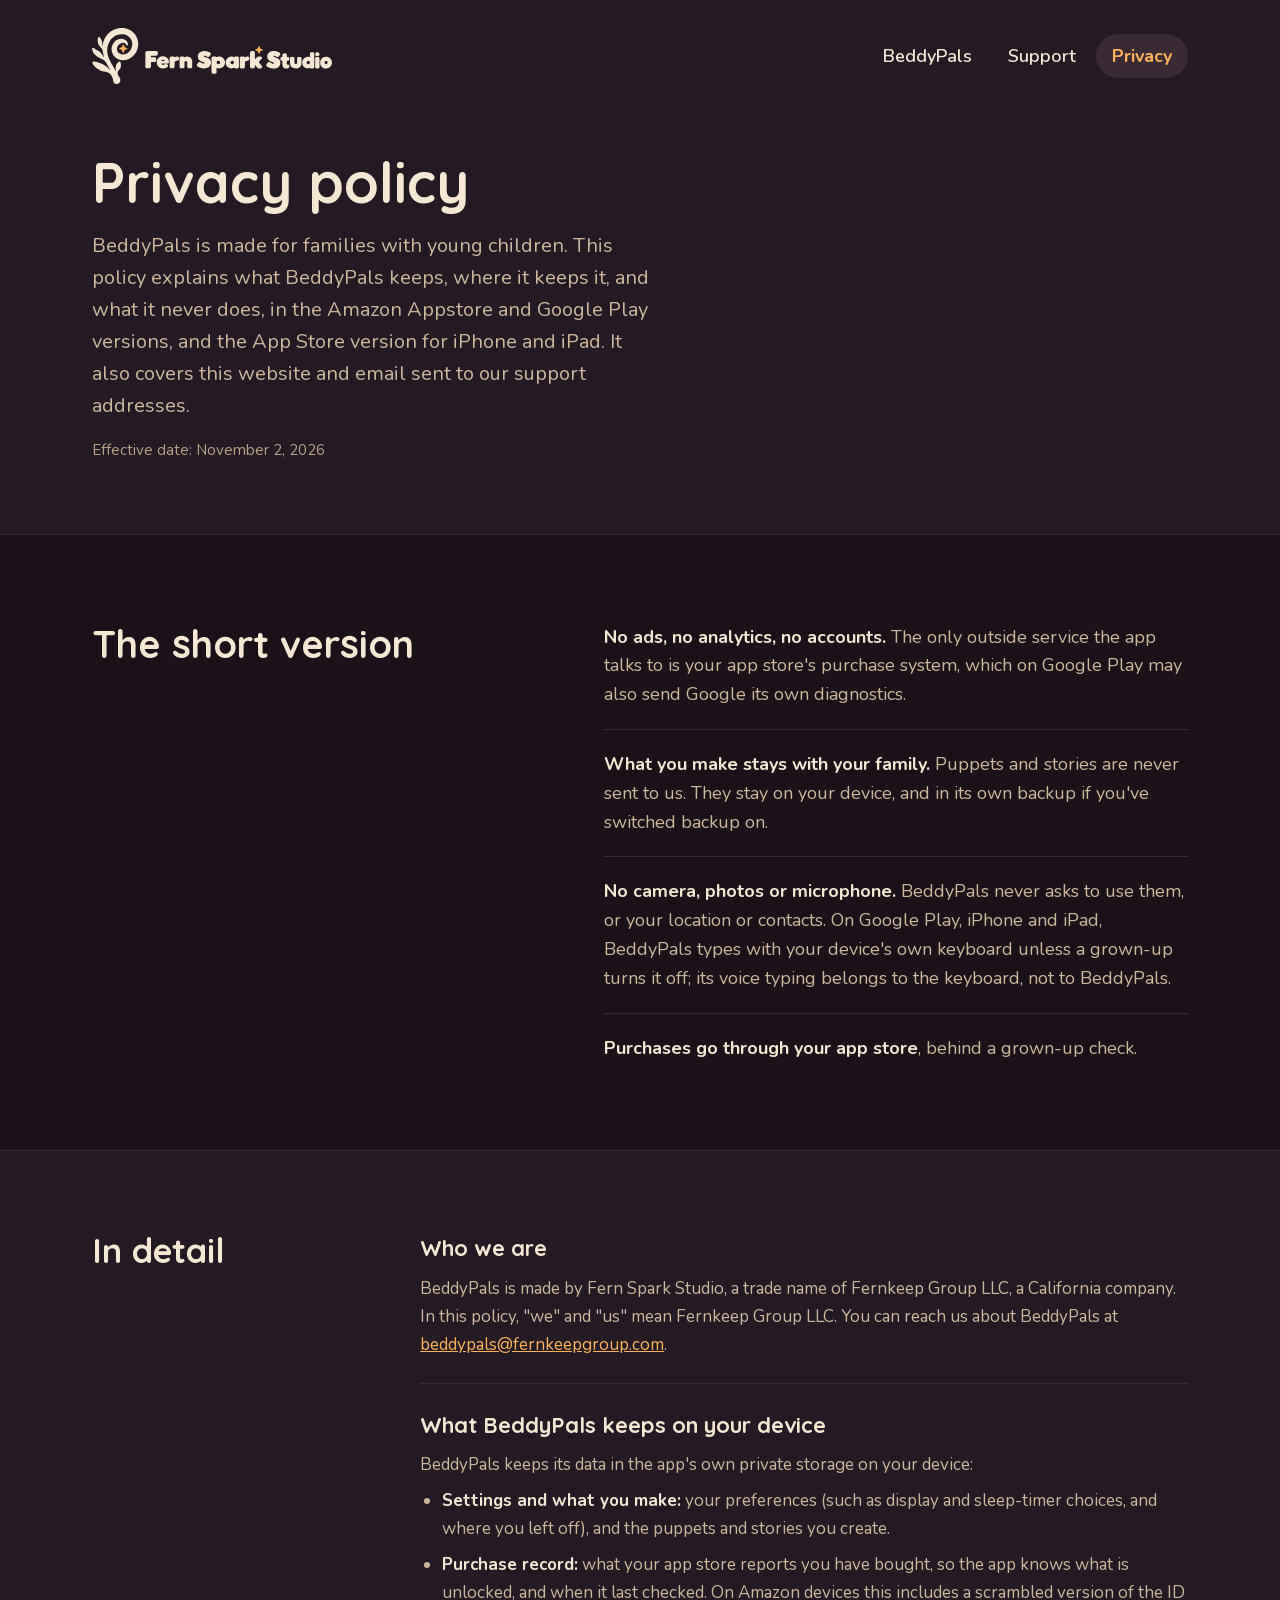
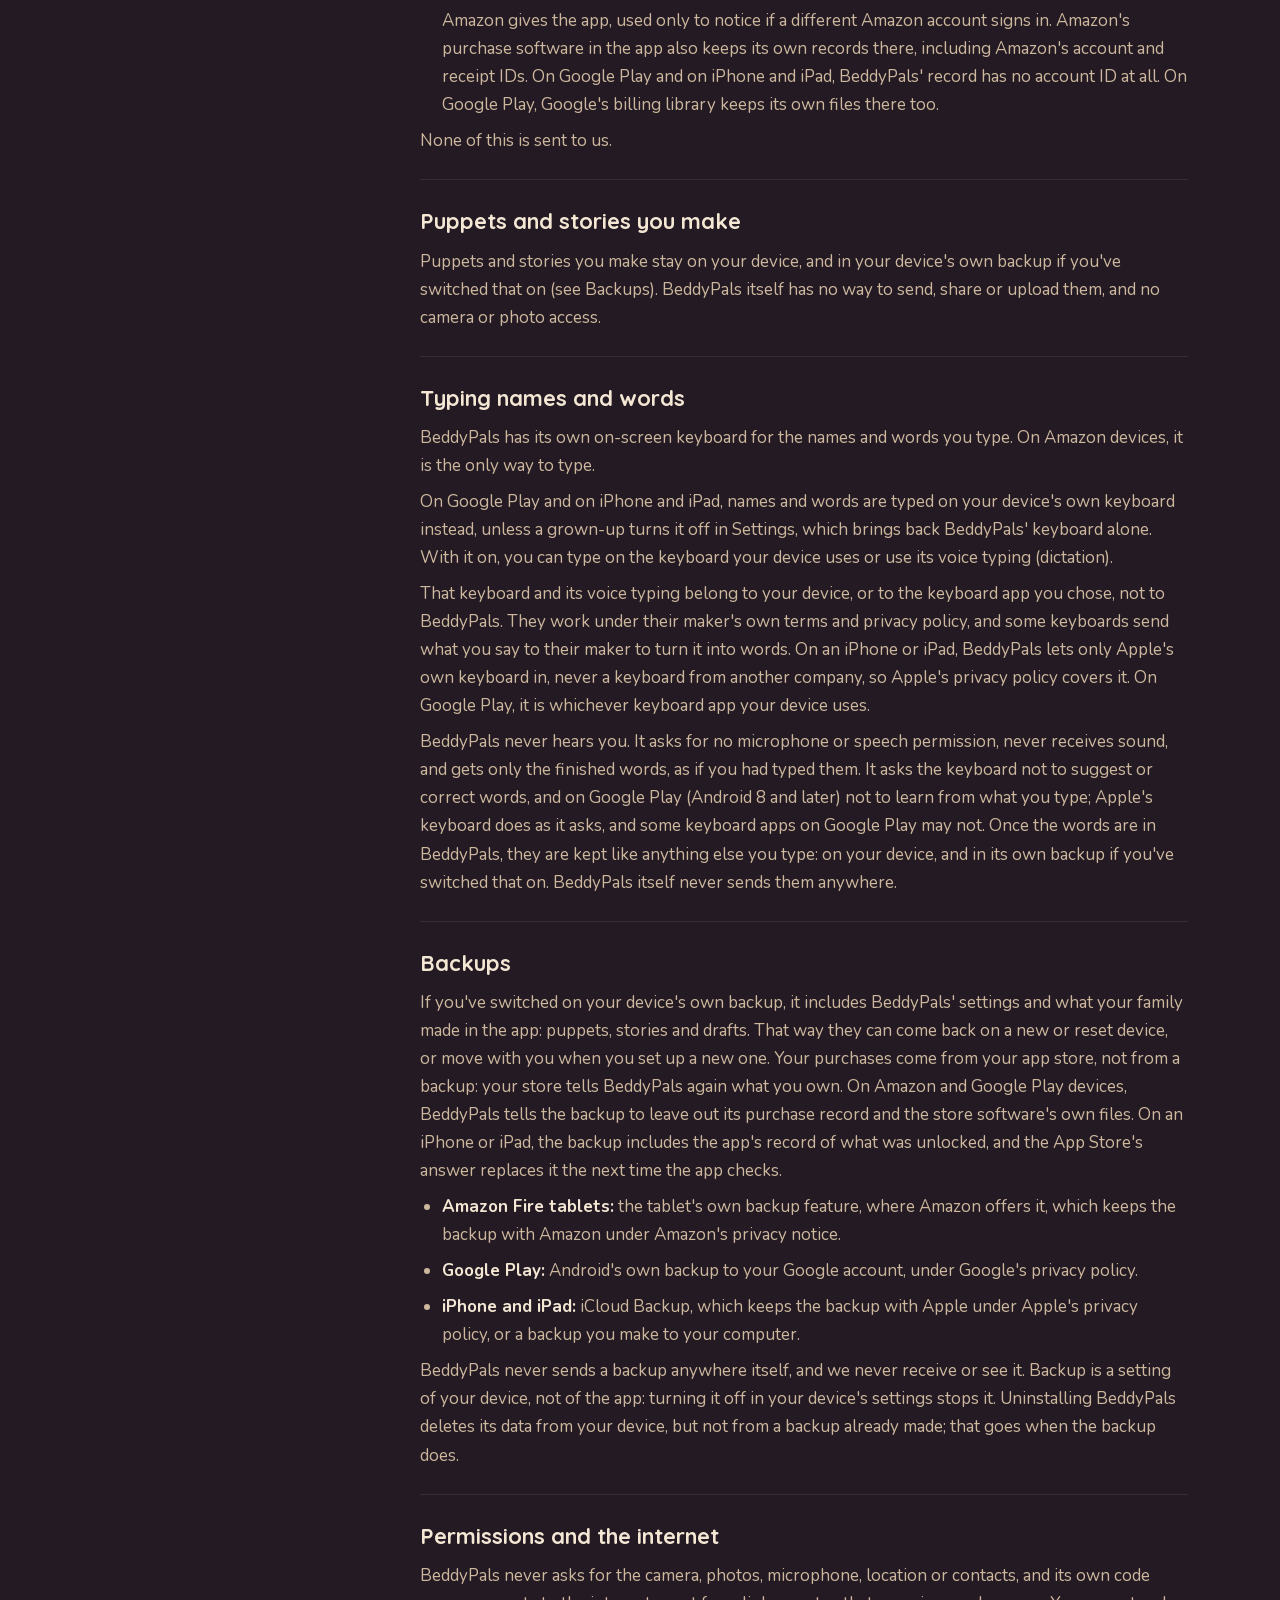
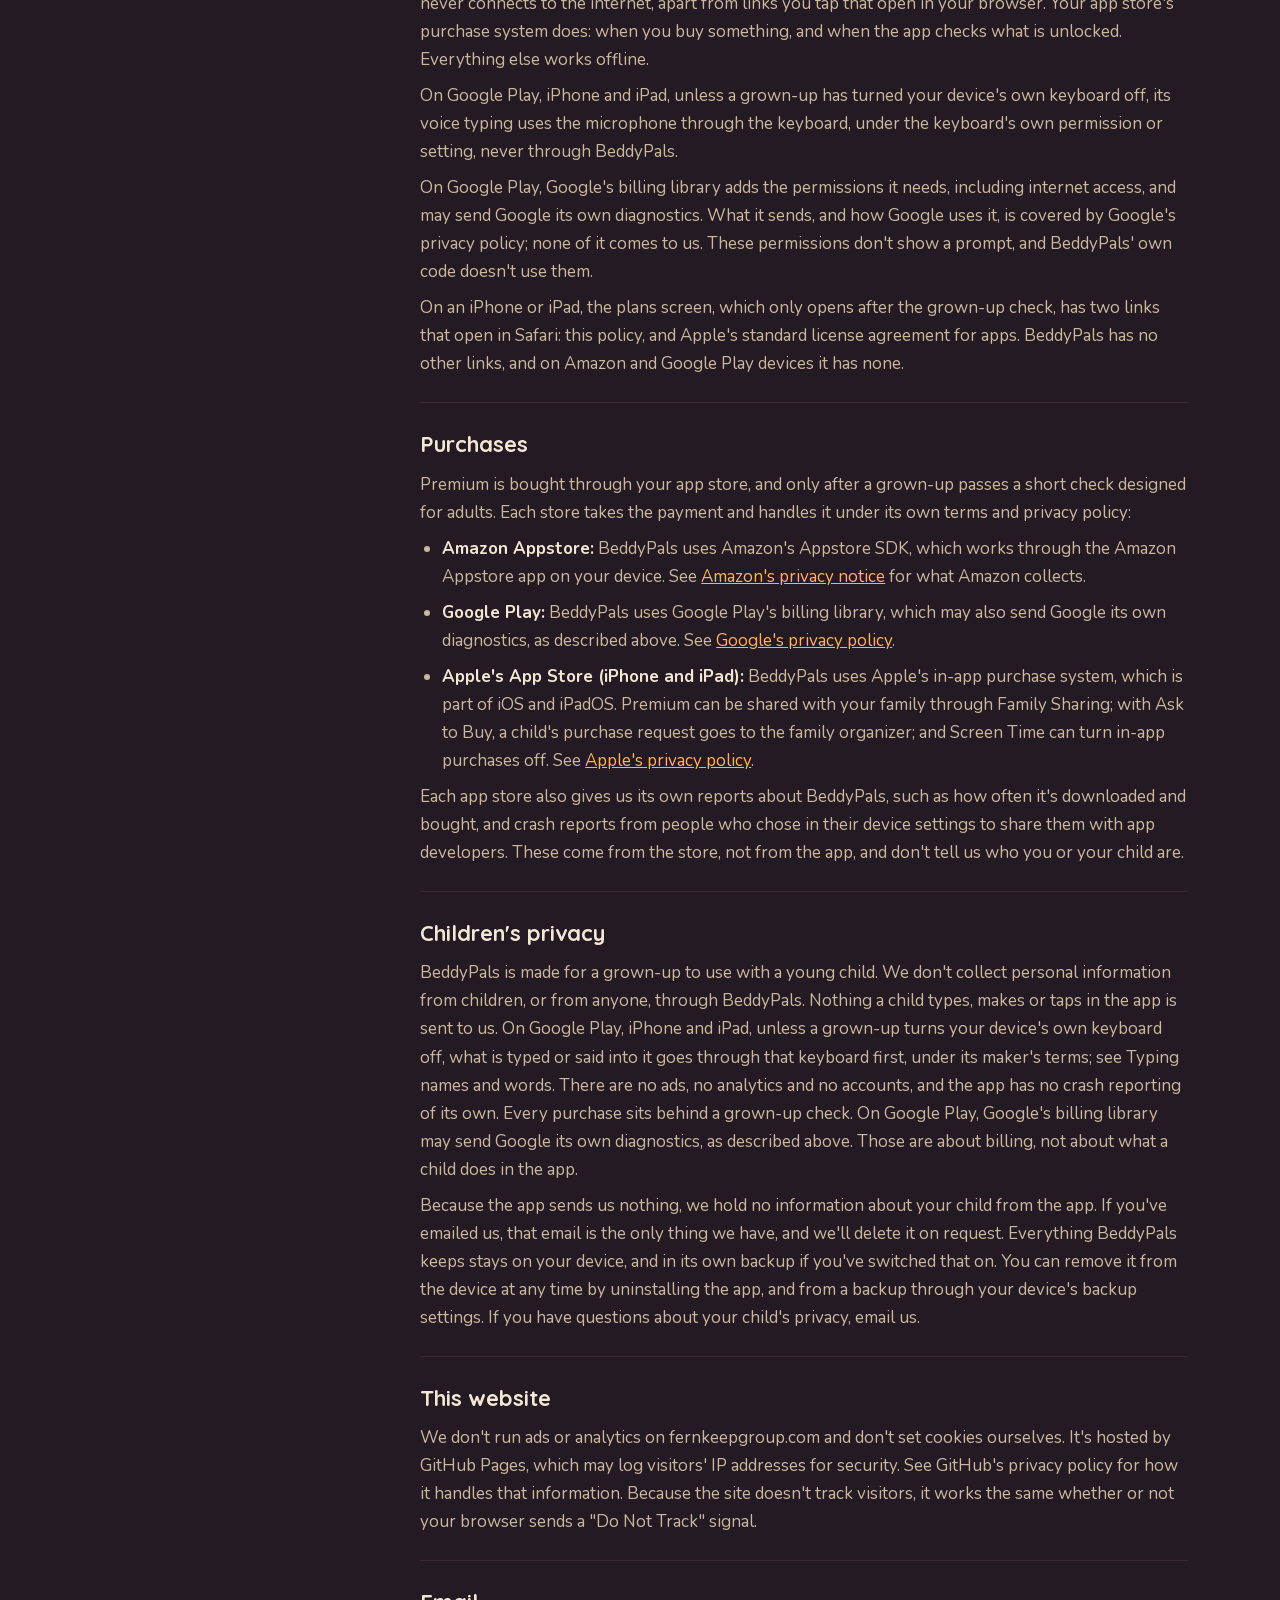
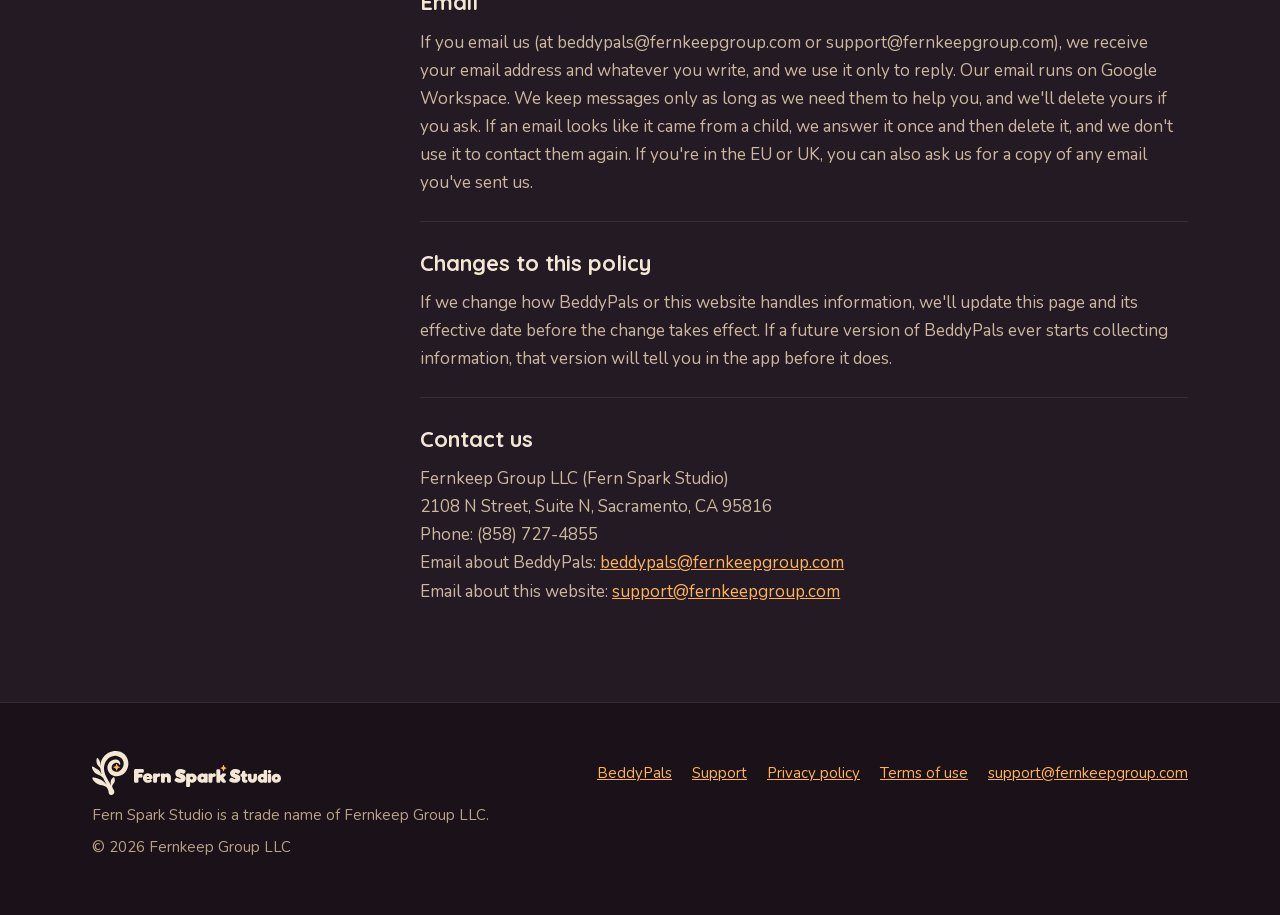
<file: beddypals/privacy.html>
<!doctype html>
<html lang="en">
<head>
<meta charset="utf-8">
<meta name="viewport" content="width=device-width, initial-scale=1">
<title>BeddyPals privacy policy</title>
<!-- This address is used by the BeddyPals apps and store listings; the page itself lives at /privacy.html. -->
<meta http-equiv="refresh" content="0; url=/privacy.html">
<link rel="canonical" href="https://fernkeepgroup.com/privacy.html">
<meta name="robots" content="noindex">
<style>body{margin:0;background:#231A23;color:#F4E7D4;font-family:'Nunito','Trebuchet MS',sans-serif}a{color:#FFB45C}</style>
</head>
<body>
<p style="padding: 32px; font-size: 18px">Taking you to <a href="/privacy.html">the privacy policy</a>.</p>
<script>location.replace("/privacy.html" + location.hash);</script>
</body>
</html>
</file>
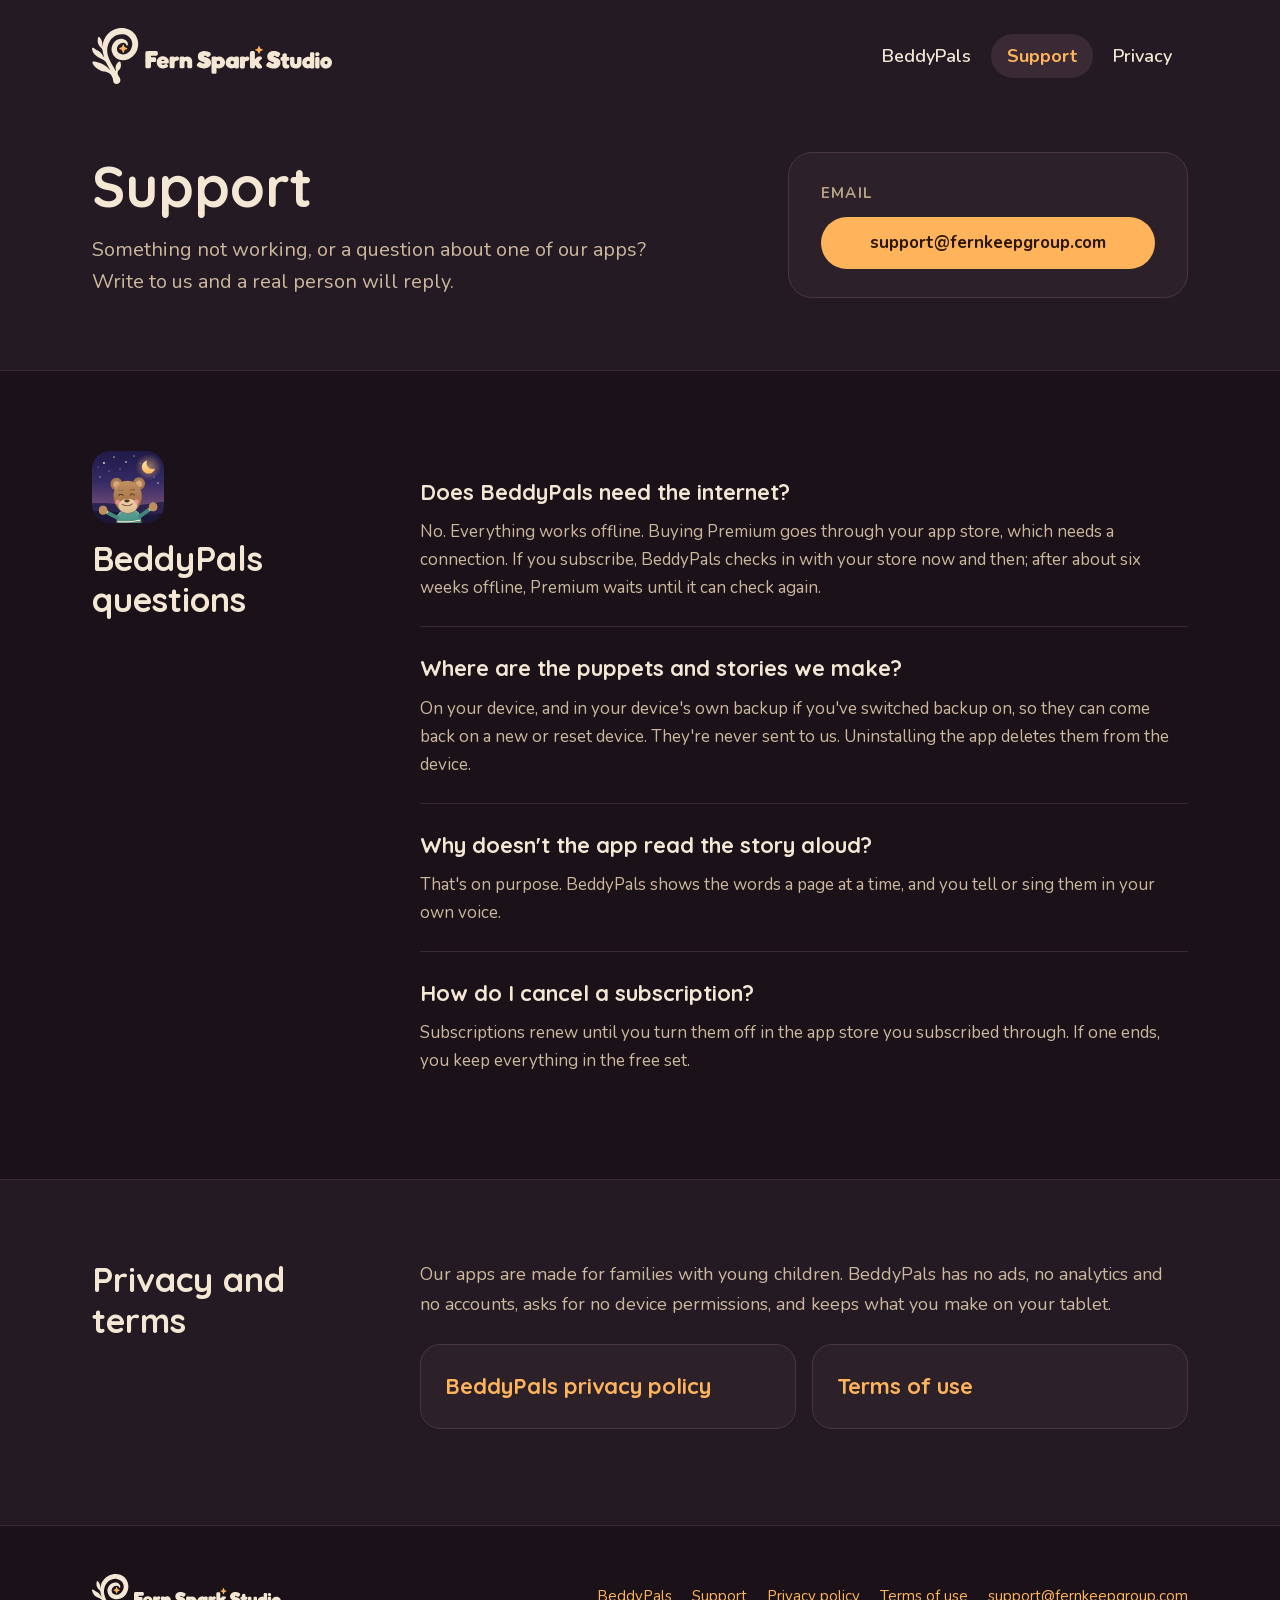
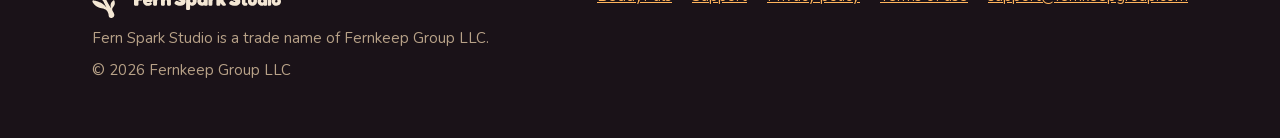
<file: beddypals/support.html>
<!doctype html>
<html lang="en">
<head>
<meta charset="utf-8">
<meta name="viewport" content="width=device-width, initial-scale=1">
<title>BeddyPals support</title>
<!-- This address is used by the BeddyPals apps and store listings; the page itself lives at /support.html. -->
<meta http-equiv="refresh" content="0; url=/support.html">
<link rel="canonical" href="https://fernkeepgroup.com/support.html">
<meta name="robots" content="noindex">
<style>body{margin:0;background:#231A23;color:#F4E7D4;font-family:'Nunito','Trebuchet MS',sans-serif}a{color:#FFB45C}</style>
</head>
<body>
<p style="padding: 32px; font-size: 18px">Taking you to <a href="/support.html">Support</a>.</p>
<script>location.replace("/support.html" + location.hash);</script>
</body>
</html>
</file>
<file: fonts/fonts.css>
/* Quicksand and Nunito, latin subset, self-hosted (SIL Open Font License 1.1; see OFL-*.txt).
   Same @font-face rules Google Fonts served for this site's stylesheet link, with local files. */
@font-face {
  font-family: 'Nunito';
  font-style: normal;
  font-weight: 400;
  font-display: swap;
  src: url(nunito-latin.woff2) format('woff2');
  unicode-range: U+0000-00FF, U+0131, U+0152-0153, U+02BB-02BC, U+02C6, U+02DA, U+02DC, U+0304, U+0308, U+0329, U+2000-206F, U+20AC, U+2122, U+2191, U+2193, U+2212, U+2215, U+FEFF, U+FFFD;
}
@font-face {
  font-family: 'Nunito';
  font-style: normal;
  font-weight: 600;
  font-display: swap;
  src: url(nunito-latin.woff2) format('woff2');
  unicode-range: U+0000-00FF, U+0131, U+0152-0153, U+02BB-02BC, U+02C6, U+02DA, U+02DC, U+0304, U+0308, U+0329, U+2000-206F, U+20AC, U+2122, U+2191, U+2193, U+2212, U+2215, U+FEFF, U+FFFD;
}
@font-face {
  font-family: 'Nunito';
  font-style: normal;
  font-weight: 700;
  font-display: swap;
  src: url(nunito-latin.woff2) format('woff2');
  unicode-range: U+0000-00FF, U+0131, U+0152-0153, U+02BB-02BC, U+02C6, U+02DA, U+02DC, U+0304, U+0308, U+0329, U+2000-206F, U+20AC, U+2122, U+2191, U+2193, U+2212, U+2215, U+FEFF, U+FFFD;
}
@font-face {
  font-family: 'Quicksand';
  font-style: normal;
  font-weight: 500;
  font-display: swap;
  src: url(quicksand-latin.woff2) format('woff2');
  unicode-range: U+0000-00FF, U+0131, U+0152-0153, U+02BB-02BC, U+02C6, U+02DA, U+02DC, U+0304, U+0308, U+0329, U+2000-206F, U+20AC, U+2122, U+2191, U+2193, U+2212, U+2215, U+FEFF, U+FFFD;
}
@font-face {
  font-family: 'Quicksand';
  font-style: normal;
  font-weight: 600;
  font-display: swap;
  src: url(quicksand-latin.woff2) format('woff2');
  unicode-range: U+0000-00FF, U+0131, U+0152-0153, U+02BB-02BC, U+02C6, U+02DA, U+02DC, U+0304, U+0308, U+0329, U+2000-206F, U+20AC, U+2122, U+2191, U+2193, U+2212, U+2215, U+FEFF, U+FFFD;
}
@font-face {
  font-family: 'Quicksand';
  font-style: normal;
  font-weight: 700;
  font-display: swap;
  src: url(quicksand-latin.woff2) format('woff2');
  unicode-range: U+0000-00FF, U+0131, U+0152-0153, U+02BB-02BC, U+02C6, U+02DA, U+02DC, U+0304, U+0308, U+0329, U+2000-206F, U+20AC, U+2122, U+2191, U+2193, U+2212, U+2215, U+FEFF, U+FFFD;
}
</file>
